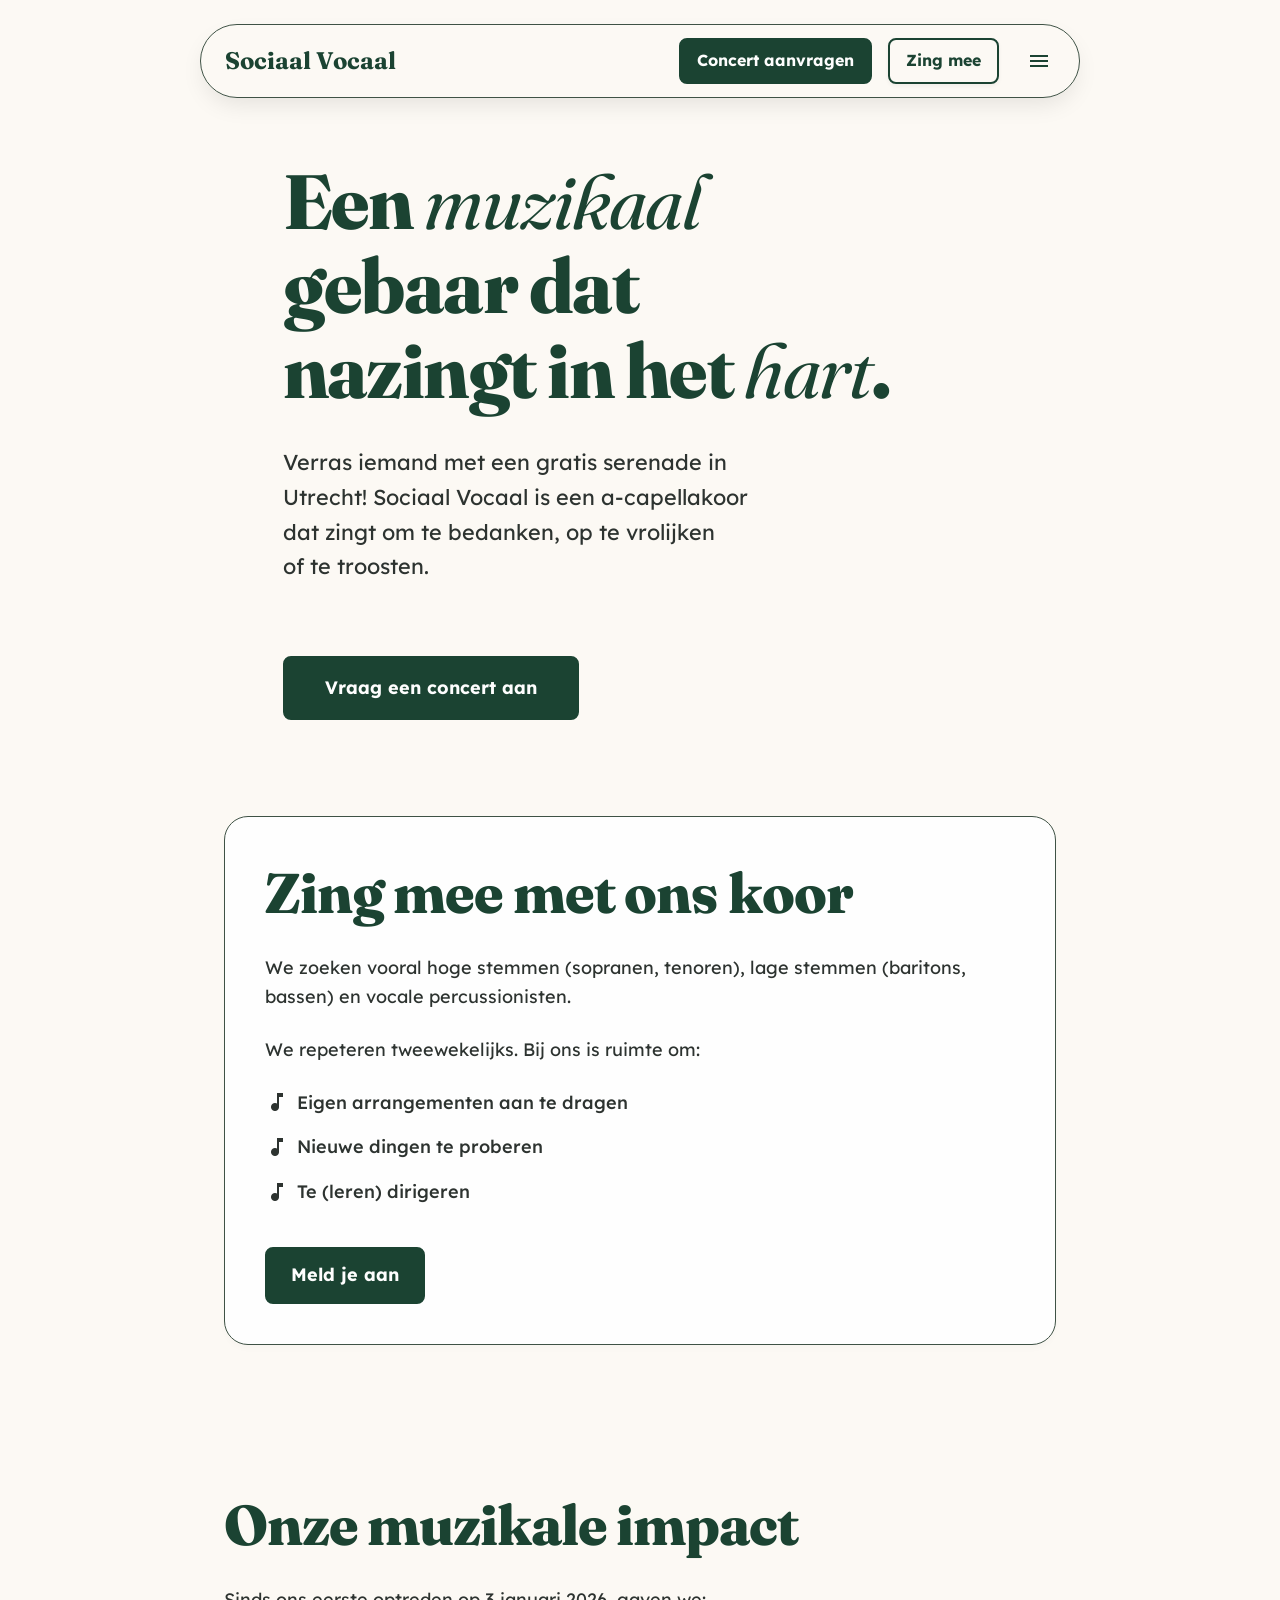
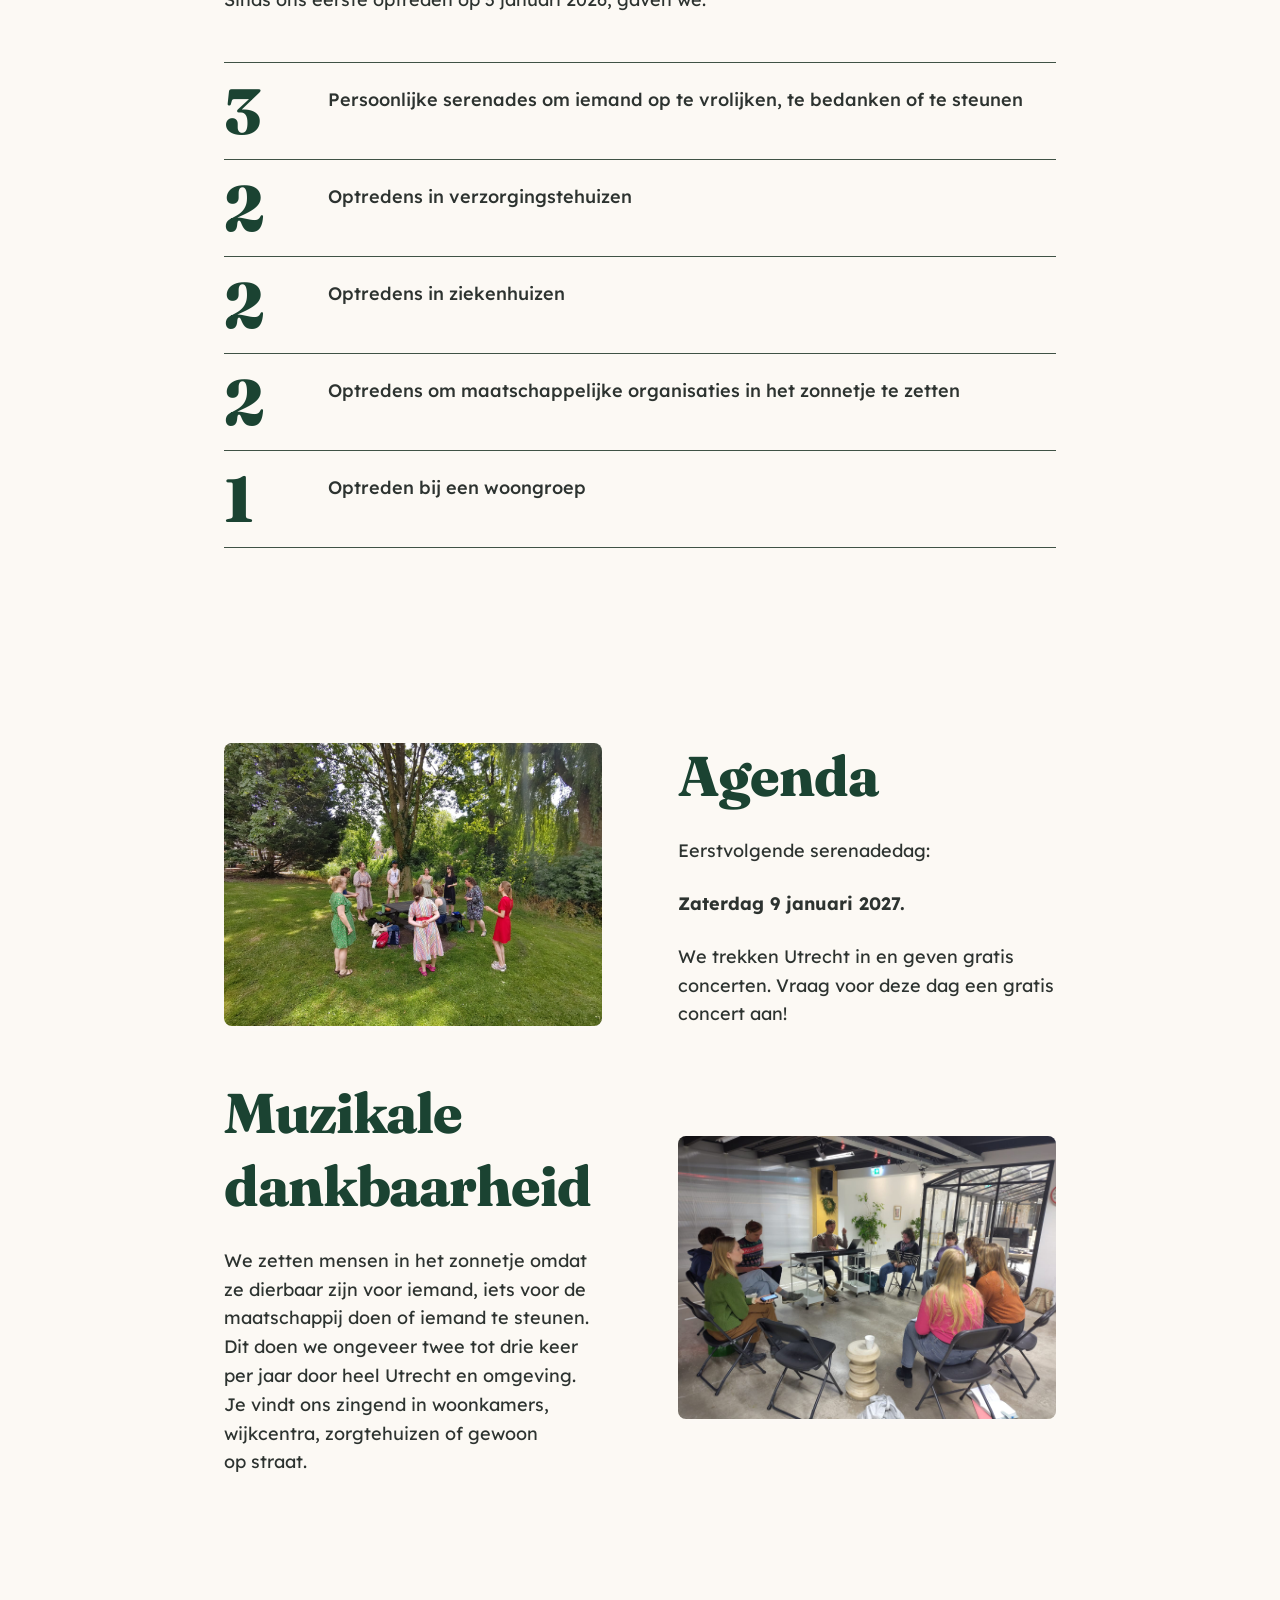
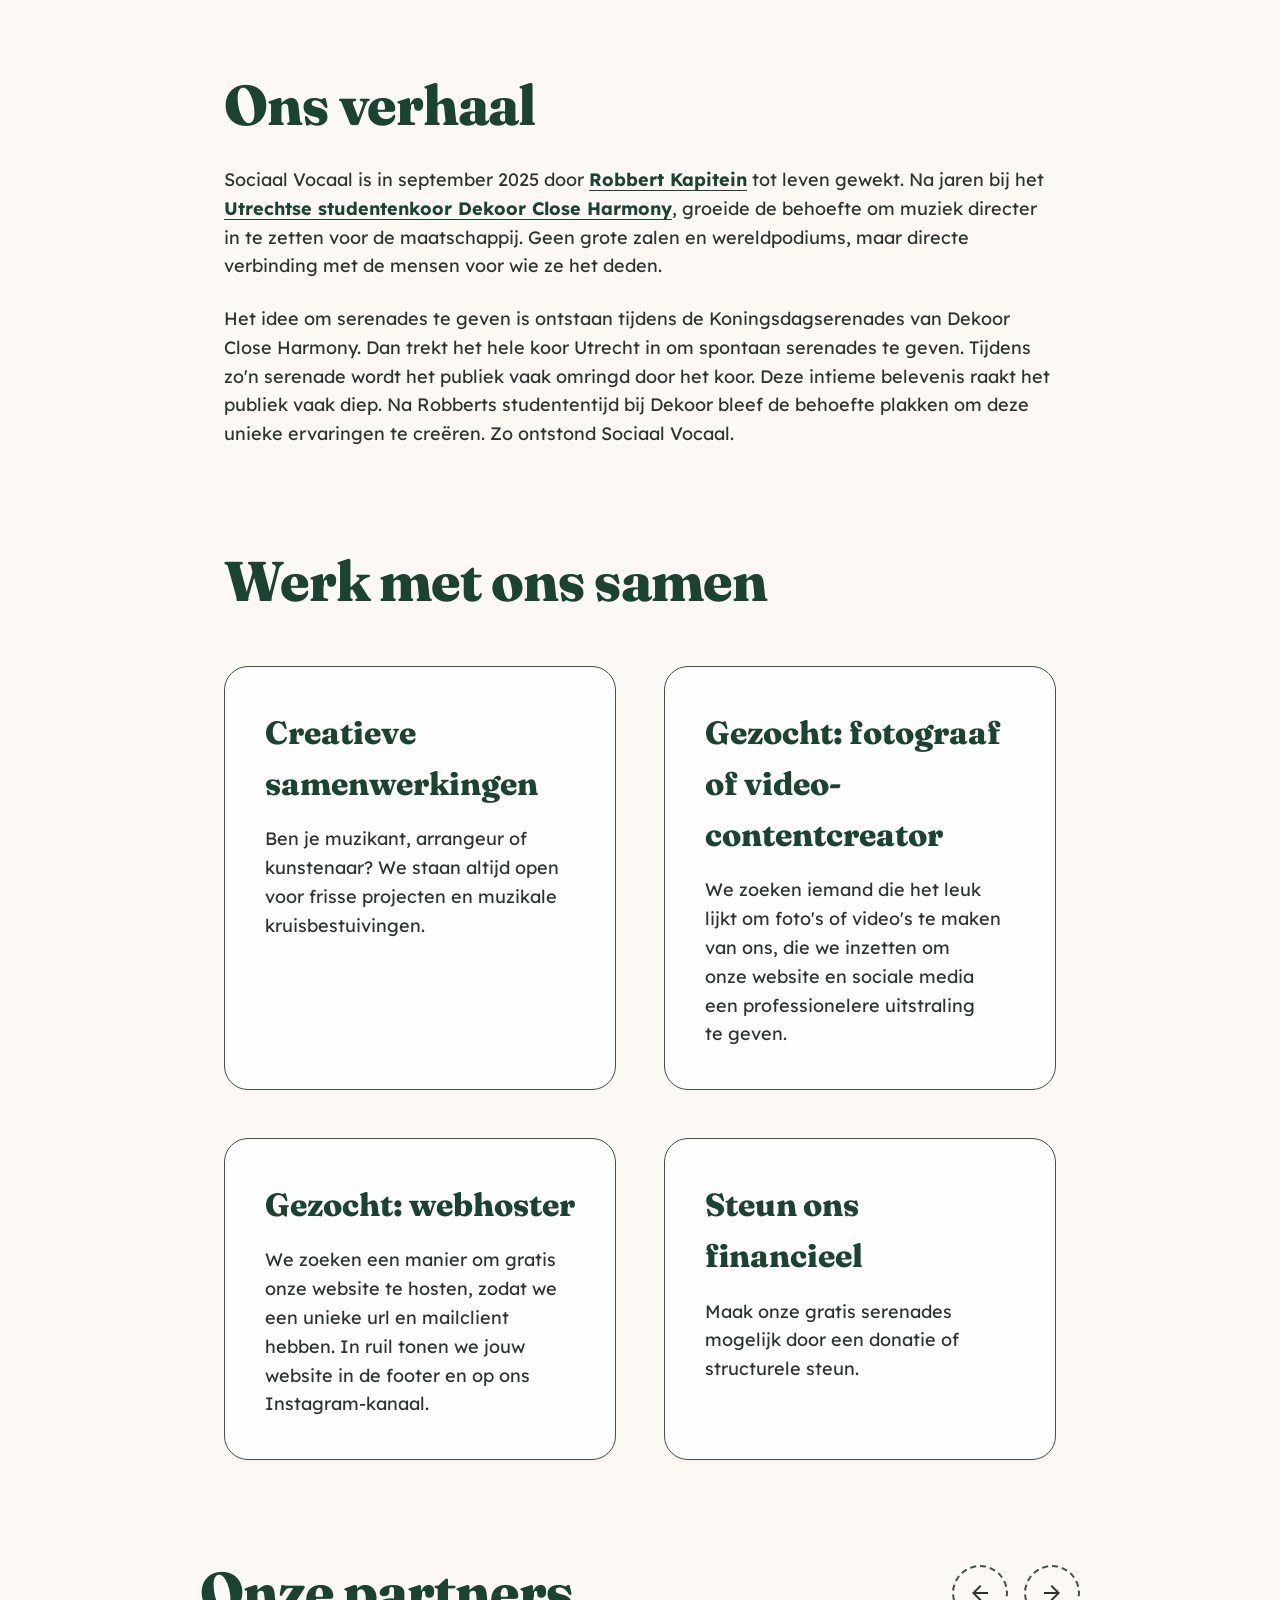
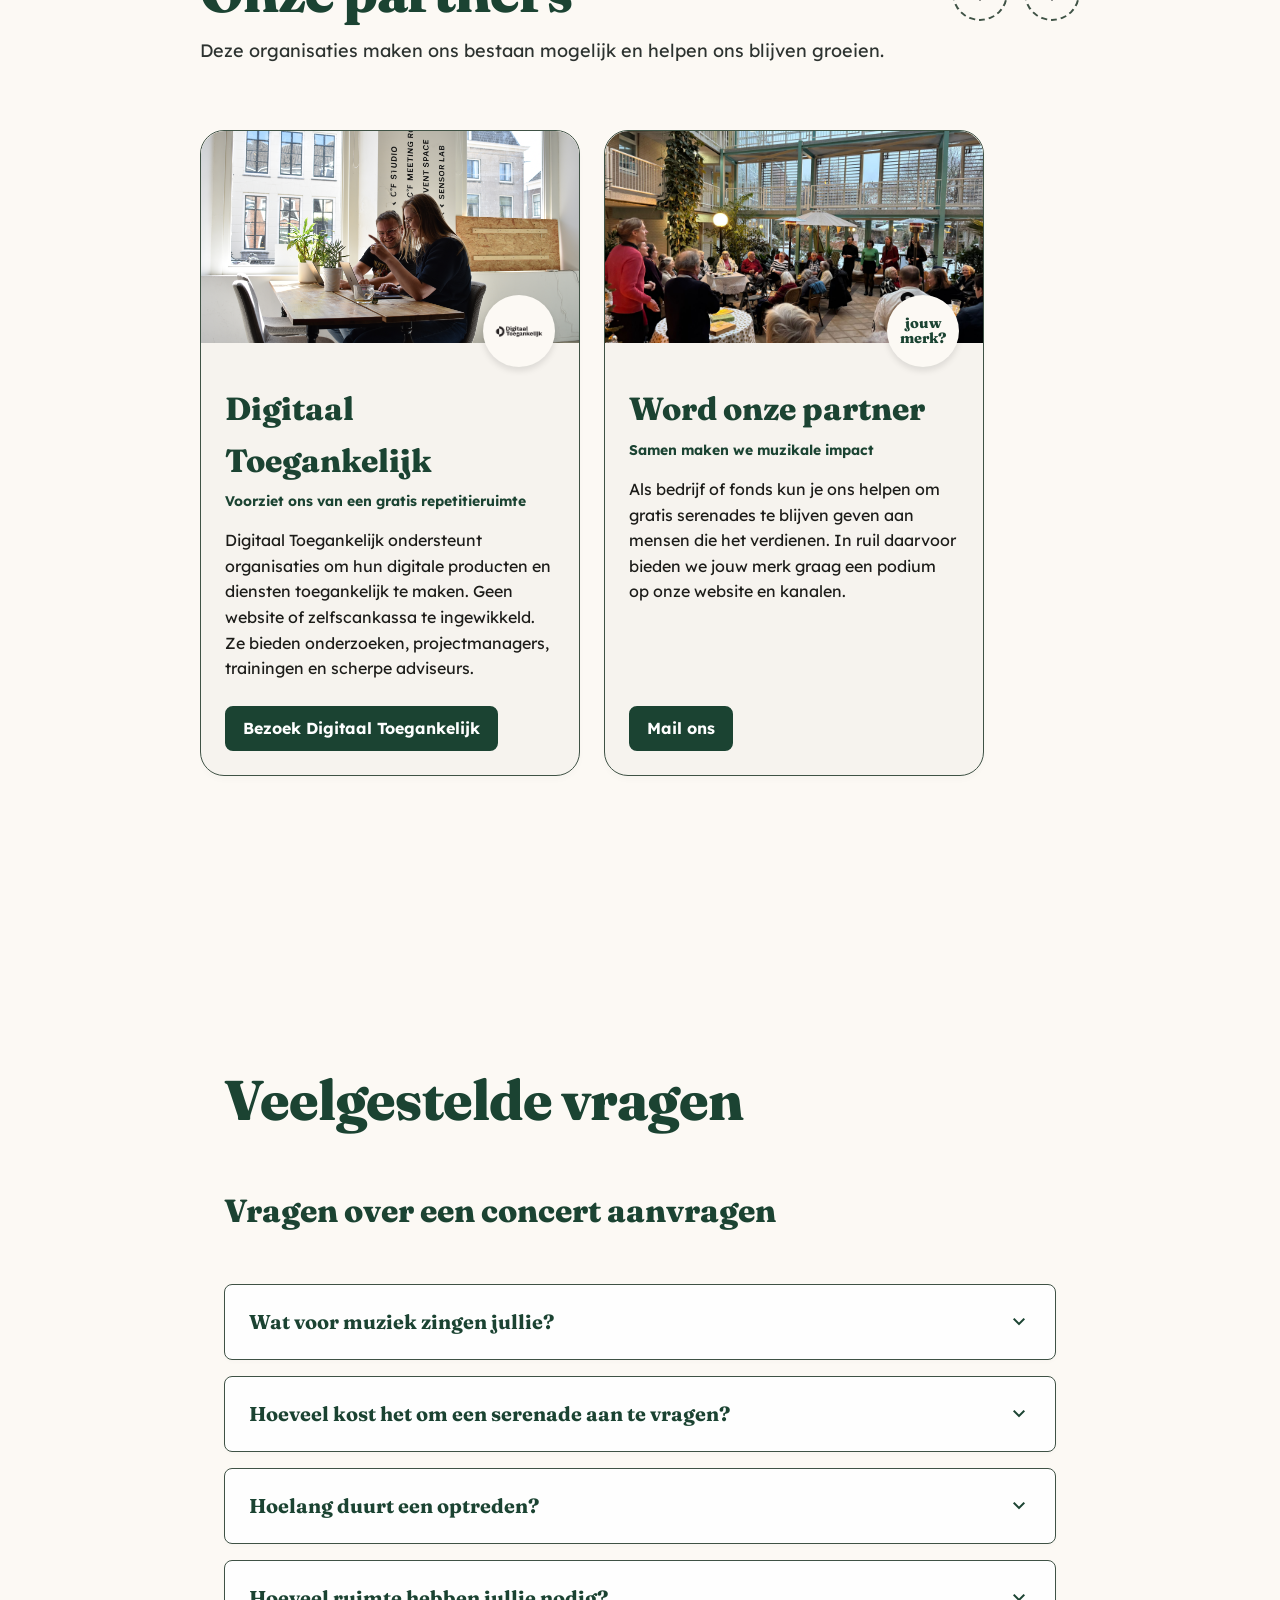
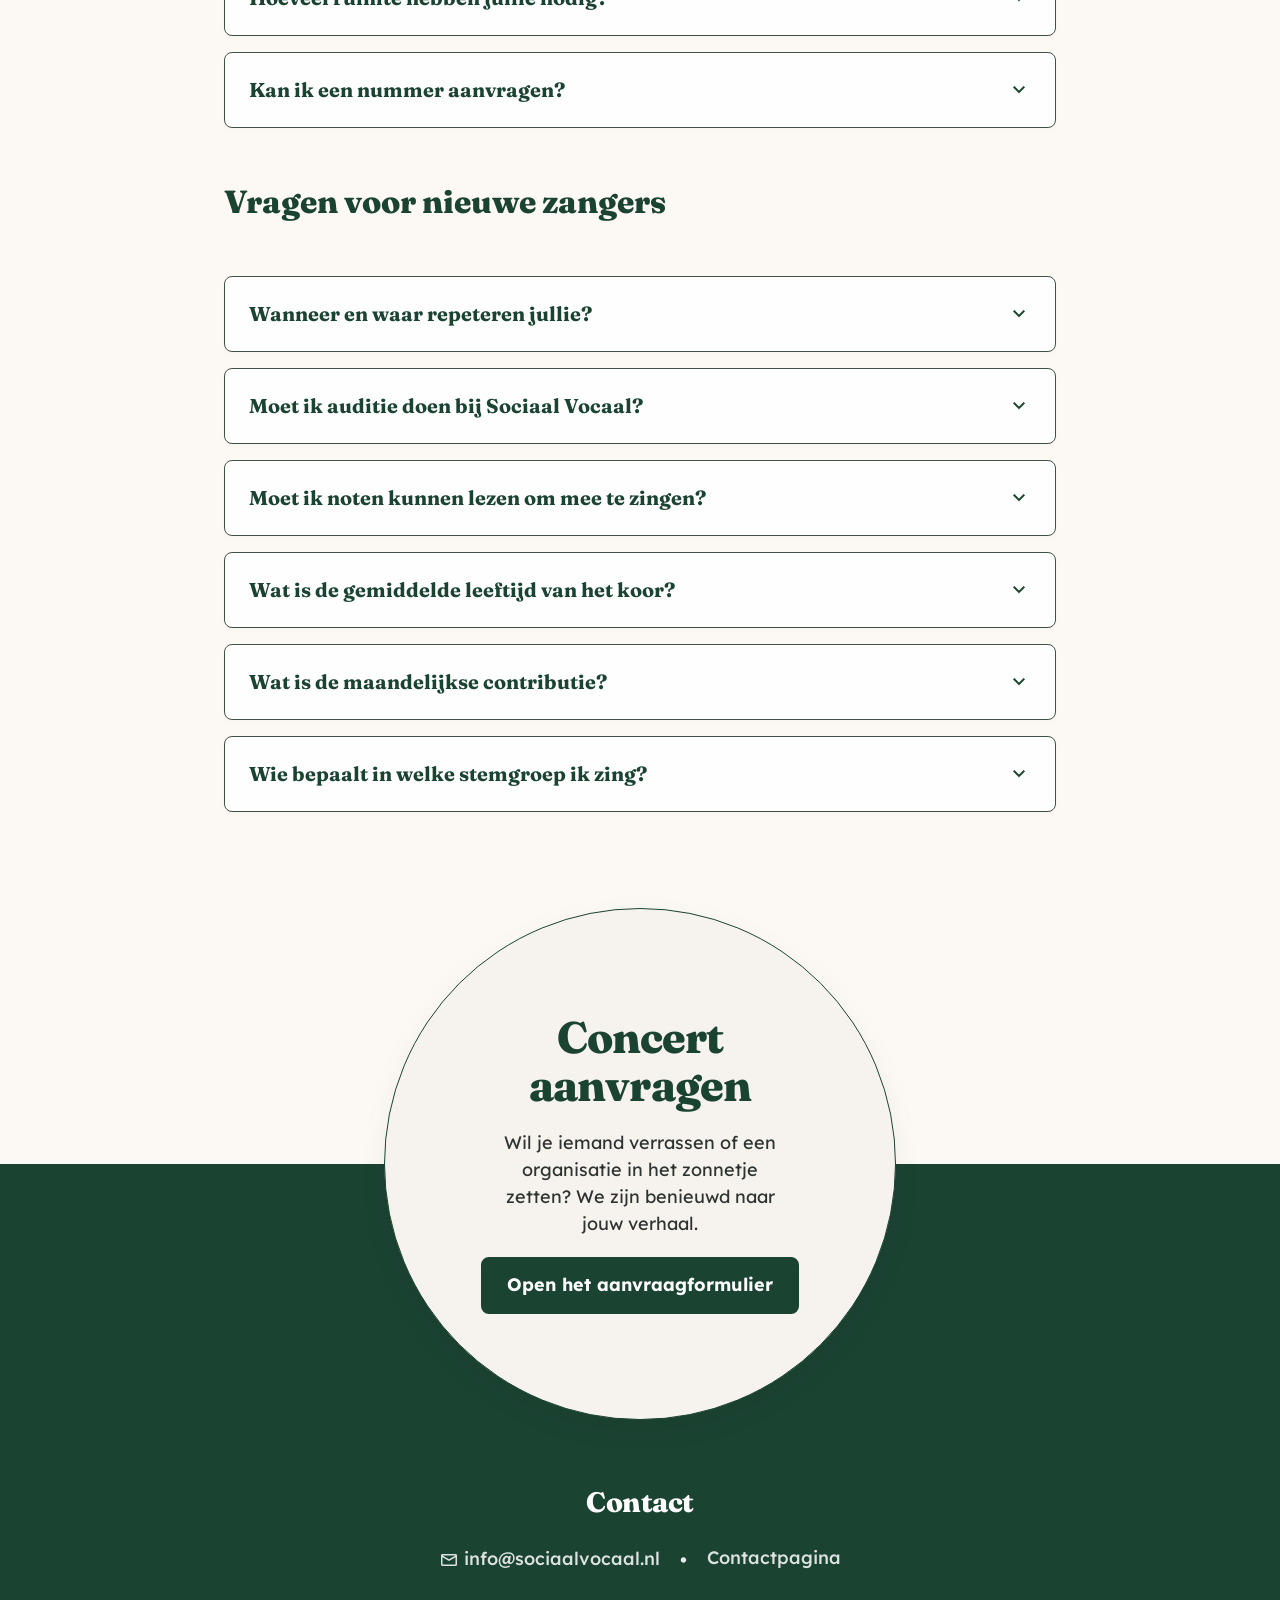
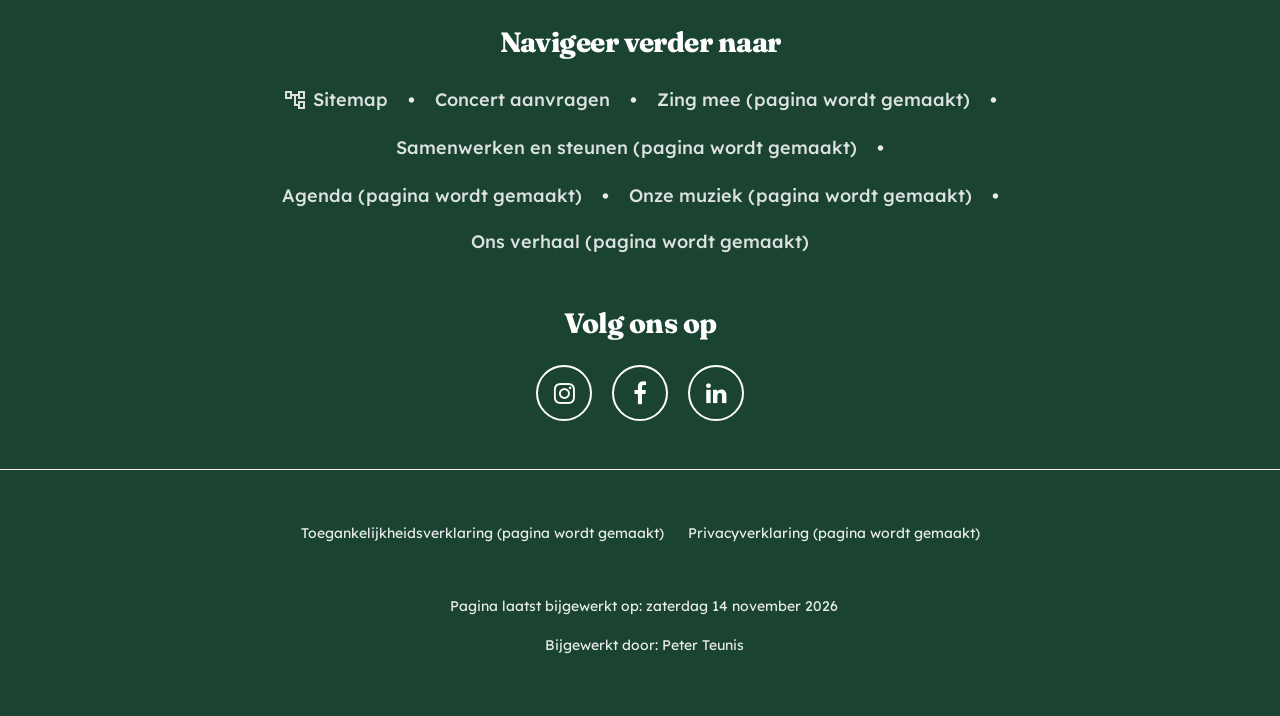
<file: index.html>
<!DOCTYPE html>
<html lang="nl">
<head>
    <meta charset="utf-8"/>
    <meta name="viewport" content="width=device-width, initial-scale=1.0"/>
    <title>Verras met een gratis serenade in Utrecht | Sociaal Vocaal</title>
    <meta name="description" content="Verras iemand met een gratis serenade in Utrecht! Sociaal Vocaal is een a-capellakoor dat zingt om te bedanken, op te vrolijken of te troosten.">
    <!-- Note to self: update later hieronder de canonical met jullie definitieve, beveiligde url. Dat is goed voor de SEO. -->
    <link rel="canonical" href="https://sociaalvocaal.nl/" />
    <link rel="stylesheet" href="index.css">
    <link rel="preconnect" href="https://fonts.googleapis.com">
    <link rel="preconnect" href="https://fonts.gstatic.com" crossorigin>
    <link href="https://fonts.googleapis.com/css2?family=Lexend:wght@300;400;500;600;700&display=swap" rel="stylesheet">
    <link href="https://fonts.googleapis.com/css2?family=Fraunces:ital,opsz,wght@0,9..144,100..900;1,9..144,100..900&display=swap" rel="stylesheet">
    <link href="https://fonts.googleapis.com/css2?family=Material+Symbols+Outlined:wght,FILL@100..700,0..1&display=swap" rel="stylesheet"/>
    <link rel="stylesheet" href="https://cdnjs.cloudflare.com/ajax/libs/font-awesome/4.7.0/css/font-awesome.min.css">
</head>

<body>
<!-- Floating Pill Header met ingebouwde skiplinks-hub -->

<header id="main-header" class="floating-pill" role="banner">
    
    <!-- Skip-links Hub (Verborgen totdat je Tab gebruikt) -->
    <nav aria-label="Snelkoppelingen" class="skip-links-hub">
        <ul class="skip-list">
            <li><a href="#hoofdinhoud" class="skip-btn">Naar hoofdinhoud</a></li>
            <li><a href="/gratis-concert-aanvragen" class="skip-btn">Direct concert aanvragen</a></li>
            <li><a href="/sitemap" class="skip-btn">Naar sitemap</a></li>
        </ul>
    </nav>

    <!-- De altijd zichtbare basis van de pil -->
    <div class="pill-bar">
        <!-- Slim logo dat animeert bij scrollen -->
        <a href="/index" class="logo-link" aria-label="Sociaal Vocaal startpagina">
            <span class="logo-text-container">
                <span class="logo-full">Sociaal Vocaal</span>
                <span class="logo-short" aria-hidden="true">SV</span>
            </span>
        </a>

        <!-- Actieknoppen en menu-toggle -->
        <div class="pill-actions">
            <!-- Desktop acties: visueel verborgen op mobiel om de pil compact te houden -->
            <a href="/gratis-concert-aanvragen" class="btn btn-primary btn-small desktop-only">Concert aanvragen</a>
            <a href="#doe-mee" class="btn btn-white btn-small desktop-only">Zing mee</a>
            
            <button id="menu-toggle" class="menu-btn" aria-expanded="false" aria-controls="morphing-menu" aria-label="Open hoofdmenu">
                <span class="menu-btn-text sr-only">Menu</span>
                <span class="material-symbols-outlined icon-open" aria-hidden="true">menu</span>
                <span class="material-symbols-outlined icon-close" aria-hidden="true">close</span>
            </button>
        </div>
    </div>

<!-- Het uitrekkende Bento-menu -->
    <nav id="morphing-menu" class="morphing-container" aria-label="Hoofdmenu">
        <div class="menu-inner">
            <div class="menu-bento-grid">
                
                <div class="menu-bento-item card-white">
                    <p id="menu-snel-regelen" class="menu-heading">Snel regelen</p>
                    <ul class="menu-list" aria-labelledby="menu-snel-regelen">
                        <li><a href="/contact">Contact</a></li>
                        <li><a href="/gratis-concert-aanvragen">Gratis concert aanvragen</a></li>
                        <li><a href="#doe-mee">Zing mee in ons koor (pagina wordt gemaakt)</a></li>
                    </ul>
                </div>
                
                <div class="menu-bento-item card-white">
                    <p id="menu-ontdekken" class="menu-heading">Ontdekken</p>
                    <ul class="menu-list" aria-labelledby="menu-ontdekken">
                        <li><a href="#agenda">Agenda (pagina wordt gemaakt)</a></li>
                        <li><a href="#">Onze muziek (pagina wordt gemaakt)</a></li>
                        <li><a href="#ons-verhaal">Ons verhaal (pagina wordt gemaakt)</a></li>
                    </ul>
                </div>
                
                <div class="menu-bento-item card-white">
                    <p id="menu-samenwerken" class="menu-heading">Samenwerken & steunen</p>
                    <ul class="menu-list" aria-labelledby="menu-samenwerken">
                        <li><a href="#samenwerken">Artistiek samenwerken (pagina wordt gemaakt)</a></li>
                        <li><a href="#samenwerken">Zakelijk (pagina wordt gemaakt)</a></li>
                        <li><a href="#samenwerken">Steun ons (pagina wordt gemaakt)</a></li>
                    </ul>
                </div>

            </div>
        </div>
    </nav>
    
</header>

<main id="hoofdinhoud" tabindex="-1">

    <section class="hero-section section-padding">
        <div class="container">
            <div class="hero-content">
                <h1 class="hero-heading">
                    Een <span class="font-italic">muzikaal</span> gebaar dat nazingt in het&nbsp;<span class="font-italic">hart</span>.
                </h1>   
                    <p class="hero-lead">
                    Verras iemand met een gratis serenade in Utrecht! Sociaal Vocaal is een a-capellakoor dat zingt om te bedanken, op te vrolijken of te&nbsp;troosten.
                    </p>
                <a href="gratis-concert-aanvragen" class="btn btn-primary btn-large mt-large">Vraag een concert aan</a>
            </div>
        </div>
    </section>

    <section id="doe-mee" tabindex="-1">
        <div class="container max-w-content">
            
            <div class="bento-item card-white mb-large">
                <h2>Zing mee met ons koor</h2>
                <p>We zoeken vooral hoge stemmen (sopranen, tenoren), lage stemmen (baritons, bassen) en vocale percussionisten</bold>.</p> 
                <p>We repeteren tweewekelijks. Bij ons is ruimte om:</p>
                <ul class="check-list">
                    <li><span class="material-symbols-outlined" aria-hidden="true">music_note</span> Eigen arrangementen aan te dragen</li>
                    <li><span class="material-symbols-outlined" aria-hidden="true">music_note</span> Nieuwe dingen te proberen</li>
                    <li><span class="material-symbols-outlined" aria-hidden="true">music_note</span> Te (leren) dirigeren</li>
                </ul>
                <div>
                    <a href="mailto:info@sociaalvocaal.nl" class="btn btn-primary">Meld je aan</a>
                </div>
                <span class="material-symbols-outlined bg-icon" aria-hidden="true">music_note</span>
            </div>
      </section>

<!-- Onze muzikale impact -->
    <section id="onze-impact" class="container section-padding" tabindex="-1">
        <div class="max-w-content">
            <h2>Onze muzikale impact</h2>
            <p>Sinds ons eerste optreden op 3 januari 2026, gaven we:</p>
            
            <dl class="impact-list mt-large">
                <div class="impact-row">
                    <dt class="impact-term">Persoonlijke serenades om iemand op te vrolijken, te bedanken of te steunen</dt>
                    <dd class="impact-number">3</dd>
                </div>
                <div class="impact-row">
                    <dt class="impact-term">Optredens in verzorgingstehuizen</dt>
                    <dd class="impact-number">2</dd>
                </div>
                <div class="impact-row">
                    <dt class="impact-term">Optredens in ziekenhuizen</dt>
                    <dd class="impact-number">2</dd>
                </div>
                <div class="impact-row">
                    <dt class="impact-term">Optredens om maatschappelijke organisaties in het zonnetje te zetten</dt>
                    <dd class="impact-number">2</dd>
                </div>
                <div class="impact-row">
                    <dt class="impact-term">Optreden bij een woongroep</dt>
                    <dd class="impact-number">1</dd>
                </div>
            </dl>
        </div>
    </section>

    <section class="section-padding">
        <div class="container">
            
            <!-- Rij 1: Concertdata (Desktop: Afbeelding links, Tekst rechts) -->
            <div class="zigzag-row">
                <div class="zigzag-content">
                    <h2 id="agenda">Agenda</h2>
                    <p>Eerstvolgende serenadedag:</p> 
                    <p><strong>Zaterdag 9 januari 2027.</strong></p>
                    <p>We trekken Utrecht in en geven gratis concerten. Vraag voor deze dag een gratis concert aan!</p>
                </div>
                <div class="zigzag-media">
                    <img class="img-shadow zigzag-img" src="Afbeeldingen/Serenade 1.jpg" alt="Groepsfoto van 10 leden van Sociaal Vocaal." loading="lazy">
                </div>
            </div>

            <!-- Rij 2: Muzikale dankbaarheid (Desktop: Tekst links, Afbeelding rechts) -->
            <div class="zigzag-row">
                <div class="zigzag-content">
                    <h2>Muzikale dankbaarheid</h2>
                    <p>We zetten mensen in het zonnetje omdat ze dierbaar zijn voor iemand, iets voor de maatschappij doen of iemand te steunen. Dit doen we ongeveer twee tot drie keer per jaar door heel Utrecht en omgeving. Je vindt ons zingend in woonkamers, wijkcentra, zorgtehuizen of gewoon op straat.</p>
                </div>
                <div class="zigzag-media">
                    <img class="img-shadow zigzag-img" src="Afbeeldingen/Repetitie.jpeg" alt="Het koor zit tijdens een repetitie in een cirkel op klapstoeltjes." loading="lazy">
                </div>
            </div>
        </div>
    </section>

    <section id="ons-verhaal" class="container section-padding" tabindex="-1">
        <div class="max-w-content">
            <h2>Ons verhaal</h2>
            <p>Sociaal Vocaal is in september 2025 door <a href="https://www.linkedin.com/in/robbert-kapitein-44b757111/" class="text-link">Robbert Kapitein</a> tot leven gewekt. Na jaren bij het <a href="https://www.dekoor.nl/" class="text-link">Utrechtse studentenkoor Dekoor Close Harmony</a>, groeide de behoefte om muziek directer in te zetten voor de maatschappij. Geen grote zalen en wereldpodiums, maar directe verbinding met de mensen voor wie ze het deden.</p>
            <p>Het idee om serenades te geven is ontstaan tijdens de Koningsdagserenades van Dekoor Close Harmony. Dan trekt het hele koor Utrecht in om spontaan serenades te geven. Tijdens zo'n serenade wordt het publiek vaak omringd door het koor. Deze intieme belevenis raakt het publiek vaak diep. Na Robberts studententijd bij Dekoor bleef de behoefte plakken om deze unieke ervaringen te creëren. Zo ontstond Sociaal Vocaal.</p>
        </div>
    </section>



    <section id="samenwerken" tabindex="-1">
          <div class="container">
              <div class="mb-large">
                  <h2>Werk met ons samen</h2>
              </div>
              <div class="grid grid-2-col">
                  <div class="bento-item card-white">
                      <h3 class="text-primary">Creatieve samenwerkingen</h3>
                      <p>Ben je muzikant, arrangeur of kunstenaar? We staan altijd open voor frisse projecten en muzikale kruisbestuivingen.</p>
                  </div>
                  
                  <div class="bento-item card-white">
                      <h3 class="text-primary">Gezocht: fotograaf of video-contentcreator</h3>
                      <p>We zoeken iemand die het leuk lijkt om foto's of video's te maken van ons, die we inzetten om onze website en sociale media een professionelere uitstraling te geven.</p>
                  </div>
                  
                  <div class="bento-item card-white">
                      <h3 class="text-primary">Gezocht: webhoster</h3>
                      <p>We zoeken een manier om gratis onze website te hosten, zodat we een unieke url en mailclient hebben. In ruil tonen we jouw website in de footer en op ons Instagram-kanaal.</p>
                  </div>
                  
                  <div class="bento-item card-white">
                      <h3 class="text-primary">Steun ons financieel</h3>
                      <p>Maak onze gratis serenades mogelijk door een donatie of structurele steun.</p>
                  </div>
              </div>
          </div>
     </section>

<!-- ==========================================================================
Sponsor-/partnercarrousel
========================================================================== -->

<section class="sponsor-sectie section-padding" aria-labelledby="sponsor-titel">
        <div class="container">
            <div class="sponsor-header mb-large">
                <h2 id="sponsor-titel">Onze partners</h2>
                <p class="sponsor-description">Deze organisaties maken ons bestaan mogelijk en helpen ons blijven groeien.</p>
                
                <!-- Progressieve verrijking: verborgen totdat JS laadt -->
                <div class="carousel-controls" hidden>
                    <button type="button" class="carousel-btn prev-btn" aria-label="Vorige partners" disabled>
                        <span class="material-symbols-outlined" aria-hidden="true">arrow_back</span>
                    </button>
                    <button type="button" class="carousel-btn next-btn" aria-label="Volgende partners">
                        <span class="material-symbols-outlined" aria-hidden="true">arrow_forward</span>
                    </button>
                </div>
            </div> 
        </div>

    <ul class="sponsor-track" 
        role="list" 
        tabindex="0" 
        aria-label="Sponsors, gebruik pijltjestoetsen om te scrollen"
        aria-roledescription="carousel">
        
        <!-- Kaart 1 -->
        <li class="sponsor-card card-white" role="listitem" aria-roledescription="slide">
            <article class="card-content">
                <div class="card-media">
                    <img src="Afbeeldingen/Sfeerbeeld Digitaal Toegankelijk.JPG" alt="" class="card-afbeelding" loading="lazy">
                    <picture class="card-logo">
                        <!-- De browser toont deze afbeelding als de gebruiker donkere modus heeft -->
                        <source srcset="Afbeeldingen/DT-logo-primair-licht-zonderAchtergrond.png" alt="Logo Digitaal Toegankelijk" media="(prefers-color-scheme: dark)">
                        <!-- De browser toont deze afbeelding in de lichte modus, of als de browser de picture-tag niet snapt -->
                        <img src="Afbeeldingen/DT-logo-primair-donker-zonderAchtergrond.png" alt="Logo Digitaal Toegankelijk">
                    </picture>
                </div>
                <div class="card-body">
                    <h3 class="card-titel">Digitaal Toegankelijk</h3>
                    <span class="card-tagline font-bold text-primary">Voorziet ons van een gratis repetitieruimte</span>
                    <p class="card-tekst">Digitaal Toegankelijk ondersteunt organisaties om hun digitale producten en diensten toegankelijk te maken. Geen website of zelfscankassa te ingewikkeld. Ze bieden onderzoeken, projectmanagers, trainingen en scherpe adviseurs.</p>
                    <a href="https://digitaaltoegankelijk.nl" class="btn btn-primary btn-small card-cta">Bezoek Digitaal Toegankelijk</a>
                </div>
            </article>
        </li>

        <!-- Kaart 2: Werving nieuwe partners -->
        <li class="sponsor-card card-white" role="listitem" aria-roledescription="slide">
            <article class="card-content">
                <div class="card-media">
                    <img src="Afbeeldingen/Kerstoptreden.jpeg" alt="" class="card-afbeelding" loading="lazy">
                    <div class="card-logo placeholder-logo">Jouw merk?</div>
                </div>
                <div class="card-body">
                    <h3 class="card-titel">Word onze partner</h3>
                    <span class="card-tagline font-bold text-primary">Samen maken we muzikale impact</span>
                    <p class="card-tekst">Als bedrijf of fonds kun je ons helpen om gratis serenades te blijven geven aan mensen die het verdienen. In ruil daarvoor bieden we jouw merk graag een podium op onze website en kanalen.</p>
                    <a href="mailto:info@sociaalvocaal.nl" class="btn btn-primary btn-small card-cta">Mail ons</a>
                </div>
            </article>
        </li>        

    </ul>

    </section>

    <section class="section-padding faq-section">
        <div class="container max-w-content">
            <h2>Veelgestelde vragen</h2>
            
            <!-- Categorie 1: Concert aanvragen -->
            <h3 class="mt-large">Vragen over een concert aanvragen</h3>
            <div class="faq-list mt-large">
                
                <details class="faq-item">
                    <summary class="faq-summary">
                        <h4>Wat voor muziek zingen jullie?</h4>
                        <span class="material-symbols-outlined faq-icon" aria-hidden="true">expand_more</span>
                    </summary>
                    <div class="faq-content">
                        <p>Onze stijl is een levendige mix van moderne pop, jazz-standaarden en tijdloze klassiekers, allemaal uitgevoerd in eigen close-harmony arrangementen.</p>
                    </div>
                </details>

                <details class="faq-item">
                    <summary class="faq-summary">
                        <h4>Hoeveel kost het om een serenade aan te vragen?</h4>
                        <span class="material-symbols-outlined faq-icon" aria-hidden="true">expand_more</span>
                    </summary>
                    
                    <div class="faq-content"> 
                        <div class="faq-sub-content">
                            <h5 class="text-primary">Voor mensen die een serenade verdienen</h5>
                            <p>Niets, voor hen is het gratis!</p>
                            <p>Voorbeelden:</p>
                            
                            <ul class="check-list">
                                <li><span class="material-symbols-outlined text-primary" aria-hidden="true">music_note</span> Een persoon of een groep troosten of bedanken.</li>
                                <li><span class="material-symbols-outlined text-primary" aria-hidden="true">music_note</span> Een persoon of groep in het zonnetje te zetten voor een maatschappelijke prestatie.</li>
                                <li><span class="material-symbols-outlined text-primary" aria-hidden="true">music_note</span> Hetzelfde geldt voor goede doelen, behalve als het onderdeel is van een randprogramma.</li>
                            </ul>
                            
                            <h5 class="text-primary mt-large">Betaalde concerten</h5>
                            <p>Daar vragen we een kleine vergoeding voor. Met dit geld investeren we volledig in het neerzetten van betekenisvolle concerten. Mail naar info@sociaalvocaal.nl en vraag naar de mogelijkheden.</p>
                            <p>Voorbeelden:</p>
                            
                            <ul class="check-list">
                                <li><span class="material-symbols-outlined text-primary" aria-hidden="true">music_note</span> Muzikale invulling van een programma.</li>
                                <li><span class="material-symbols-outlined text-primary" aria-hidden="true">music_note</span> Evenementen.</li>
                                <li><span class="material-symbols-outlined text-primary" aria-hidden="true">music_note</span> Feesten en partijen.</li>
                            </ul>
                        </div>
                    </div>
                </details>

                <details class="faq-item">
                    <summary class="faq-summary">
                        <h4>Hoelang duurt een optreden?</h4>
                        <span class="material-symbols-outlined faq-icon" aria-hidden="true">expand_more</span>
                    </summary>
                    <div class="faq-content">
                        <p>Tussen de 15 en 35 minuten.</p>
                    </div>
                </details>

                <details class="faq-item">
                    <summary class="faq-summary">
                        <h4>Hoeveel ruimte hebben jullie nodig?</h4>
                        <span class="material-symbols-outlined faq-icon" aria-hidden="true">expand_more</span>
                    </summary>
                    <div class="faq-content">
                        <p>Op dit moment bestaat ons koor uit 12 mensen. Met wat proppen past dit in kleine ruimtes. Het is fijn als we even van een wc gebruik kunnen maken en ons waterflesje kunnen bijvullen.</p>
                    </div>
                </details>

                <details class="faq-item">
                    <summary class="faq-summary">
                        <h4>Kan ik een nummer aanvragen?</h4>
                        <span class="material-symbols-outlined faq-icon" aria-hidden="true">expand_more</span>
                    </summary>
                    <div class="faq-content">
                        <p>Je kan het altijd vragen. Doe dit zo vroeg als mogelijk. Het kost namelijk veel tijd om een nummer in te studeren. Of het lukt hangt er vanaf of er een koorversie beschikbaar is, of we deze moeten schrijven en hoeveel tijd er nog beschikbaar is om het nummer in te studeren.</p>
                    </div>
                </details>
            </div>

            <!-- Categorie 2: Nieuwe zangers -->
            <h3 class="mt-large">Vragen voor nieuwe zangers</h3>
            <div class="faq-list mt-large">
                
                <details class="faq-item">
                    <summary class="faq-summary">
                        <h4>Wanneer en waar repeteren jullie?</h4>
                        <span class="material-symbols-outlined faq-icon" aria-hidden="true">expand_more</span>
                    </summary>
                    <div class="faq-content">
                        <p>We repeteren elke twee weken aan de Plompetorengracht 4 in Utrecht. Een prachtige historische plek die perfect past bij onze akoestische stijl.</p>
                    </div>
                </details>

                <details class="faq-item">
                    <summary class="faq-summary">
                        <h4>Moet ik auditie doen bij Sociaal Vocaal?</h4>
                        <span class="material-symbols-outlined faq-icon" aria-hidden="true">expand_more</span>
                    </summary>
                    <div class="faq-content">
                        <p>Nee, op dit moment zijn we een laagdrempelig koor en mag je zo meedoen. Het is wel handig als je ervaring hebt met meerstemmig zingen en je je staande weet te houden zonder de begeleiding van een muziekinstrument.</p>
                    </div>
                </details>

                <details class="faq-item">
                    <summary class="faq-summary">
                        <h4>Moet ik noten kunnen lezen om mee te zingen?</h4>
                        <span class="material-symbols-outlined faq-icon" aria-hidden="true">expand_more</span>
                    </summary>
                    <div class="faq-content">
                        <p>Geen stress. Ja, het is handig als je de basis kent, maar laat je dat niet weerhouden om mee te doen. Neem de tijd om dat te leren. Uiteindelijk moet je weten.</p>
                        <ul class="check-list">
                            <li><span class="material-symbols-outlined text-primary" aria-hidden="true">music_note</span> Wat muziekbalken zijn voor hoge en lage stemmen.</li>
                            <li><span class="material-symbols-outlined text-primary" aria-hidden="true">music_note</span> Hoelang een noot duurt.</li>
                            <li><span class="material-symbols-outlined text-primary" aria-hidden="true">music_note</span> Wat de muzikale tekens betekenen.</li>
                        </ul>
                        <p>Als je dat weet, dan begrijpen we allameaal wat er gezegd wordt tijdens een repetitie. Alleen als je het leuk vindt kan je je verdiepen in welke toon bij iedere noot hoort en wat akkoorden zijn.</p>
                    </div>
                </details>

                <details class="faq-item">
                    <summary class="faq-summary">
                        <h4>Wat is de gemiddelde leeftijd van het koor?</h4>
                        <span class="material-symbols-outlined faq-icon" aria-hidden="true">expand_more</span>
                    </summary>
                    <div class="faq-content">
                        <p>Tussen de 25 en 35 jaar. Ben je scholier, student, al jaren aan het werk of met pensioen? Je bent van harte welkom!</p>
                    </div>
                </details>

                <details class="faq-item">
                    <summary class="faq-summary">
                        <h4>Wat is de maandelijkse contributie?</h4>
                        <span class="material-symbols-outlined faq-icon" aria-hidden="true">expand_more</span>
                    </summary>
                    <div class="faq-content">
                        <p>Er is op dit moment geen maandelijkse contributie. Soms kopen we gezamenlijk de bladmuziek voor een nummer, of hebben we vervoerskosten voor een concert.</p>
                    </div>
                </details>

                <details class="faq-item">
                    <summary class="faq-summary">
                        <h4>Wie bepaalt in welke stemgroep ik zing?</h4>
                        <span class="material-symbols-outlined faq-icon" aria-hidden="true">expand_more</span>
                    </summary>
                    <div class="faq-content">
                        <p>Per nummer verdelen we de stemgroepen op basis van wie wat leuk vindt om te doen en wat nodig is.</p>
                    </div>
                </details>

            </div>
        </div>
    </section>

    <!-- ==========================================================================
    DE CTA-CIRKEL
    ========================================================================== -->
    <section id="concert-aanvragen" class="cta-circle-section" aria-labelledby="cta-title">
        <a href="gratis-concert-aanvragen" class="cta-circle-link cta-bg-surface">
            <div class="cta-circle-content">
                <h2 id="cta-title" class="cta-heading">Concert aanvragen</h2>
                <p class="cta-text">Wil je iemand verrassen of een organisatie in het zonnetje zetten? We zijn benieuwd naar jouw verhaal.</p>
                <span class="btn btn-primary cta-pseudo-btn" aria-hidden="true">Open het aanvraagformulier</span>
            </div>
        </a>
    </section>

    </main>

<!-- ==========================================================================
   FOOTER
========================================================================== -->
<footer class="footer new-footer">
    <nav aria-label="Footer navigatie">
        
        <div class="container footer-centered-layout">
            
            <!-- Visuele Focus 1: Contactgegevens prominent in het midden -->
            <div class="footer-block footer-contact">
                <h2 class="footer-heading">Contact</h2>
                    <ul class="footer-inline-links">
                        <li>
                            <a href="mailto:info@sociaalvocaal.nl" class="footer-primary-link">
                            <span class="material-symbols-outlined" aria-hidden="true">mail</span>
                            info@sociaalvocaal.nl
                            </a>
                        </li>
                        <li>
                            <a href="contact" class="footer-primary-link">
                                Contactpagina
                            </a>
                        </li>
                    </ul>
            </div>

            <!-- Visuele Focus 2: Vlakke, ontspannen sitenavigatie -->
            <div class="footer-block footer-nav">
                <h2 class="footer-heading">Navigeer verder naar</h2>
                <ul class="footer-inline-links">
                    <li><a href="sitemap" class="sitemap-link"><span class="material-symbols-outlined" aria-hidden="true">account_tree</span>Sitemap</a></li>
                    <li><a href="gratis-concert-aanvragen">Concert aanvragen</a></li>
                    <li><a href="#doe-mee">Zing mee (pagina wordt gemaakt)</a></li>
                    <li><a href="#samenwerken">Samenwerken en steunen (pagina wordt gemaakt)</a></li>
                    <li><a href="#">Agenda (pagina wordt gemaakt)</a></li>
                    <li><a href="#">Onze muziek (pagina wordt gemaakt)</a></li>
                    <li><a href="#ons-verhaal">Ons verhaal (pagina wordt gemaakt)</a></li>
                </ul>
            </div>

            <!-- Visuele Focus 3: Grote, ronde social media knoppen -->
            <div class="footer-block footer-socials">
                <h2 class="footer-heading">Volg ons op</h2>
                <ul class="footer-social-list">
                    <li><a href="https://www.instagram.com/sociaal.vocaal/" aria-label="Instagram"><span class="fa fa-instagram" aria-hidden="true"></span></a></li>
                    <li><a href="https://www.facebook.com/" aria-label="Facebook"><span class="fa fa-facebook" aria-hidden="true"></span></a></li>
                    <li><a href="https://www.linkedin.com/company/sociaal-vocaal/" aria-label="LinkedIn"><span class="fa fa-linkedin" aria-hidden="true"></span></a></li>
                </ul>
            </div>
            
        </div>
        
        <!-- De Bottombar -->
        <div class="footer-bottom">
            <div class="container footer-bottom-container">
                <ul class="footer-legal-list">
                    <li><a href="#">Toegankelijkheidsverklaring (pagina wordt gemaakt)</a></li>
                    <li><a href="#">Privacyverklaring (pagina wordt gemaakt)</a></li>
                </ul>
                <div class="footer-meta">
                    <ul>
                        <li><span>Pagina laatst bijgewerkt op: zaterdag 14 november 2026</span></li>
                        <li><span >Bijgewerkt door: <a href="https://www.linkedin.com/in/peter-teunis-64045735/">Peter Teunis</a></span></li>
                    </ul>
                </div>
            </div>
        </div>
        
    </nav>
</footer>

<script src="app.js"></script>

</body>
</html>
</file>
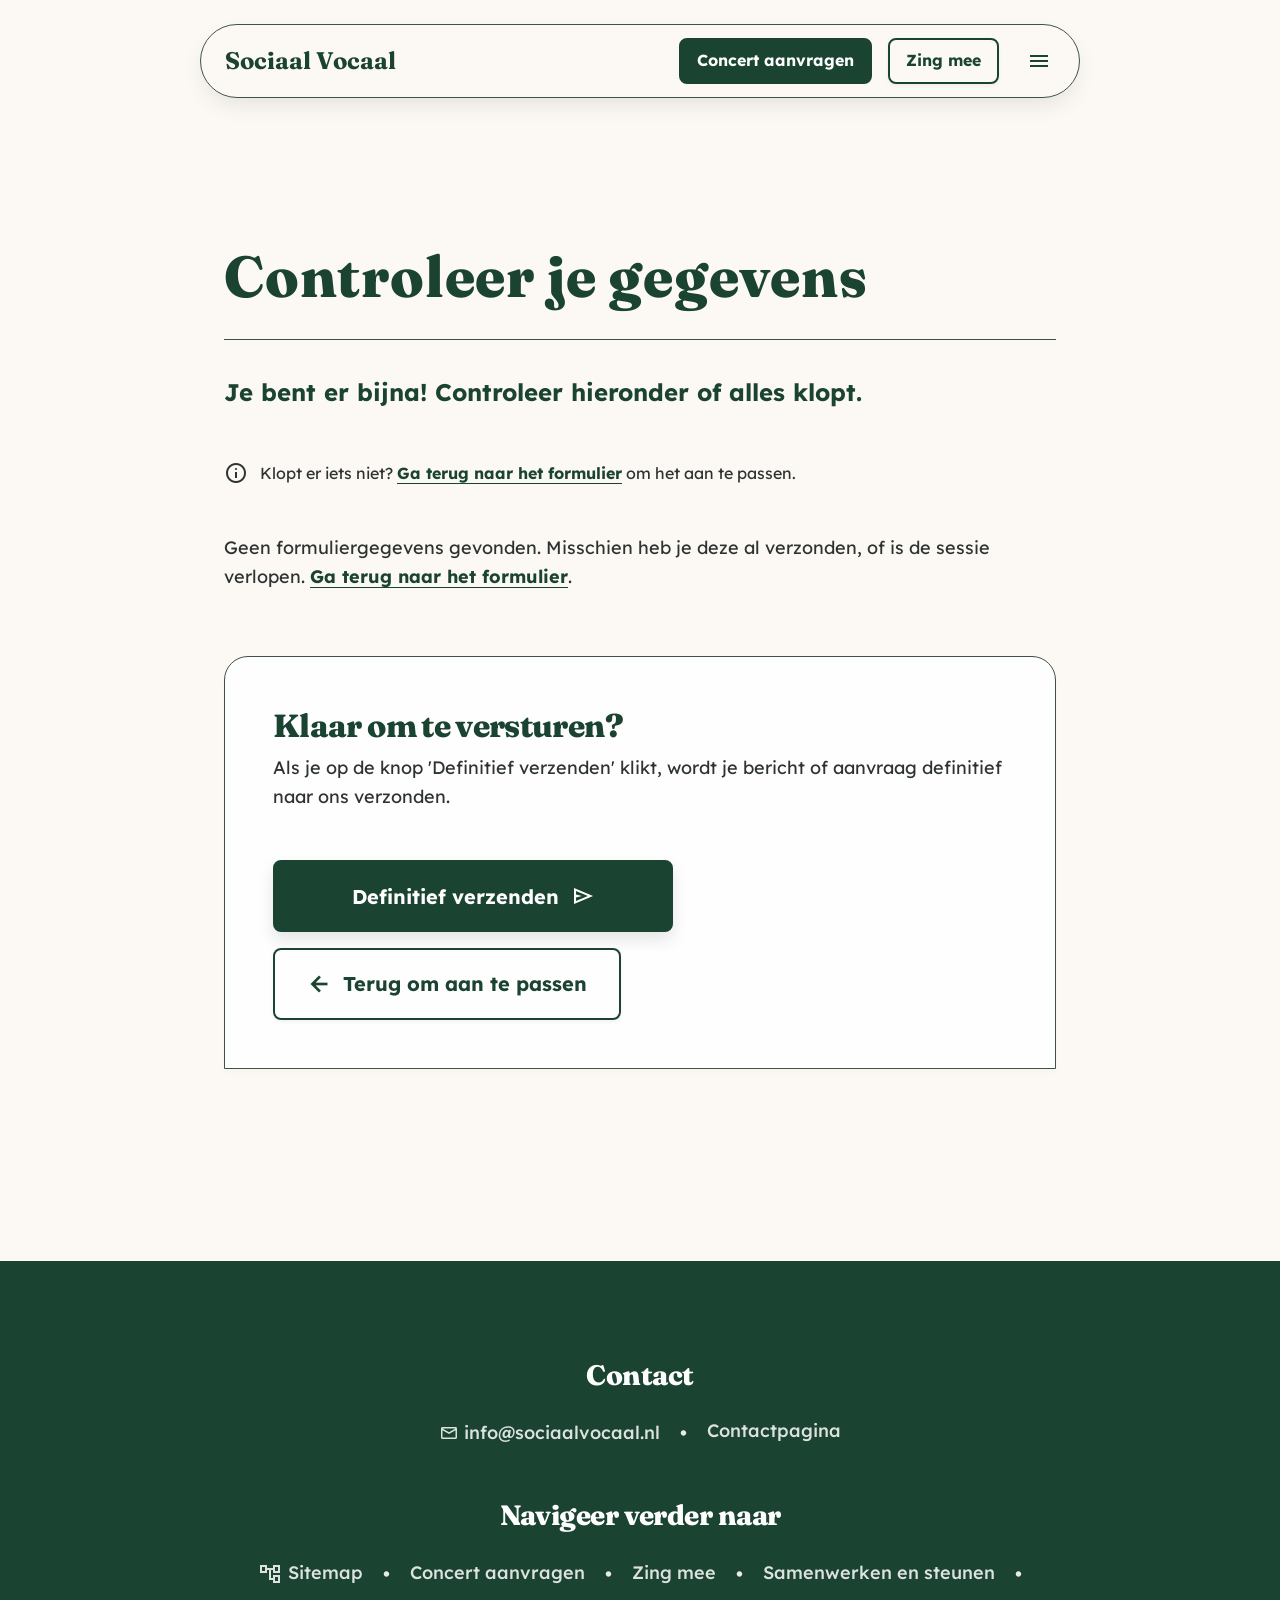
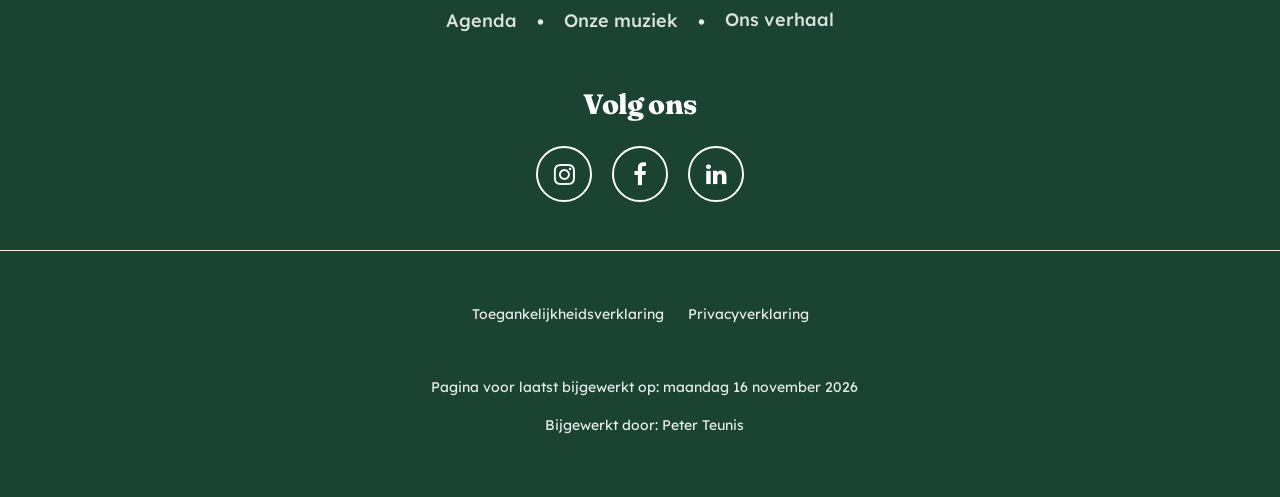
<file: aanvraag-controleren.html>
<!DOCTYPE html>
<html lang="nl">
<head>
    <meta charset="utf-8"/>
    <meta name="viewport" content="width=device-width, initial-scale=1.0"/>
    <title>Controleer je invoer | Sociaal Vocaal</title>
    <meta name="robots" content="noindex, nofollow">
    <!-- Note to self: update later hieronder de canonical met jullie definitieve, beveiligde url. Dat is goed voor de SEO. -->
    <link rel="canonical" href="https://sociaalvocaal.nl/aanvraag-controleren" />
    <link rel="stylesheet" href="index.css">
    <link rel="preconnect" href="https://fonts.googleapis.com">
    <link rel="preconnect" href="https://fonts.gstatic.com" crossorigin>
    <link href="https://fonts.googleapis.com/css2?family=Lexend:wght@300;400;500;600;700&display=swap" rel="stylesheet">
    <link href="https://fonts.googleapis.com/css2?family=Fraunces:ital,opsz,wght@0,9..144,100..900;1,9..144,100..900&display=swap" rel="stylesheet">
    <link href="https://fonts.googleapis.com/css2?family=Material+Symbols+Outlined:wght,FILL@100..700,0..1&display=swap" rel="stylesheet"/>
    <link rel="stylesheet" href="https://cdnjs.cloudflare.com/ajax/libs/font-awesome/4.7.0/css/font-awesome.min.css">
</head>

<body class="auto-hide-header">
<!-- Floating Pill Header met ingebouwde skiplinks-hub -->

<!-- ==========================================================================
0. Inleiding
========================================================================== -->

<header id="main-header" class="floating-pill" role="banner">
    
    <!-- Skip-links Hub (Verborgen totdat je Tab gebruikt) -->
    <nav aria-label="Snelkoppelingen" class="skip-links-hub">
        <ul class="skip-list">
            <li><a href="#hoofdinhoud" class="skip-btn">Naar hoofdinhoud</a></li>
            <li><a href="/gratis-concert-aanvragen" class="skip-btn">Direct concert aanvragen</a></li>
            <li><a href="/sitemap" class="skip-btn">Naar sitemap</a></li>
        </ul>
    </nav>

    <!-- De altijd zichtbare basis van de pil -->
    <div class="pill-bar">
        <!-- Slim logo dat animeert bij scrollen -->
        <a href="/index" class="logo-link" aria-label="Sociaal Vocaal startpagina">
            <span class="logo-text-container">
                <span class="logo-full">Sociaal Vocaal</span>
                <span class="logo-short" aria-hidden="true">SV</span>
            </span>
        </a>

        <!-- Actieknoppen en menu-toggle -->
        <div class="pill-actions">
            <!-- Desktop acties: visueel verborgen op mobiel om de pil compact te houden -->
            <a href="/gratis-concert-aanvragen" class="btn btn-primary btn-small desktop-only">Concert aanvragen</a>
            <a href="index#doe-mee" class="btn btn-white btn-small desktop-only">Zing mee</a>
            
            <button id="menu-toggle" class="menu-btn" aria-expanded="false" aria-controls="morphing-menu" aria-label="Open hoofdmenu">
                <span class="menu-btn-text sr-only">Menu</span>
                <span class="material-symbols-outlined icon-open" aria-hidden="true">menu</span>
                <span class="material-symbols-outlined icon-close" aria-hidden="true">close</span>
            </button>
        </div>
    </div>

<!-- Het uitrekkende Bento-menu -->
    <nav id="morphing-menu" class="morphing-container" aria-label="Hoofdmenu">
        <div class="menu-inner">
            <div class="menu-bento-grid">
                
                <div class="menu-bento-item card-white">
                    <p id="menu-snel-regelen" class="menu-heading">Snel regelen</p>
                    <ul class="menu-list" aria-labelledby="menu-snel-regelen">
                        <li><a href="/contact">Contact</a></li>
                        <li><a href="/gratis-concert-aanvragen">Gratis concert aanvragen</a></li>
                        <li><a href="/index#doe-mee">Zing mee in ons koor</a></li>
                    </ul>
                </div>
                
                <div class="menu-bento-item card-white">
                    <p id="menu-ontdekken" class="menu-heading">Ontdekken</p>
                    <ul class="menu-list" aria-labelledby="menu-ontdekken">
                        <li><a href="#">Agenda</a></li>
                        <li><a href="#">Onze muziek</a></li>
                        <li><a href="/index#ons-verhaal">Ons verhaal</a></li>
                    </ul>
                </div>
                
                <div class="menu-bento-item card-white">
                    <p id="menu-samenwerken" class="menu-heading">Samenwerken & steunen</p>
                    <ul class="menu-list" aria-labelledby="menu-samenwerken">
                        <li><a href="/index#samenwerken">Artistiek samenwerken</a></li>
                        <li><a href="/index#samenwerken">Zakelijk</a></li>
                        <li><a href="/index#samenwerken">Steun ons</a></li>
                    </ul>
                </div>

            </div>
        </div>
    </nav>
    
</header>

<main id="hoofdinhoud" tabindex="-1">
       
    <section class="section-padding">
        <div class="container container-inhoud">
            <h1 class="h1-zonder-hero">Controleer je gegevens</h1>
            <p class="p-intro">Je bent er bijna! Controleer hieronder of alles klopt.</p>
            
            <div class="form-disclaimer mt-large" style="align-items: center;">
                <span class="material-symbols-outlined text-primary" aria-hidden="true">info</span>
                <p>Klopt er iets niet? <a href="#" id="terug-link-tekst" class="text-link">Ga terug naar het formulier</a> om het aan te passen.</p>
            </div>

            <!-- Deze lege lijst wordt door Javascript gevuld -->
            <div id="samenvatting-container" class="mt-large" aria-live="polite">
                <!-- Javascript injecteert hier de ingevulde gegevens -->
            </div>
            
            <!-- De Definitieve Acties -->
            <section class="form-submit-sectie form-bento-sectie" aria-labelledby="definitief-titel" style="margin-top: 4rem;">
                <h2 id="definitief-titel" class="bento-sectie-titel">Klaar om te versturen?</h2>
                <p>Als je op de knop 'Definitief verzenden' klikt, wordt je bericht of aanvraag definitief naar ons verzonden.</p>
                
            <div style="display: flex; gap: 1rem; align-items: stretch; flex-wrap: wrap; margin-top: 1.5rem;">
                
                <div style="display: flex; gap: 1rem; align-items: stretch; flex-wrap: wrap; margin-top: 1.5rem;">
                    <button id="definitief-verzenden-btn" class="btn crescendo-btn is-ready">
                        <span class="crescendo-text">Definitief verzenden</span>
                        <span class="material-symbols-outlined crescendo-icon" aria-hidden="true">send</span>
                    </button>
                    
                    <a href="#" id="terug-link-knop" class="btn btn-white controle-terug-btn">
                        <span class="material-symbols-outlined" aria-hidden="true">arrow_back</span>                        
                        <span class="crescendo-text">Terug om aan te passen</span>
                    </a>
                </div>
            </div>
            </section>
            
        </div>
    </section>




</main>

<!-- ==========================================================================
   5. Footer
========================================================================== -->
<footer class="footer new-footer footer-no-cta">
    <nav aria-label="Footer navigatie">
        
        <div class="container footer-centered-layout">
            
            <!-- Visuele Focus 1: Contactgegevens prominent in het midden -->
            <div class="footer-block footer-contact">
                <h2 class="footer-heading">Contact</h2>
                    <ul class="footer-inline-links">
                        <li>
                            <a href="mailto:info@sociaalvocaal.nl" class="footer-primary-link">
                            <span class="material-symbols-outlined" aria-hidden="true">mail</span>
                            info@sociaalvocaal.nl
                            </a>
                        </li>
                        <li>
                            <a href="/contact" class="footer-primary-link">
                                Contactpagina
                            </a>
                        </li>
                    </ul>
            </div>

            <!-- Visuele Focus 2: Vlakke, ontspannen sitenavigatie -->
            <div class="footer-block footer-nav">
                <h2 class="footer-heading">Navigeer verder naar</h2>
                <ul class="footer-inline-links">
                    <li><a href="/sitemap" class="sitemap-link"><span class="material-symbols-outlined" aria-hidden="true">account_tree</span>Sitemap</a></li>
                    <li><a href="/gratis-concert-aanvragen">Concert aanvragen</a></li>
                    <li><a href="/index#doe-mee">Zing mee</a></li>
                    <li><a href="/index#samenwerken">Samenwerken en steunen</a></li>
                    <li><a href="/index#agenda">Agenda</a></li>
                    <li><a href="#">Onze muziek</a></li>
                    <li><a href="/index#ons-verhaal">Ons verhaal</a></li>
                </ul>
            </div>

            <!-- Visuele Focus 3: Grote, ronde social media knoppen -->
            <div class="footer-block footer-socials">
                <h2 class="footer-heading">Volg ons</h2>
                <ul class="footer-social-list">
                    <li><a href="https://www.instagram.com/sociaal.vocaal/" aria-label="Instagram"><span class="fa fa-instagram" aria-hidden="true"></span></a></li>
                    <li><a href="https://www.facebook.com/" aria-label="Facebook"><span class="fa fa-facebook" aria-hidden="true"></span></a></li>
                    <li><a href="https://www.linkedin.com/company/sociaal-vocaal/" aria-label="LinkedIn"><span class="fa fa-linkedin" aria-hidden="true"></span></a></li>
                </ul>
            </div>
            
        </div>
        
        <!-- De Bottombar -->
        <div class="footer-bottom">
            <div class="container footer-bottom-container">
                <ul class="footer-legal-list">
                    <li><a href="#">Toegankelijkheidsverklaring</a></li>
                    <li><a href="#">Privacyverklaring</a></li>
                </ul>
                <div class="footer-meta">
                    <ul>
                        <li><span>Pagina voor laatst bijgewerkt op: maandag 16 november 2026</span></li>
                        <li><span >Bijgewerkt door: <a href="https://www.linkedin.com/in/peter-teunis-64045735/">Peter Teunis</a></span></li>
                    </ul>
                </div>
            </div>
        </div>
        
    </nav>
</footer>

<script src="app.js"></script>
<script src="controle.js"></script>

</body>
</html>
</file>
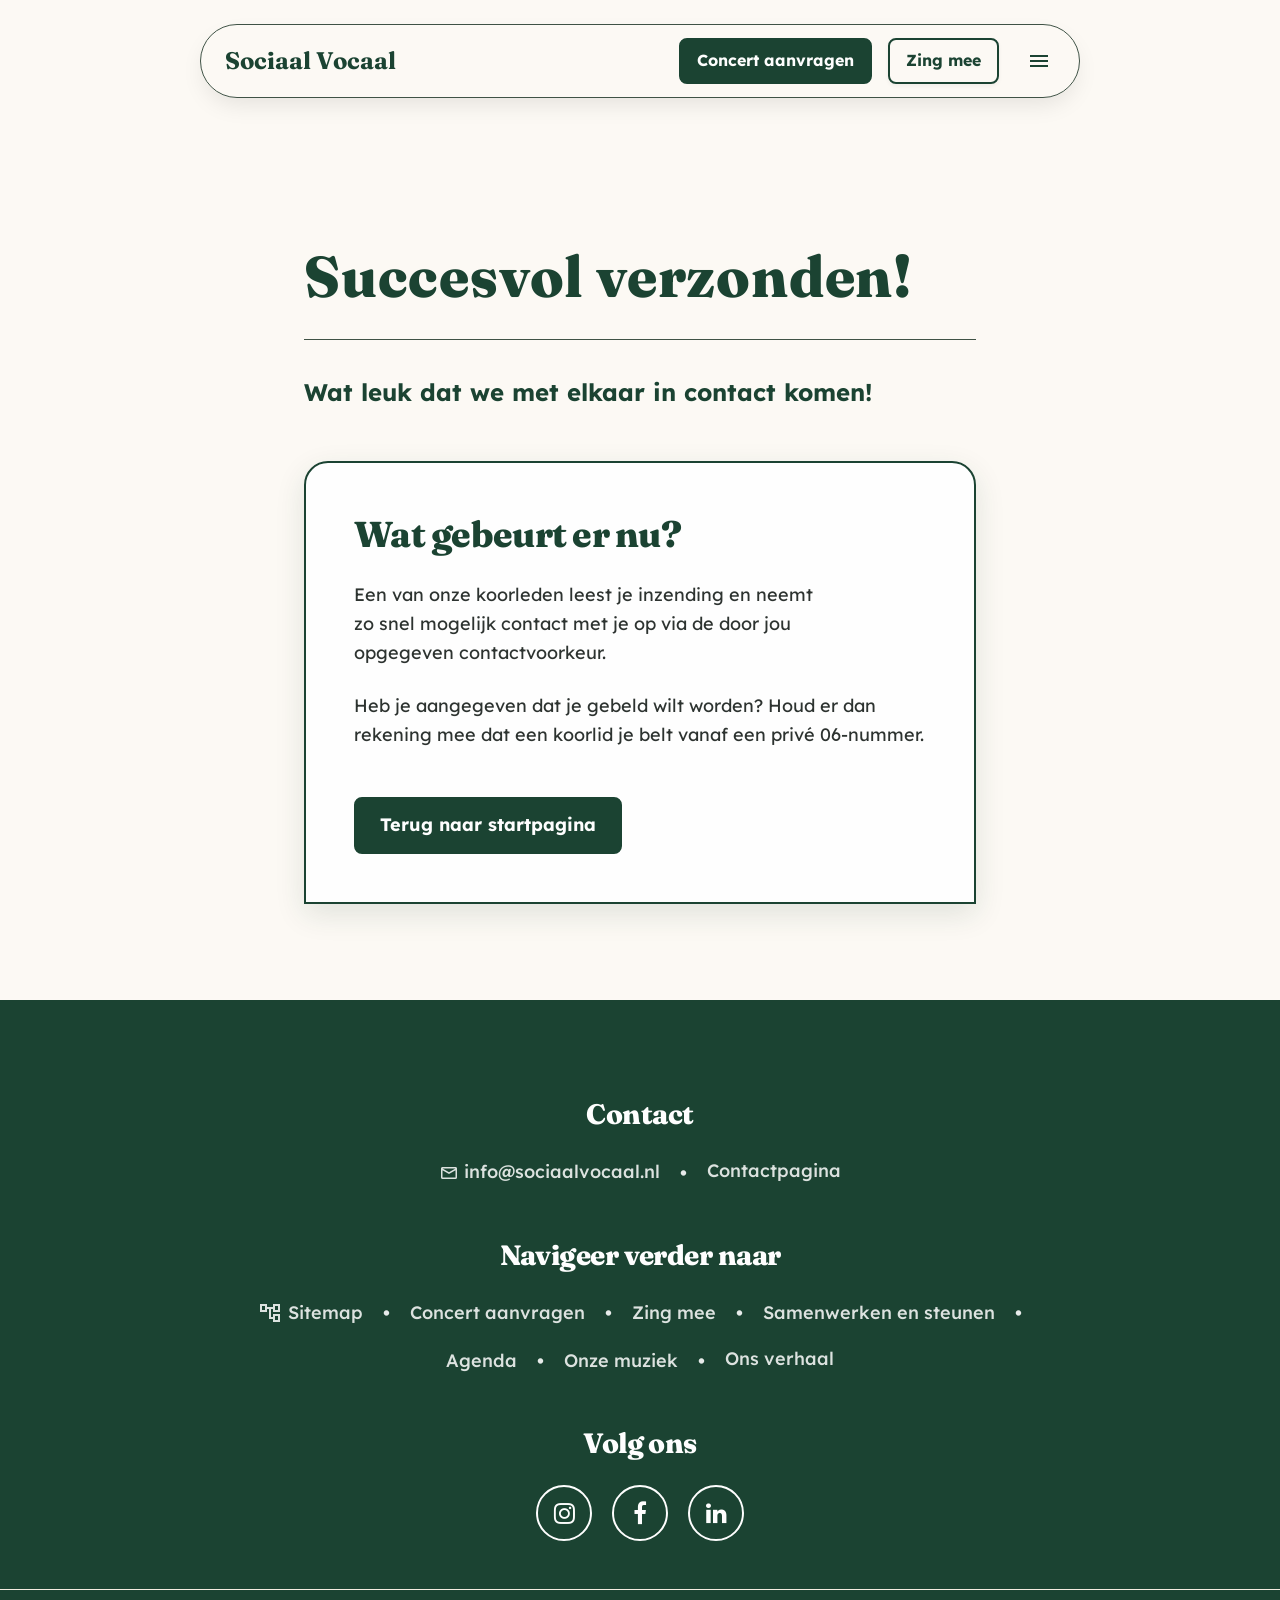
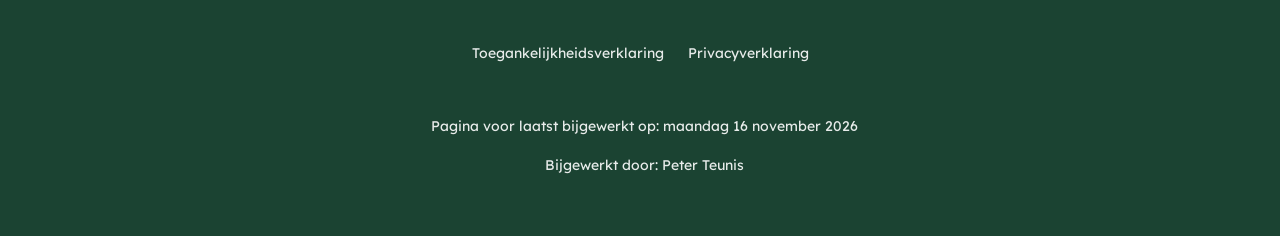
<file: aanvraag-verzonden.html>
<!DOCTYPE html>
<html lang="nl">
<head>
    <meta charset="utf-8"/>
    <meta name="viewport" content="width=device-width, initial-scale=1.0"/>
    <title>Formulier succesvol verzonden | Sociaal Vocaal</title>
    <!-- Voorkomt dat zoekmachines deze bedankpagina indexeren -->
    <meta name="robots" content="noindex, nofollow">
    <link rel="stylesheet" href="index.css">
    <link rel="preconnect" href="https://fonts.googleapis.com">
    <link rel="preconnect" href="https://fonts.gstatic.com" crossorigin>
    <link href="https://fonts.googleapis.com/css2?family=Lexend:wght@300;400;500;600;700&display=swap" rel="stylesheet">
    <link href="https://fonts.googleapis.com/css2?family=Fraunces:ital,opsz,wght@0,9..144,100..900;1,9..144,100..900&display=swap" rel="stylesheet">
    <link href="https://fonts.googleapis.com/css2?family=Material+Symbols+Outlined:wght,FILL@100..700,0..1&display=swap" rel="stylesheet"/>
    <link rel="stylesheet" href="https://cdnjs.cloudflare.com/ajax/libs/font-awesome/4.7.0/css/font-awesome.min.css">
</head>

<body class="auto-hide-header">

<header id="main-header" class="floating-pill" role="banner">
    
    <!-- Skip-links Hub (Verborgen totdat je Tab gebruikt) -->
    <nav aria-label="Snelkoppelingen" class="skip-links-hub">
        <ul class="skip-list">
            <li><a href="#hoofdinhoud" class="skip-btn">Naar hoofdinhoud</a></li>
            <li><a href="/gratis-concert-aanvragen" class="skip-btn">Direct concert aanvragen</a></li>
            <li><a href="/sitemap" class="skip-btn">Naar sitemap</a></li>
        </ul>
    </nav>

    <!-- De altijd zichtbare basis van de pil -->
    <div class="pill-bar">
        <!-- Slim logo dat animeert bij scrollen -->
        <a href="/index" class="logo-link" aria-label="Sociaal Vocaal startpagina">
            <span class="logo-text-container">
                <span class="logo-full">Sociaal Vocaal</span>
                <span class="logo-short" aria-hidden="true">SV</span>
            </span>
        </a>

        <!-- Actieknoppen en menu-toggle -->
        <div class="pill-actions">
            <!-- Desktop acties: visueel verborgen op mobiel om de pil compact te houden -->
            <a href="/gratis-concert-aanvragen" class="btn btn-primary btn-small desktop-only">Concert aanvragen</a>
            <a href="index#doe-mee" class="btn btn-white btn-small desktop-only">Zing mee</a>
            
            <button id="menu-toggle" class="menu-btn" aria-expanded="false" aria-controls="morphing-menu" aria-label="Open hoofdmenu">
                <span class="menu-btn-text sr-only">Menu</span>
                <span class="material-symbols-outlined icon-open" aria-hidden="true">menu</span>
                <span class="material-symbols-outlined icon-close" aria-hidden="true">close</span>
            </button>
        </div>
    </div>

<!-- Het uitrekkende Bento-menu -->
    <nav id="morphing-menu" class="morphing-container" aria-label="Hoofdmenu">
        <div class="menu-inner">
            <div class="menu-bento-grid">
                
                <div class="menu-bento-item card-white">
                    <p id="menu-snel-regelen" class="menu-heading">Snel regelen</p>
                    <ul class="menu-list" aria-labelledby="menu-snel-regelen">
                        <li><a href="/contact">Contact</a></li>
                        <li><a href="/gratis-concert-aanvragen">Gratis concert aanvragen</a></li>
                        <li><a href="/index#doe-mee">Zing mee in ons koor</a></li>
                    </ul>
                </div>
                
                <div class="menu-bento-item card-white">
                    <p id="menu-ontdekken" class="menu-heading">Ontdekken</p>
                    <ul class="menu-list" aria-labelledby="menu-ontdekken">
                        <li><a href="#">Agenda</a></li>
                        <li><a href="#">Onze muziek</a></li>
                        <li><a href="/index#ons-verhaal">Ons verhaal</a></li>
                    </ul>
                </div>
                
                <div class="menu-bento-item card-white">
                    <p id="menu-samenwerken" class="menu-heading">Samenwerken & steunen</p>
                    <ul class="menu-list" aria-labelledby="menu-samenwerken">
                        <li><a href="/index#samenwerken">Artistiek samenwerken</a></li>
                        <li><a href="/index#samenwerken">Zakelijk</a></li>
                        <li><a href="/index#samenwerken">Steun ons</a></li>
                    </ul>
                </div>

            </div>
        </div>
    </nav>
    
</header>

<main id="hoofdinhoud" tabindex="-1">
    <section class="section-padding">
        <div class="container container-inhoud" style="max-width: 45rem;">
            
            <h1 class="h1-zonder-hero">Succesvol verzonden!</h1>
            <p class="p-intro margin-auto" style="max-width: 45rem;">Wat leuk dat we met elkaar in contact komen!</p>
            
            <div class="form-bento-sectie mt-large succes-bento">
                
                <div class="succes-header-flex">
                    <h2>Wat gebeurt er nu?</h2>
                </div>
                
                <p>Een van onze koorleden leest je inzending en neemt zo snel mogelijk contact met je op via de door jou opgegeven contactvoorkeur.</p>
                <p>Heb je aangegeven dat je gebeld wilt worden? Houd er dan rekening mee dat een koorlid je belt vanaf een privé 06-nummer.</p>

                <div class="succes-acties">
                    <a href="index.html" class="btn btn-primary">Terug naar startpagina</a>
                </div>
                
            </div>
            
        </div>
    </section>
</main>

<footer class="footer new-footer footer-no-cta">
    <nav aria-label="Footer navigatie">
        
        <div class="container footer-centered-layout">
            
            <!-- Visuele Focus 1: Contactgegevens prominent in het midden -->
            <div class="footer-block footer-contact">
                <h2 class="footer-heading">Contact</h2>
                    <ul class="footer-inline-links">
                        <li>
                            <a href="mailto:info@sociaalvocaal.nl" class="footer-primary-link">
                            <span class="material-symbols-outlined" aria-hidden="true">mail</span>
                            info@sociaalvocaal.nl
                            </a>
                        </li>
                        <li>
                            <a href="/contact" class="footer-primary-link">
                                Contactpagina
                            </a>
                        </li>
                    </ul>
            </div>

            <!-- Visuele Focus 2: Vlakke, ontspannen sitenavigatie -->
            <div class="footer-block footer-nav">
                <h2 class="footer-heading">Navigeer verder naar</h2>
                <ul class="footer-inline-links">
                    <li><a href="/sitemap" class="sitemap-link"><span class="material-symbols-outlined" aria-hidden="true">account_tree</span>Sitemap</a></li>
                    <li><a href="/gratis-concert-aanvragen">Concert aanvragen</a></li>
                    <li><a href="/index#doe-mee">Zing mee</a></li>
                    <li><a href="/index#samenwerken">Samenwerken en steunen</a></li>
                    <li><a href="/index#agenda">Agenda</a></li>
                    <li><a href="#">Onze muziek</a></li>
                    <li><a href="/index#ons-verhaal">Ons verhaal</a></li>
                </ul>
            </div>

            <!-- Visuele Focus 3: Grote, ronde social media knoppen -->
            <div class="footer-block footer-socials">
                <h2 class="footer-heading">Volg ons</h2>
                <ul class="footer-social-list">
                    <li><a href="https://www.instagram.com/sociaal.vocaal/" aria-label="Instagram"><span class="fa fa-instagram" aria-hidden="true"></span></a></li>
                    <li><a href="https://www.facebook.com/" aria-label="Facebook"><span class="fa fa-facebook" aria-hidden="true"></span></a></li>
                    <li><a href="https://www.linkedin.com/company/sociaal-vocaal/" aria-label="LinkedIn"><span class="fa fa-linkedin" aria-hidden="true"></span></a></li>
                </ul>
            </div>
            
        </div>
        
        <!-- De Bottombar -->
        <div class="footer-bottom">
            <div class="container footer-bottom-container">
                <ul class="footer-legal-list">
                    <li><a href="#">Toegankelijkheidsverklaring</a></li>
                    <li><a href="#">Privacyverklaring</a></li>
                </ul>
                <div class="footer-meta">
                    <ul>
                        <li><span>Pagina voor laatst bijgewerkt op: maandag 16 november 2026</span></li>
                        <li><span >Bijgewerkt door: <a href="https://www.linkedin.com/in/peter-teunis-64045735/">Peter Teunis</a></span></li>
                    </ul>
                </div>
            </div>
        </div>
        
    </nav>
</footer>

<script src="app.js"></script>
</body>
</html>
</file>
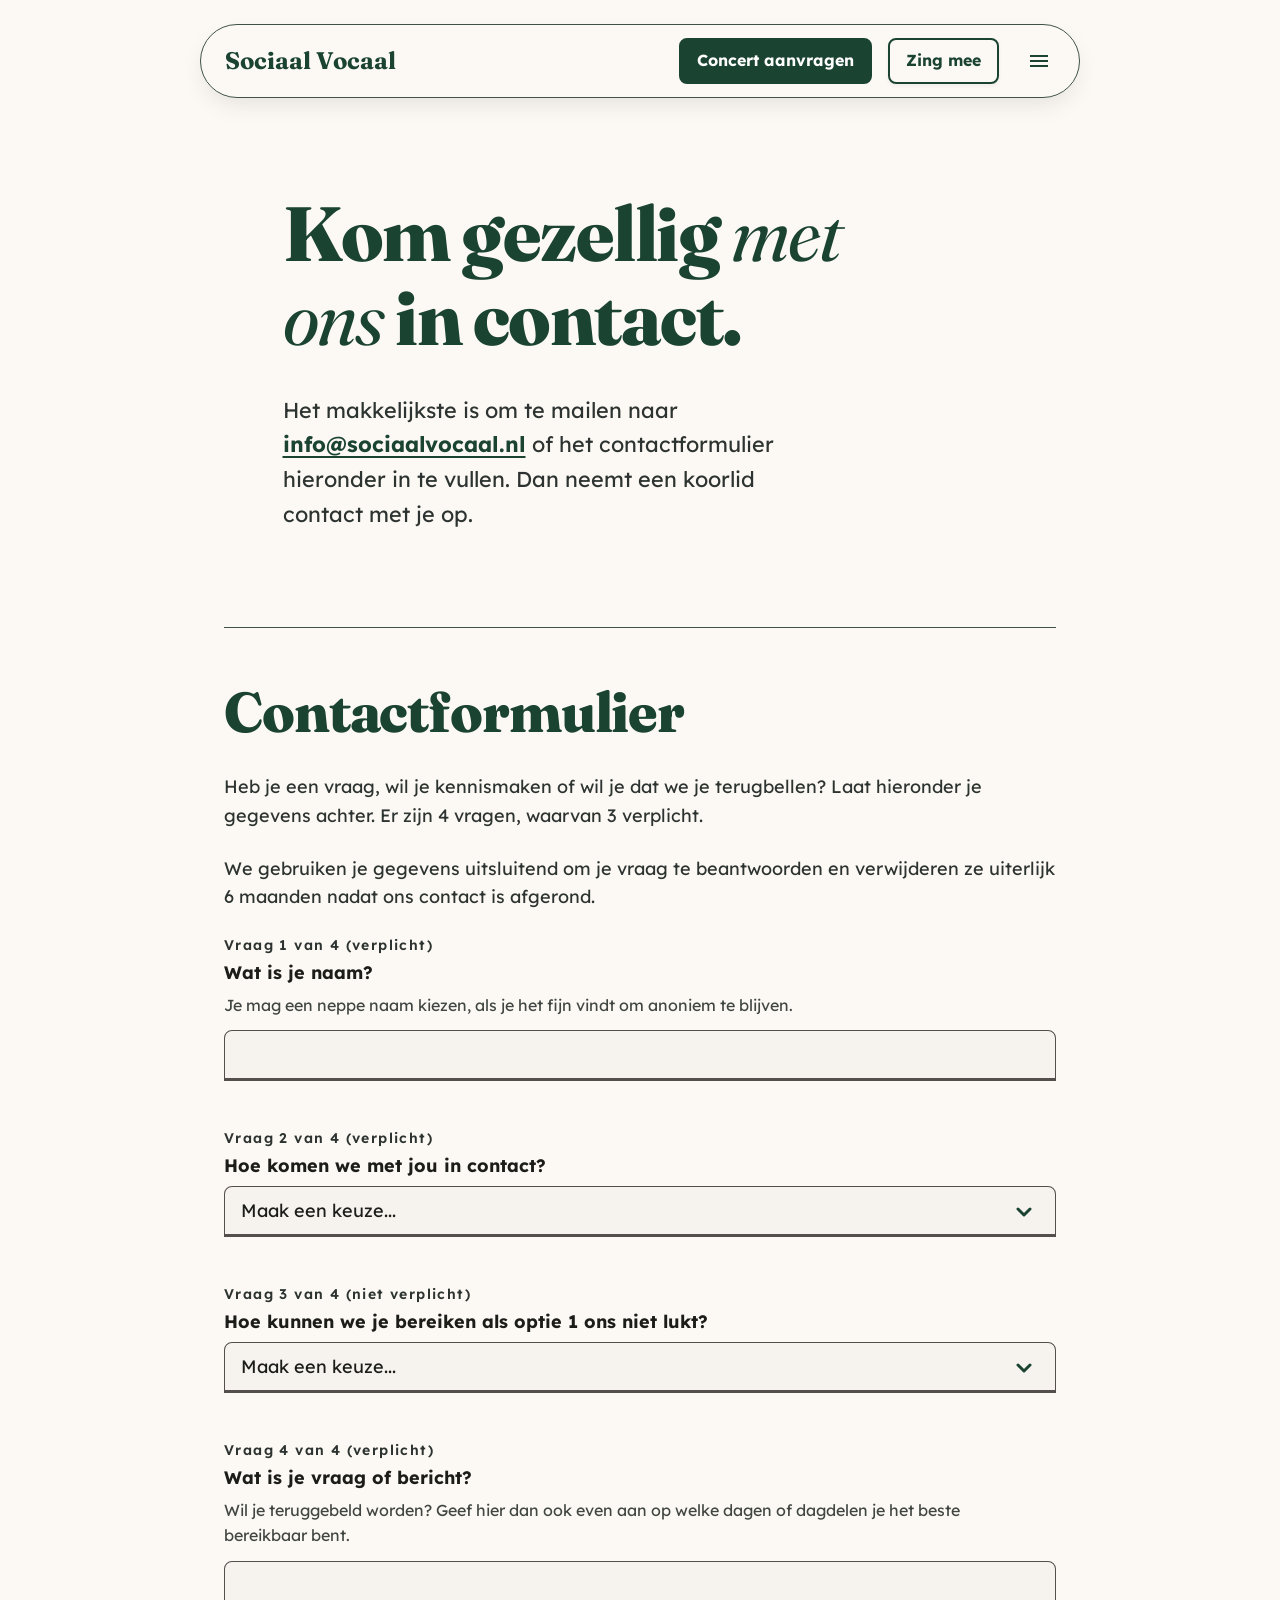
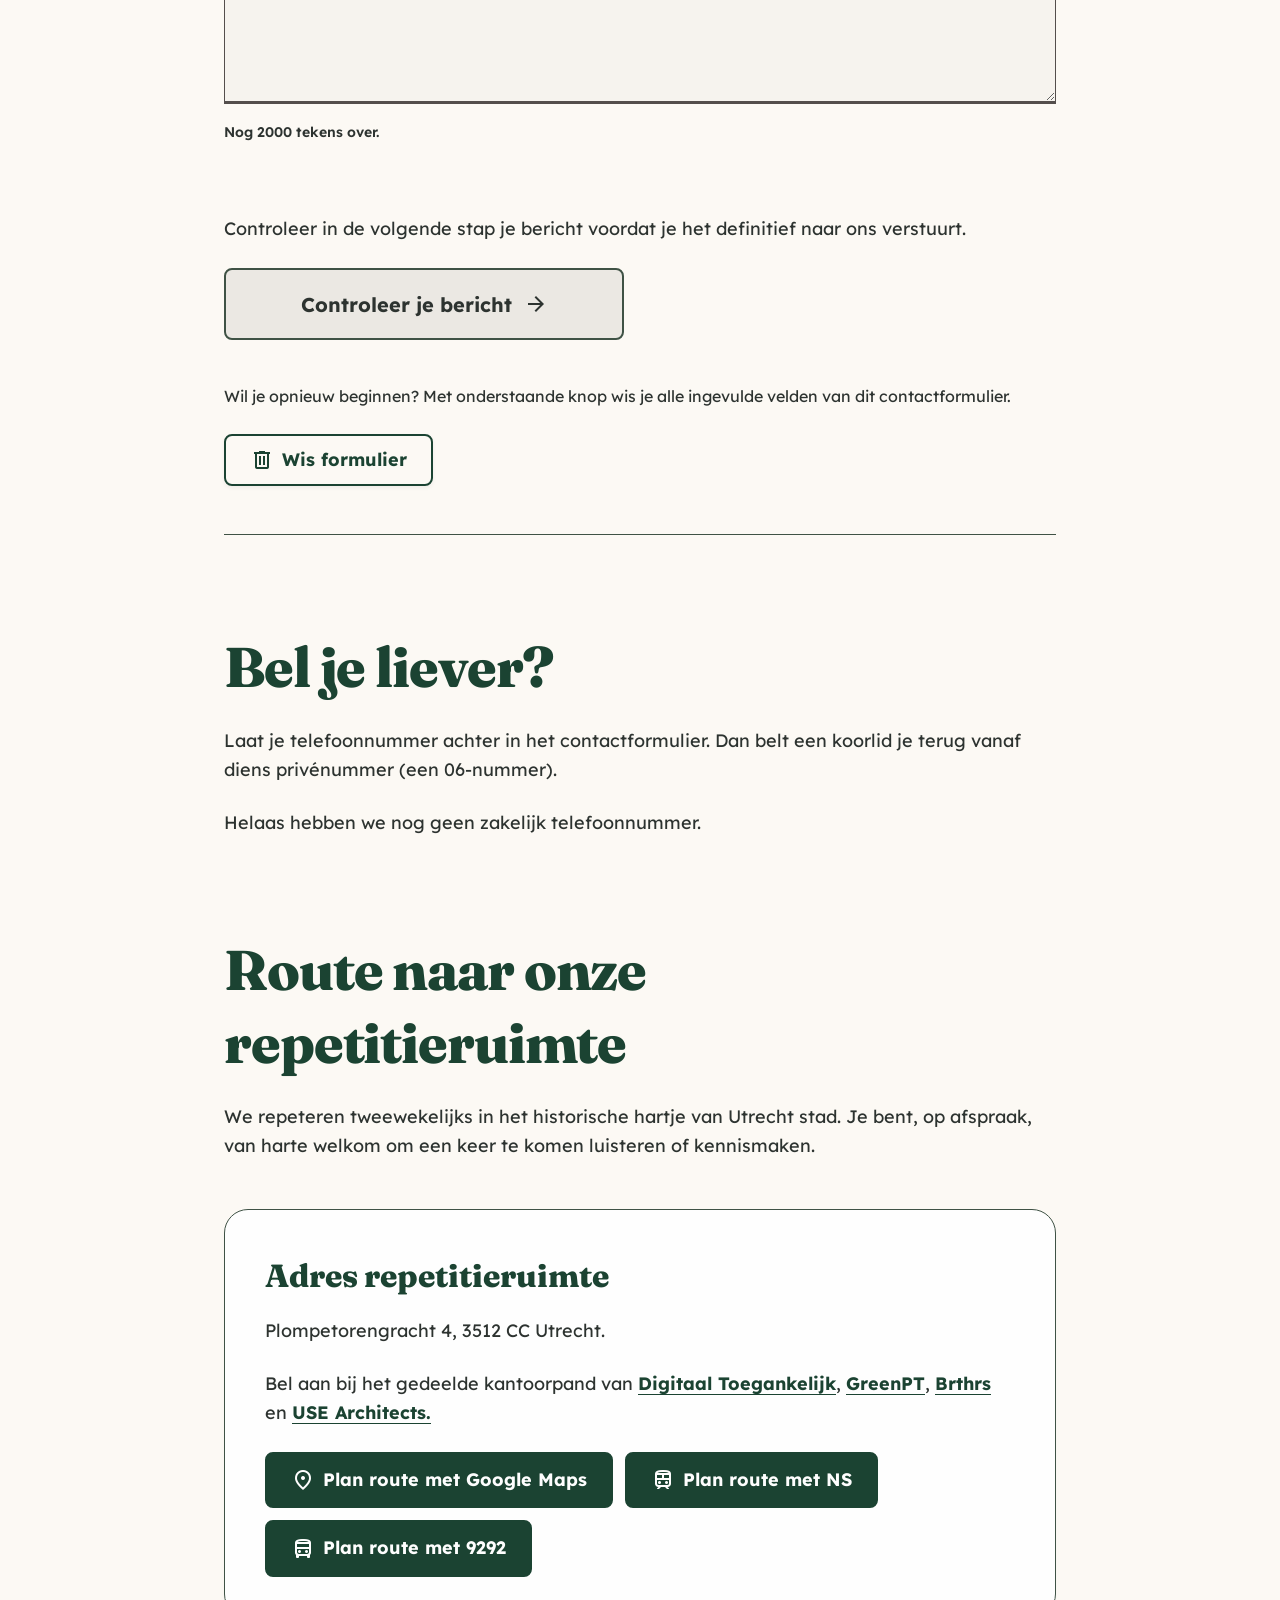
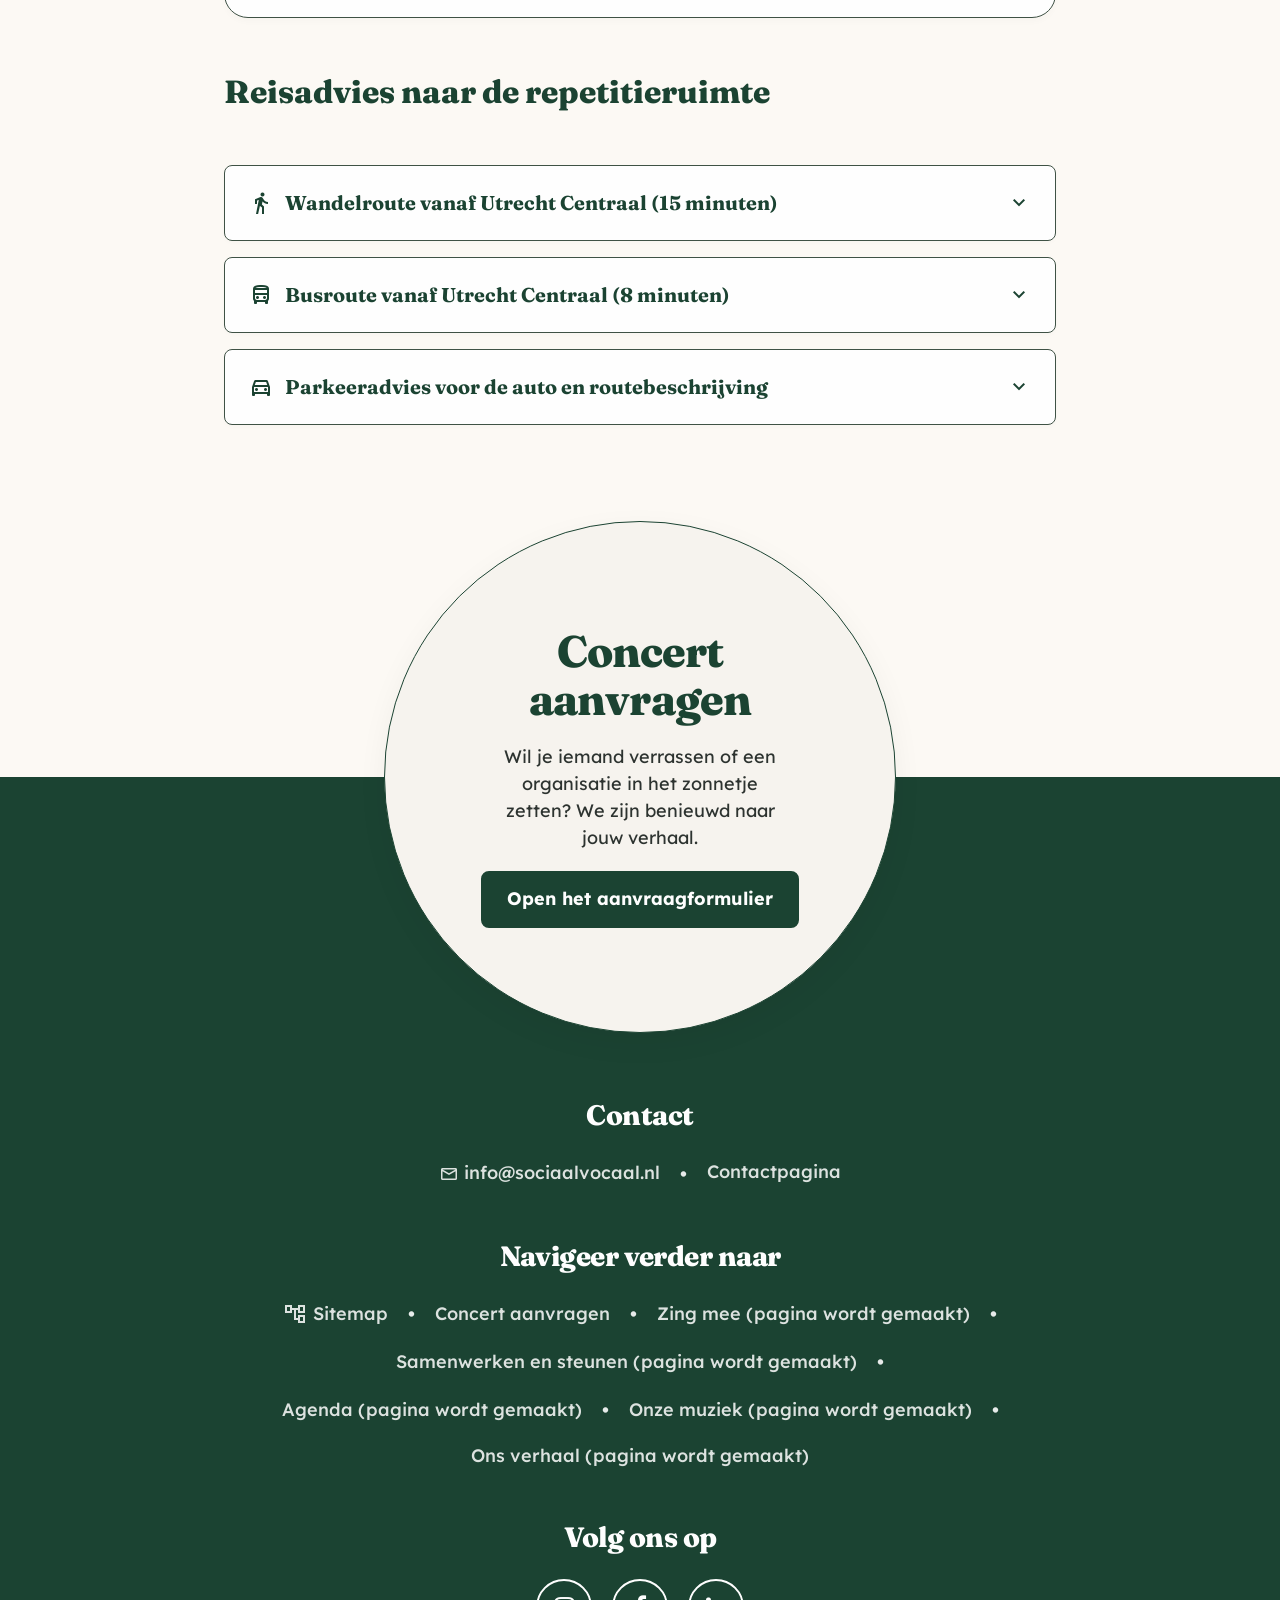
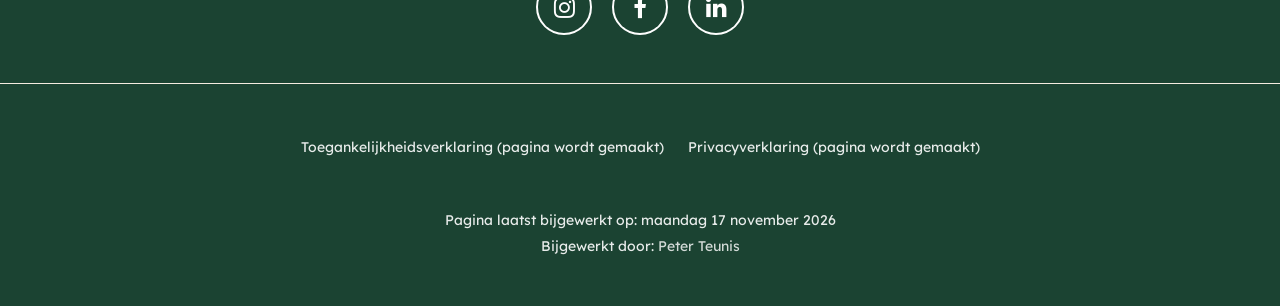
<file: contact.html>
<!DOCTYPE html>
<html lang="nl">
<head>
    <meta charset="utf-8"/>
    <meta name="viewport" content="width=device-width, initial-scale=1.0"/>
    <title>Neem contact met ons op | Sociaal Vocaal</title>
    <meta name="description" content="Heb je een vraag? Stuur een mail naar info@sociaalvocaal.nl of vul ons contactformulier in op deze pagina. We hebben nog geen telefoonnummer.">
    <link rel="canonical" href="https://sociaalvocaal.nl/contact"/>
    <link rel="stylesheet" href="index.css">
    <link rel="preconnect" href="https://fonts.googleapis.com">
    <link rel="preconnect" href="https://fonts.gstatic.com" crossorigin>
    <link href="https://fonts.googleapis.com/css2?family=Lexend:wght@300;400;500;600;700&display=swap" rel="stylesheet">
    <link href="https://fonts.googleapis.com/css2?family=Fraunces:ital,opsz,wght@0,9..144,100..900;1,9..144,100..900&display=swap" rel="stylesheet">
    <link href="https://fonts.googleapis.com/css2?family=Material+Symbols+Outlined:wght,FILL@100..700,0..1&display=swap" rel="stylesheet"/>
    <link rel="stylesheet" href="https://cdnjs.cloudflare.com/ajax/libs/font-awesome/4.7.0/css/font-awesome.min.css">
</head>

<body class="auto-hide-header">
<!-- Floating Pill Header met ingebouwde skiplinks-hub -->

<header id="main-header" class="floating-pill" role="banner">
    
    <!-- Skip-links Hub (Verborgen totdat je Tab gebruikt) -->
    <nav aria-label="Snelkoppelingen" class="skip-links-hub">
        <ul class="skip-list">
            <li><a href="#hoofdinhoud" class="skip-btn">Naar hoofdinhoud</a></li>
            <li><a href="/gratis-concert-aanvragen" class="skip-btn">Direct concert aanvragen</a></li>
            <li><a href="/sitemap" class="skip-btn">Naar sitemap</a></li>
        </ul>
    </nav>

    <!-- De altijd zichtbare basis van de pil -->
    <div class="pill-bar">
        <!-- Slim logo dat animeert bij scrollen -->
        <a href="/index" class="logo-link" aria-label="Sociaal Vocaal startpagina">
            <span class="logo-text-container">
                <span class="logo-full">Sociaal Vocaal</span>
                <span class="logo-short" aria-hidden="true">SV</span>
            </span>
        </a>

        <!-- Actieknoppen en menu-toggle -->
        <div class="pill-actions">
            <!-- Desktop acties: visueel verborgen op mobiel om de pil compact te houden -->
            <a href="/gratis-concert-aanvragen" class="btn btn-primary btn-small desktop-only">Concert aanvragen</a>
            <a href="index#doe-mee" class="btn btn-white btn-small desktop-only">Zing mee</a>
            
            <button id="menu-toggle" class="menu-btn" aria-expanded="false" aria-controls="morphing-menu" aria-label="Open hoofdmenu">
                <span class="menu-btn-text sr-only">Menu</span>
                <span class="material-symbols-outlined icon-open" aria-hidden="true">menu</span>
                <span class="material-symbols-outlined icon-close" aria-hidden="true">close</span>
            </button>
        </div>
    </div>

<!-- Het uitrekkende Bento-menu -->
    <nav id="morphing-menu" class="morphing-container" aria-label="Hoofdmenu">
        <div class="menu-inner">
            <div class="menu-bento-grid">
                
                <div class="menu-bento-item card-white">
                    <p id="menu-snel-regelen" class="menu-heading">Snel regelen</p>
                    <ul class="menu-list" aria-labelledby="menu-snel-regelen">
                        <li><a href="/contact">Contact</a></li>
                        <li><a href="/gratis-concert-aanvragen">Gratis concert aanvragen</a></li>
                        <li><a href="/index#doe-mee">Zing mee in ons koor</a></li>
                    </ul>
                </div>
                
                <div class="menu-bento-item card-white">
                    <p id="menu-ontdekken" class="menu-heading">Ontdekken</p>
                    <ul class="menu-list" aria-labelledby="menu-ontdekken">
                        <li><a href="#">Agenda</a></li>
                        <li><a href="#">Onze muziek</a></li>
                        <li><a href="/index#ons-verhaal">Ons verhaal</a></li>
                    </ul>
                </div>
                
                <div class="menu-bento-item card-white">
                    <p id="menu-samenwerken" class="menu-heading">Samenwerken & steunen</p>
                    <ul class="menu-list" aria-labelledby="menu-samenwerken">
                        <li><a href="/index#samenwerken">Artistiek samenwerken</a></li>
                        <li><a href="/index#samenwerken">Zakelijk</a></li>
                        <li><a href="/index#samenwerken">Steun ons</a></li>
                    </ul>
                </div>

            </div>
        </div>
    </nav>
    
</header>

<main id="hoofdinhoud" tabindex="-1">

<section class="hero-section-contentpagina section-padding">
        <div class="container container-inhoud">
            <div class="hero-content">
                <h1 class="hero-heading">Kom gezellig <span class="font-italic">met ons</span> in contact.</h1>
                <p class="hero-lead">Het makkelijkste is om te mailen naar <a href="mailto:info@sociaalvocaal.nl" class="text-link">info@sociaalvocaal.nl</a> of het contactformulier hieronder in te vullen. Dan neemt een koorlid contact met je op.</p>
            </div>  
        </div>
    </section>

<section id="start-contactformulier" class="section-padding" style="padding-top: 0;">
        <div class="container">
            <hr class="mb-large">
            
            <div id="contact-formulier-intro">
                <h2>Contactformulier</h2>
                <p>Heb je een vraag, wil je kennismaken of wil je dat we je terugbellen? Laat hieronder je gegevens achter. Er zijn 4 vragen, waarvan 3 verplicht.</p>
                <p class="pb-medium">We gebruiken je gegevens uitsluitend om je vraag te beantwoorden en verwijderen ze uiterlijk 6 maanden nadat ons contact is afgerond.</p>
            </div>

            <form novalidate id="contact-formulier" class="sv-form mt-large" data-apikey="73491bb7-7201-4a52-8a3b-b6956c5387f2" data-subject="Nieuw bericht via contactformulier">
                
                <div id="foutoverzicht" class="fout-overzicht" tabindex="-1" hidden aria-live="assertive">
                    <div class="fout-header">
                        <span class="material-symbols-outlined icon-error" aria-hidden="true">warning</span>
                        <h2 class="fout-header">Het formulier kan nog niet naar de controlepagina gaan. Controleer dit:</h2>
                    </div>
                    <ul id="fout-lijst"></ul>
                </div>

                <!-- SECTIE 0: HONEYPOT -->
                <div class="sv-meta-group" aria-hidden="true">
                    <label for="botcheck">
                        Interne spam-controle (vink dit niet aan a.u.b.):
                        <input type="checkbox" name="botcheck" id="botcheck" value="1" tabindex="-1" autocomplete="off">
                    </label>
                </div>

                <!-- SECTIE 1: CONTACTGEGEVENS & BERICHT -->
                <section aria-label="Jouw gegevens en bericht">
                    
                    <!-- Vraag 1: Naam -->
                    <div class="sv-form-group">
                        <label for="naam" class="sv-label">
                            <span class="vraag-nummer">Vraag 1 van 4 (verplicht)</span>
                            Wat is je naam?
                        </label>
                        <p id="naam-uitleg" class="sv-description">Je mag een neppe naam kiezen, als je het fijn vindt om anoniem te blijven.</p>
                        <div class="sv-input-wrapper">
                            <input type="text" id="naam" name="naam" class="sv-input" required maxlength="150" aria-describedby="naam-uitleg" autocomplete="given-name">
                        </div>
                    </div>

                    <!-- Vraag 2: Primair contact (Dropdown) -->
                    <div class="sv-form-group mt-large">
                        <label for="contact-methode" class="sv-label">
                            <span class="vraag-nummer">Vraag 2 van 4 (verplicht)</span>
                            Hoe komen we met jou in contact?
                        </label>
                        <div class="sv-input-wrapper select-wrapper">
                            <select id="contact-methode" name="contact_voorkeur" class="sv-select" required aria-controls="contact-dynamische-velden">
                                <option value="">Maak een keuze...</option>
                                <option value="email">Mail mij</option>
                                <option value="telefoon">Bel mij</option>
                                <option value="whatsapp">Stuur me een berichtje op WhatsApp</option>
                                <option value="instagram">Stuur me een berichtje op Instagram</option>
                            </select>
                        </div>

                        <!-- Dynamische container Vraag 2 -->
                        <div id="contact-dynamische-velden" class="mt-large">
                            <div id="veld-email" class="sub-veld sv-form-group">
                                <label for="contact-email" class="sv-label">Wat is je e-mailadres?</label>
                                <p id="mailadres-voorbeeld" class="sv-example">Bijvoorbeeld: naam@voorbeeld.nl</p>
                                <div class="sv-input-wrapper">
                                    <input type="email" id="contact-email" name="contact_email" class="sv-veld-input" maxlength="250" autocomplete="email" aria-describedby="mailadres-voorbeeld">
                                </div>
                            </div>

                            <div id="veld-telefoon" class="sub-veld sv-form-group">
                                <label for="contact-tel" class="sv-label">Wat is je telefoonnummer?</label>
                                <p id="telefoon-uitleg" class="sv-description">Een koorlid neemt contact met je op vanaf een privé 06-nummer.</p>
                                <p id="telefoon-voorbeeld" class="sv-example">Bijvoorbeeld: 0612345678 of +31612345678</p>
                                <div class="sv-input-wrapper">
                                    <input type="tel" id="contact-tel" name="contact_tel" class="sv-veld-input" maxlength="30" autocomplete="tel" aria-describedby="telefoon-uitleg telefoon-voorbeeld">
                                </div>
                            </div>

                            <div id="veld-instagram" class="sub-veld sv-form-group">
                                <label for="contact-insta" class="sv-label">Wat is je Instagram gebruikersnaam?</label>
                                <p id="insta-uitleg" class="sv-example">Bijvoorbeeld: @gebruikersnaam</p>
                                <div class="sv-input-wrapper">
                                    <input type="text" id="contact-insta" name="contact_insta" class="sv-veld-input" maxlength="100" aria-describedby="insta-uitleg">
                                </div>
                            </div>
                        </div>
                    </div>

                    <!-- Vraag 3: Plan B / Backup contact (Dropdown) -->
                    <div class="sv-form-group mt-large">
                        <label for="contact-methode-backup" class="sv-label">
                            <span class="vraag-nummer">Vraag 3 van 4 (niet verplicht)</span>
                            Hoe kunnen we je bereiken als optie 1 ons niet lukt?
                        </label>
                        <div class="sv-input-wrapper select-wrapper">
                            <select id="contact-methode-backup" name="contact_voorkeur_backup" class="sv-select" aria-controls="contact-dynamische-velden-backup">
                                <option value="">Maak een keuze...</option>
                                <option value="email">Mail mij</option>
                                <option value="telefoon">Bel mij</option>
                                <option value="whatsapp">Stuur me een berichtje op WhatsApp</option>
                                <option value="instagram">Stuur me een berichtje op Instagram</option>
                            </select>
                        </div>

                        <!-- Dynamische container Vraag 3 -->
                        <div id="contact-dynamische-velden-backup" class="mt-large">
                            <div id="veld-backup-email" class="sub-veld sv-form-group">
                                <label for="contact-email-backup" class="sv-label">Wat is je e-mailadres?</label>
                                <p id="mailadres-backup-voorbeeld" class="sv-example">Bijvoorbeeld: naam@voorbeeld.nl</p>
                                <div class="sv-input-wrapper">
                                    <input type="email" id="contact-email-backup" name="contact_email_backup" class="sv-veld-input" maxlength="250" autocomplete="email" aria-describedby="mailadres-backup-voorbeeld">
                                </div>
                            </div>

                            <div id="veld-backup-telefoon" class="sub-veld sv-form-group">
                                <label for="contact-tel-backup" class="sv-label">Wat is je telefoonnummer?</label>
                                <p id="telefoon-backup-uitleg" class="sv-description">Een koorlid neemt contact met je op vanaf een privé 06-nummer.</p>
                                <p id="telefoon-backup-voorbeeld" class="sv-example">Bijvoorbeeld: 0612345678 of +31612345678</p>
                                <div class="sv-input-wrapper">
                                    <input type="tel" id="contact-tel-backup" name="contact_tel_backup" class="sv-veld-input" maxlength="30" autocomplete="tel" aria-describedby="telefoon-backup-uitleg telefoon-backup-voorbeeld">
                                </div>
                            </div>

                            <div id="veld-backup-instagram" class="sub-veld sv-form-group">
                                <label for="contact-insta-backup" class="sv-label">Wat is je Instagram gebruikersnaam?</label>
                                <p id="insta-backup-uitleg" class="sv-example">Bijvoorbeeld: @gebruikersnaam</p>
                                <div class="sv-input-wrapper">
                                    <input type="text" id="contact-insta-backup" name="contact_insta_backup" class="sv-veld-input" maxlength="100" aria-describedby="insta-backup-uitleg">
                                </div>
                            </div>
                        </div>
                    </div>

                    <!-- Vraag 4: Bericht -->
                    <div class="sv-form-group mt-large">
                        <label for="contact-bericht" class="sv-label">
                            <span class="vraag-nummer">Vraag 4 van 4 (verplicht)</span>
                            Wat is je vraag of bericht?
                        </label>
                        <p id="contact-bericht-uitleg" class="sv-description">Wil je teruggebeld worden? Geef hier dan ook even aan op welke dagen of dagdelen je het beste bereikbaar bent.</p>
                        <div class="sv-input-wrapper">
                            <textarea id="contact-bericht" name="bericht" rows="5" class="sv-textarea" required maxlength="2000" aria-describedby="contact-bericht-uitleg contact-bericht-teller"></textarea>
                        </div>
                        <div id="contact-bericht-teller" aria-live="polite" class="tekst-teller">Nog 2000 tekens over.</div>
                    </div>
                </section>

                <!-- SECTIE 2: NAAR CONTROLEPAGINA -->
                <section class="form-submit-sectie mt-large" aria-label="Naar controle">
                    <div>
                        <p id="crescendo-uitleg">Controleer in de volgende stap je bericht voordat je het definitief naar ons verstuurt.</p>
                        <div style="display: flex; gap: 1rem; align-items: center; flex-wrap: wrap;">
                            <button type="submit" id="controle-knop" class="btn crescendo-btn" aria-describedby="crescendo-uitleg">
                                <span class="crescendo-text">Controleer je bericht</span>
                                <span class="material-symbols-outlined crescendo-icon" aria-hidden="true">arrow_forward</span>
                            </button>
                        </div>
                        <div id="verzend-status" class="sr-only" aria-live="assertive"></div>
                    </div>
                </section>

                <!-- SECTIE 3: FORMULIER WISSEN -->
                <section class="form-disclaimer form-reset-sectie mt-large" aria-label="Formulier leegmaken">
                    <p id="reset-uitleg">Wil je opnieuw beginnen? Met onderstaande knop wis je alle ingevulde velden van dit contactformulier.</p>
                    <button type="reset" class="btn btn-white" aria-describedby="reset-uitleg">
                        <span class="material-symbols-outlined" aria-hidden="true">delete</span>
                        Wis formulier
                    </button>
                    <div id="verwijder-status" class="sr-only" aria-live="assertive"></div>
                </section>

            </form>
        </div>
        <div class="container">
            <hr>
        </div>
    </section>

    <section id="bellen" class="section-padding" style="padding-top: 0;">
        <div class="container">
            <h2>
                Bel je liever? 
            </h2>
                <p>                    
                    Laat je telefoonnummer achter in het contactformulier. Dan belt een koorlid je terug vanaf diens privénummer (een 06-nummer). 
                </p>
                <p>
                    Helaas hebben we nog geen zakelijk telefoonnummer.
                </p>
        </div>
    </section>

    <section id="repetitieruimte" class="section-padding" style="padding-top: 0;">
        <div class="container">            
            <h2>Route naar onze repetitieruimte</h2>
            <p>We repeteren tweewekelijks in het historische hartje van Utrecht stad. Je bent, op afspraak, van harte welkom om een keer te komen luisteren of kennismaken.</p>

            <!-- Adres Bento-kaart in exact dezelfde stijl als op de startpagina -->
            <div class="bento-item card-white mt-large">
                <h3 class="text-primary">Adres repetitieruimte</h3>
                <p>Plompetorengracht 4, 3512 CC Utrecht.</p>
                <p>Bel aan bij het gedeelde kantoorpand van <a href="https://digitaaltoegankelijk.nl/" target="_blank" rel="noopener noreferrer" class="text-link">Digitaal Toegankelijk</a>, <a href="https://greenpt.com/nl" target="_blank" rel="noopener noreferrer" class="text-link">GreenPT</a>, <a href="https://www.brthrs.nl/" target="_blank" rel="noopener noreferrer" class="text-link">Brthrs</a> en <a href="https://usearchitects.nl/" target="_blank" rel="noopener noreferrer" class="text-link">USE Architects.</a></p>

                <div style="display: flex; flex-wrap: wrap; gap: 0.75rem;">
                    <a href="https://maps.app.goo.gl/pXQB8J7EgU1BrBKm6" target="_blank" rel="noopener noreferrer" class="btn btn-primary">
                        <span class="material-symbols-outlined" aria-hidden="true">location_on</span>
                        Plan route met Google Maps
                    </a>
                    <a href="https://www.ns.nl/" target="_blank" rel="noopener noreferrer" class="btn btn-primary">
                        <span class="material-symbols-outlined" aria-hidden="true">train</span>
                        Plan route met NS
                    </a>
                    <a href="https://9292.nl/" target="_blank" rel="noopener noreferrer" class="btn btn-primary">
                        <span class="material-symbols-outlined" aria-hidden="true">directions_bus</span>
                        Plan route met 9292
                    </a>
                </div>
                <span class="material-symbols-outlined bg-icon" aria-hidden="true">location_on</span>
            </div>

            <!-- Uitklapbare Route-opties met de exacte FAQ-opbouw van de startpagina -->
            <h3 class="mt-large">Reisadvies naar de repetitieruimte</h3>
            <div class="faq-list mt-large">
                
                <!-- Uitklapper 1: OV & Lopen (Opgesplitst in Wandelroute & Busroute) -->
                <details class="faq-item">
                    <summary class="faq-summary">
                        <h4 style="display: flex; align-items: center; gap: 0.75rem; margin: 0;">
                            <span class="material-symbols-outlined text-primary" aria-hidden="true">directions_walk</span>
                            <span>Wandelroute vanaf Utrecht Centraal (15 minuten)</span>
                        </h4>
                        <span class="material-symbols-outlined faq-icon" aria-hidden="true">expand_more</span>
                    </summary>
                    <div class="faq-content">
                        <div class="faq-sub-content">
                            <p>De repetitieruimte is goed bereikbaar vanaf het station:</p>
                            <ol>
                                <li>Loop vanaf Utrecht Centraal via het winkelcentrum Hoog Catharijne richting uitgang Vredenburg. Een herkenbaar punt is het concertgebouw TivoliVredenburg, een opvallend groot gebouw rechts bij de uitgang van het winkelcentrum.</li>
                                <li>Volg het gebouw TivoliVredenburg en ga rechts de hoek om. Blijf op deze weg. Deze weg heet Vredenburg. Je komt dan langs de Lange Viestraat, je loopt over de Viebrug en langs de Potterstraat.</li>
                                <li>Wandel door tot het grote plein. Dit plein heet Neude en is herkenbaar aan de vele terrasjes en de grote bibliotheek.</li>
                                <li>Steek nu over en wandel links de Voorstraat in, langs het standbeeld van een denkende haas. Loop op de Voorstraat aan de linkerkant van de weg.</li>
                                <li>Volg de Voorstraat totdat je bij een brug uitkomt. Ga niet de brug over. Sla daar direct linksaf bij café De Ontdekking. Je bevindt je nu op de Plompetorengracht. Loop een paar huizen door tot nummer 4.</li>
                            </ol>
                        </div>
                    </div>
                </details>

                <!-- Uitklapper 2: Parkeren met de auto -->
                <details class="faq-item">
                    <summary class="faq-summary">
                        <h4 style="display: flex; align-items: center; gap: 0.75rem; margin: 0;">
                            <span class="material-symbols-outlined text-primary" aria-hidden="true">directions_bus</span>
                            <span>Busroute vanaf Utrecht Centraal (8 minuten)</span>
                        </h4>
                        <span class="material-symbols-outlined faq-icon" aria-hidden="true">expand_more</span>
                    </summary>
                    <div class="faq-content">
                        <div class="faq-sub-content">
                            <p>Neem je de bus vanaf het station?</p>
                            <ol>
                                <li>Neem vanaf Utrecht CS (Centrumzijde) een stadsbus richting het centrum (bijvoorbeeld lijn 2, 28, 50, 73 of 77).</li>
                                <li>Stap uit bij bushalte Janskerkhof. Janskerkhof is de naam van het plein aan de overkant van de halte, vernoemd naar de kerk op het plein.</li>
                                <li>Steek over richting het plein. Door het plein loopt een gracht. Zorg dat de gracht aan jouw linkerkant is. Deze weg heet de Drift. Blijf op deze weg en wandel langs de universiteitsgebouwen.</li>
                                <li>Aan het einde van de Drift is een brug. Steek de brug schuin links over en wandel langs de andere kant van hetzelfde kanaal.</li>
                                <li>Je bevindt je nu op de Plompetorengracht. Loop een paar huizen door tot nummer 4.</li>
                            </ol>
                        </div>
                    </div>
                </details>

                <!-- Uitklapper 3: Auto & Parkeren -->
                <details class="faq-item">
                    <summary class="faq-summary">
                        <h4 style="display: flex; align-items: center; gap: 0.75rem; margin: 0;">
                            <span class="material-symbols-outlined text-primary" aria-hidden="true">directions_car</span>
                            <span>Parkeeradvies voor de auto en routebeschrijving</span>
                        </h4>
                        <span class="material-symbols-outlined faq-icon" aria-hidden="true">expand_more</span>
                    </summary>
                    
                    <div class="faq-content">
                        <div class="faq-sub-content">
                            <h5 class="text-primary">Parkeren (Betaald)</h5>
                            <p>Parkeren aan de gracht zelf is zeer beperkt en prijzig. Controleer de <a href="https://www.utrecht.nl/wonen-en-leven/parkeren/kosten" target="_blank" rel="noopener noreferrer" class="text-link">actuele parkeertarieven</a> op de website van de Gemeente Utrecht. We raden de volgende opties aan:</p>
                            <ul class="check-list">
                                <li><span class="material-symbols-outlined text-primary" aria-hidden="true">local_parking</span> Parkeer voor de deur, of om de hoek bij parkeerterrein Janskerkhof. Let op: het tarief in de binnenstad is hoog en de plekken zijn schaars.</li>
                                <li><span class="material-symbols-outlined text-primary" aria-hidden="true">local_parking</span> Parkeergarage Kruisstraat: Dit is de dichtstbijzijnde overdekte garage, 24 uur per dag geopend. Vanaf hier is het circa 7 minuten wandelen naar de repetitieruimte.</li>
                                <li><span class="material-symbols-outlined text-primary" aria-hidden="true">local_parking</span> Grifthoekgarage (Wittevrouwensingel 96): Gelegen aan de rand van het Griftpark (320 parkeerplekken). Betalen kan hier uitsluitend met PIN of creditcard (geen contant geld).</li>
                            </ul>
                        
                            <p>De repetitieruimte bevindt zich in de autoluwe binnenstad. Let goed op je navigatie. Je kunt ons via twee hoofdwegen bereiken:</p>

                            <h5 class="text-primary mt-large">Vanaf de A12, A27 en A28 (Knooppunt Rijnsweerd of Lunetten)</h5>
                            <ol>
                                <li>Rijd richting het centrum en volg de route over de Biltstraat en de Wittevrouwenstraat.</li>
                                <li>De Wittevrouwenstraat gaat direct over in de Voorstraat. Rij deze rechtdoor.</li>
                                <li>Sla bij de eerste gracht (vóór de brug) rechtsaf de Plompetorengracht op.</li>
                            </ol>

                            <h5 class="text-primary mt-large">Vanaf de A2 (Afslag Maarssen / Ring Noord)</h5>
                            <ol>
                                <li>Volg de N230 (Zuilense Ring, Karl Marxdreef, A. Schweitzerdreef) en sla rechtsaf de Eykmanlaan op richting het centrum.</li>
                                <li>Blijf rechtdoor rijden over de Blauwkapelseweg en de Kleine Singel, en sla rechtsaf de Wittevrouwensingel op.</li>
                                <li>Sla direct linksaf de brug over naar de Weerdsingel O.Z.</li>
                                <li>Volg het water en sla linksaf de Noorderstraat in.</li>
                                <li>Ga aan het einde linksaf naar de Van Asch van Wijckskade, en draai direct rechtsaf de Plompetorengracht op.</li>
                            </ol>
                        </div>
                    </div>
                </details>

            </div>
        </div>
    </section>

    <!-- ==========================================================================
    DE CTA-CIRKEL
    ========================================================================== -->
    <section id="concert-aanvragen" class="cta-circle-section" aria-labelledby="cta-title">
        <a href="gratis-concert-aanvragen" class="cta-circle-link cta-bg-surface">
            <div class="cta-circle-content">
                <h2 id="cta-title" class="cta-heading">Concert aanvragen</h2>
                <p class="cta-text">Wil je iemand verrassen of een organisatie in het zonnetje zetten? We zijn benieuwd naar jouw verhaal.</p>
                <span class="btn btn-primary cta-pseudo-btn" aria-hidden="true">Open het aanvraagformulier</span>
            </div>
        </a>
    </section>

</main>

<!-- ==========================================================================
   FOOTER
========================================================================== -->
<footer class="footer new-footer">
    <nav aria-label="Footer navigatie">
        
        <div class="container footer-centered-layout">
            
            <!-- Visuele Focus 1: Contactgegevens prominent in het midden -->
            <div class="footer-block footer-contact">
                <h2 class="footer-heading">Contact</h2>
                <ul class="footer-inline-links">
                    <li>
                        <a href="mailto:info@sociaalvocaal.nl" class="footer-primary-link">
                            <span class="material-symbols-outlined" aria-hidden="true">mail</span>
                            info@sociaalvocaal.nl
                        </a>
                    </li>
                    <li>
                        <a href="/contact.html" class="footer-primary-link">
                            Contactpagina
                        </a>
                    </li>
                </ul>
            </div>

            <!-- Visuele Focus 2: Vlakke, ontspannen sitenavigatie -->
            <div class="footer-block footer-nav">
                <h2 class="footer-heading">Navigeer verder naar</h2>
                <ul class="footer-inline-links">
                    <li><a href="/sitemap" class="sitemap-link"><span class="material-symbols-outlined" aria-hidden="true">account_tree</span>Sitemap</a></li>
                    <li><a href="/gratis-concert-aanvragen">Concert aanvragen</a></li>
                    <li><a href="/index#doe-mee">Zing mee (pagina wordt gemaakt)</a></li>
                    <li><a href="/index#samenwerken">Samenwerken en steunen (pagina wordt gemaakt)</a></li>
                    <li><a href="/index#agenda">Agenda (pagina wordt gemaakt)</a></li>
                    <li><a href="#">Onze muziek (pagina wordt gemaakt)</a></li>
                    <li><a href="/index#ons-verhaal">Ons verhaal (pagina wordt gemaakt)</a></li>
                </ul>
            </div>

            <!-- Visuele Focus 3: Grote, ronde social media knoppen -->
            <div class="footer-block footer-socials">
                <h2 class="footer-heading">Volg ons op</h2>
                <ul class="footer-social-list">
                    <li><a href="https://www.instagram.com/sociaal.vocaal/" aria-label="Instagram"><span class="fa fa-instagram" aria-hidden="true"></span></a></li>
                    <li><a href="https://www.facebook.com/" aria-label="Facebook"><span class="fa fa-facebook" aria-hidden="true"></span></a></li>
                    <li><a href="https://www.linkedin.com/company/sociaal-vocaal/" aria-label="LinkedIn"><span class="fa fa-linkedin" aria-hidden="true"></span></a></li>
                </ul>
            </div>
            
        </div>
        
        <!-- De Bottombar -->
        <div class="footer-bottom">
            <div class="container footer-bottom-container">
                <ul class="footer-legal-list">
                    <li><a href="#">Toegankelijkheidsverklaring (pagina wordt gemaakt)</a></li>
                    <li><a href="#">Privacyverklaring (pagina wordt gemaakt)</a></li>
                </ul>
                <div class="footer-meta">
                    <ul class="footer-legal-list">
                        <li><span>Pagina laatst bijgewerkt op: maandag 17 november 2026</span></li>
                        <li><span>Bijgewerkt door: <a href="https://www.linkedin.com/in/peter-teunis-64045735/">Peter Teunis</a></span></li>
                    </ul>
                </div>
            </div>
        </div>
        
    </nav>
</footer>

<script src="app.js"></script>

</body>
</html>
</file>
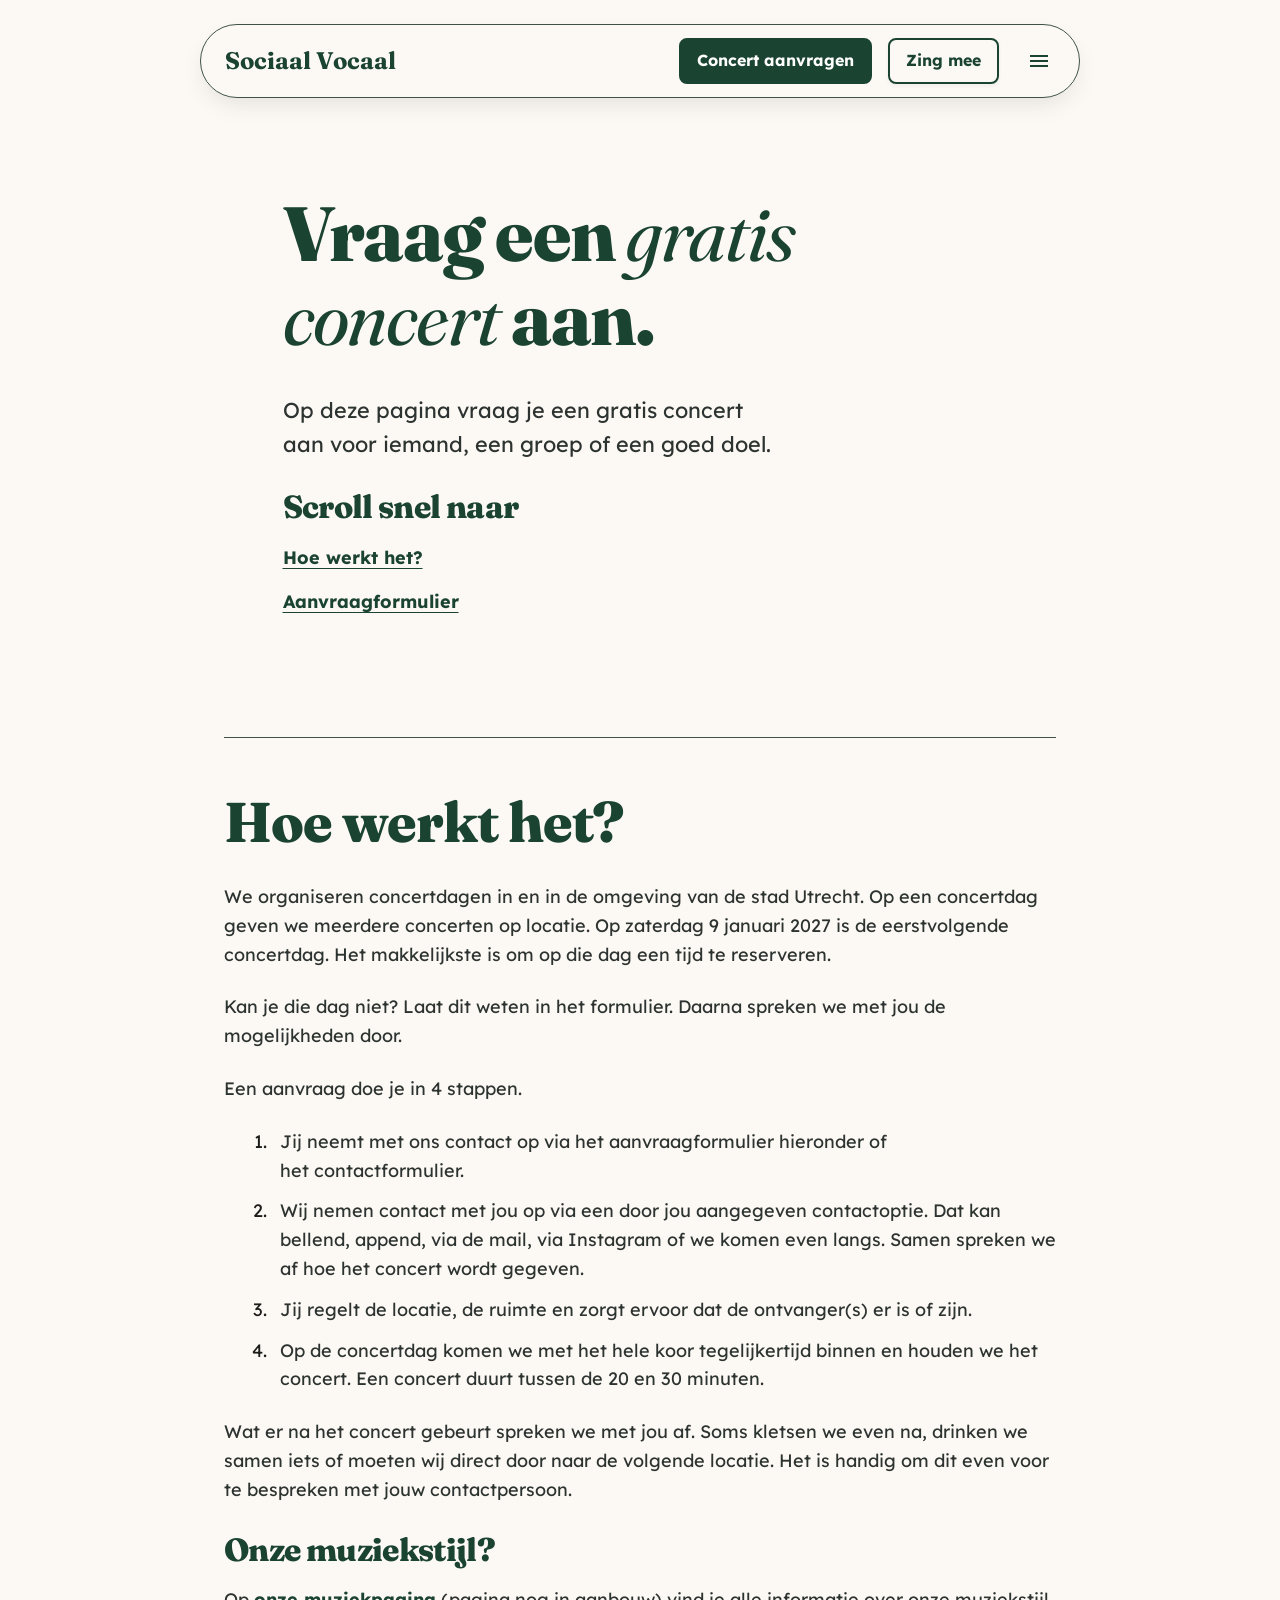
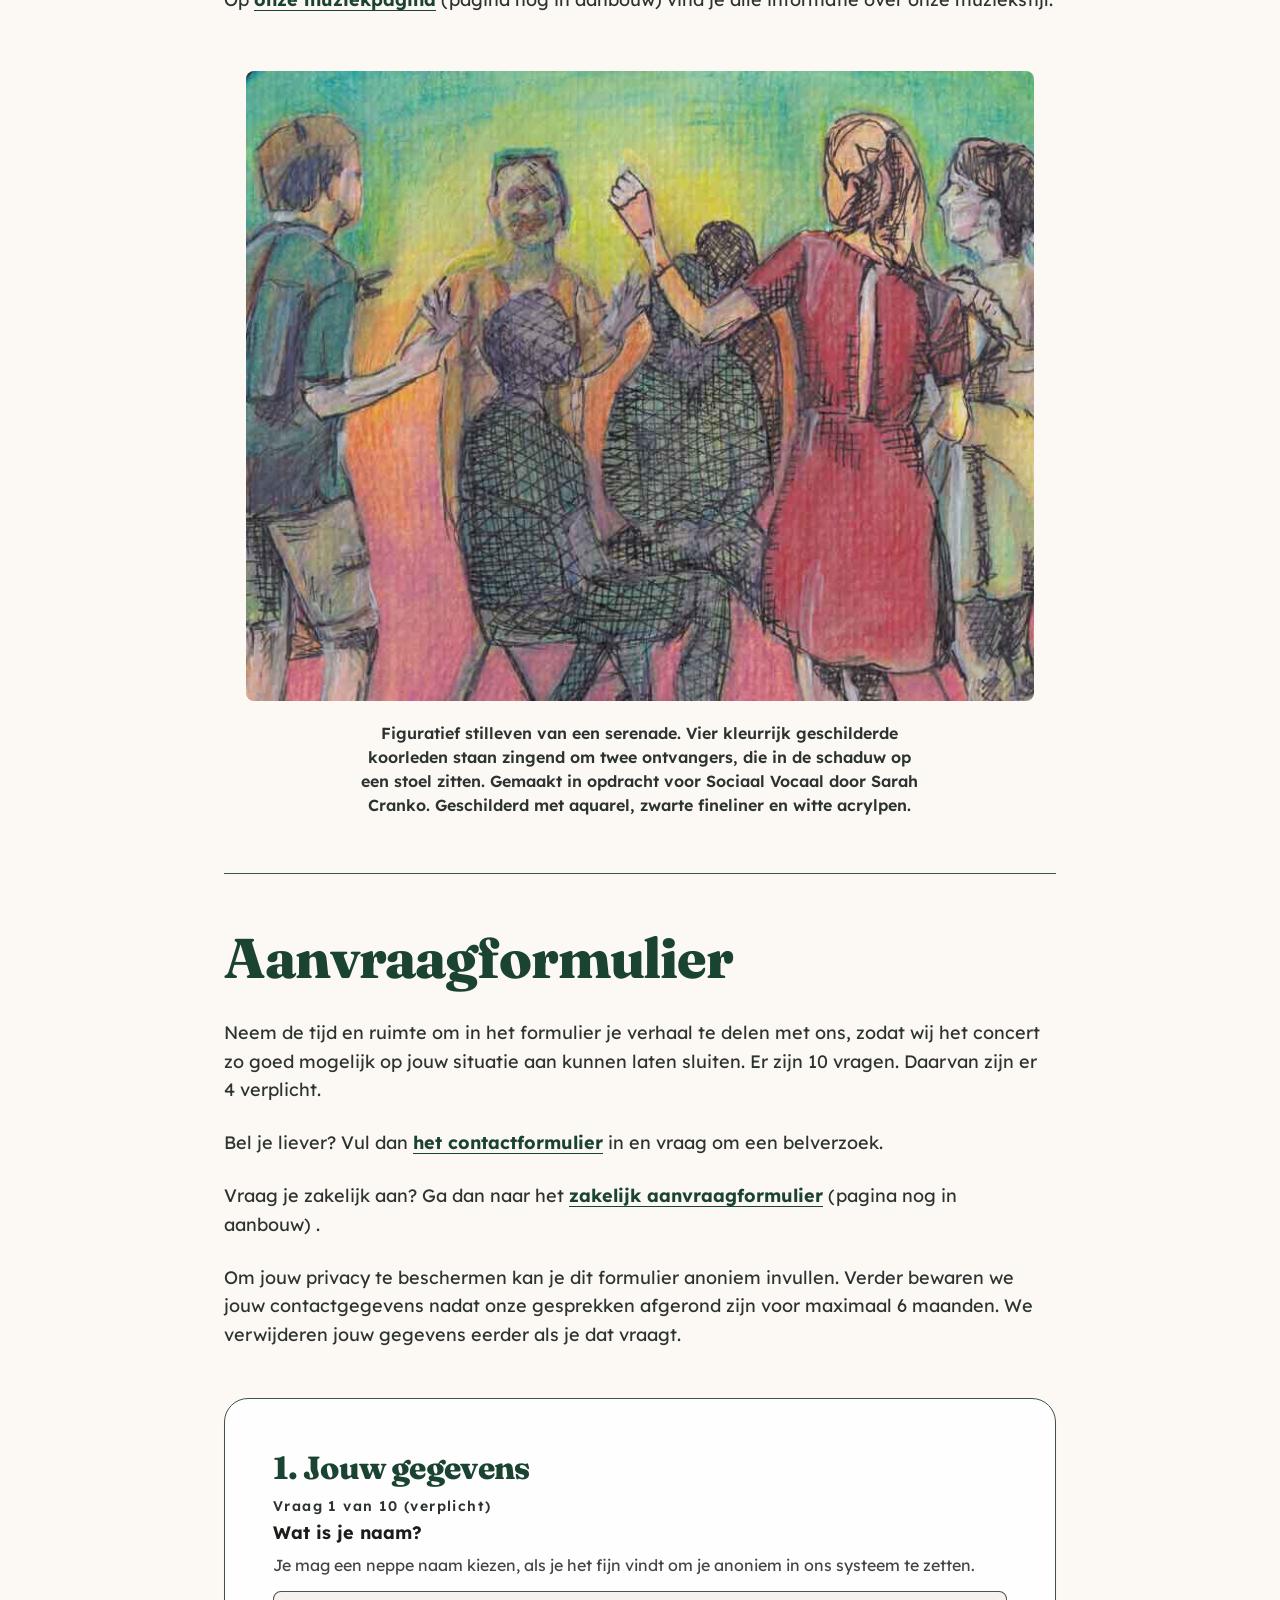
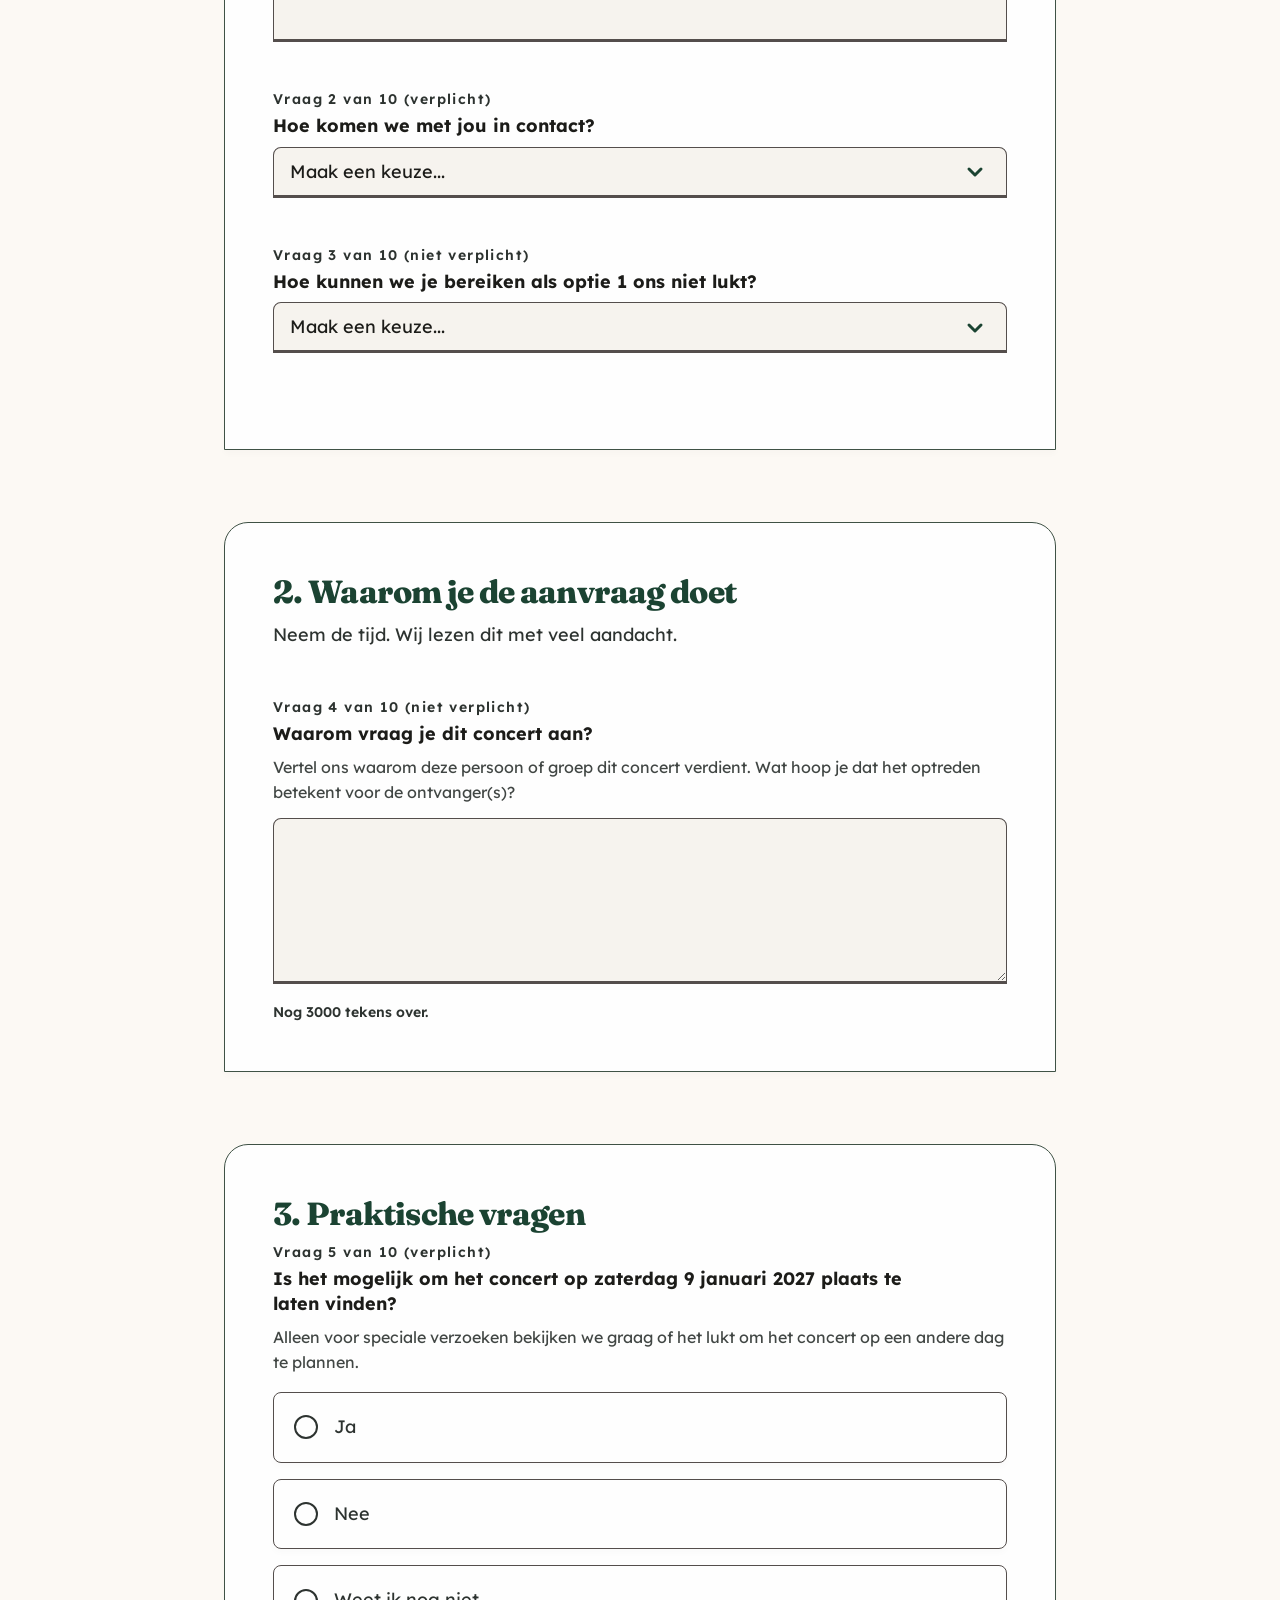
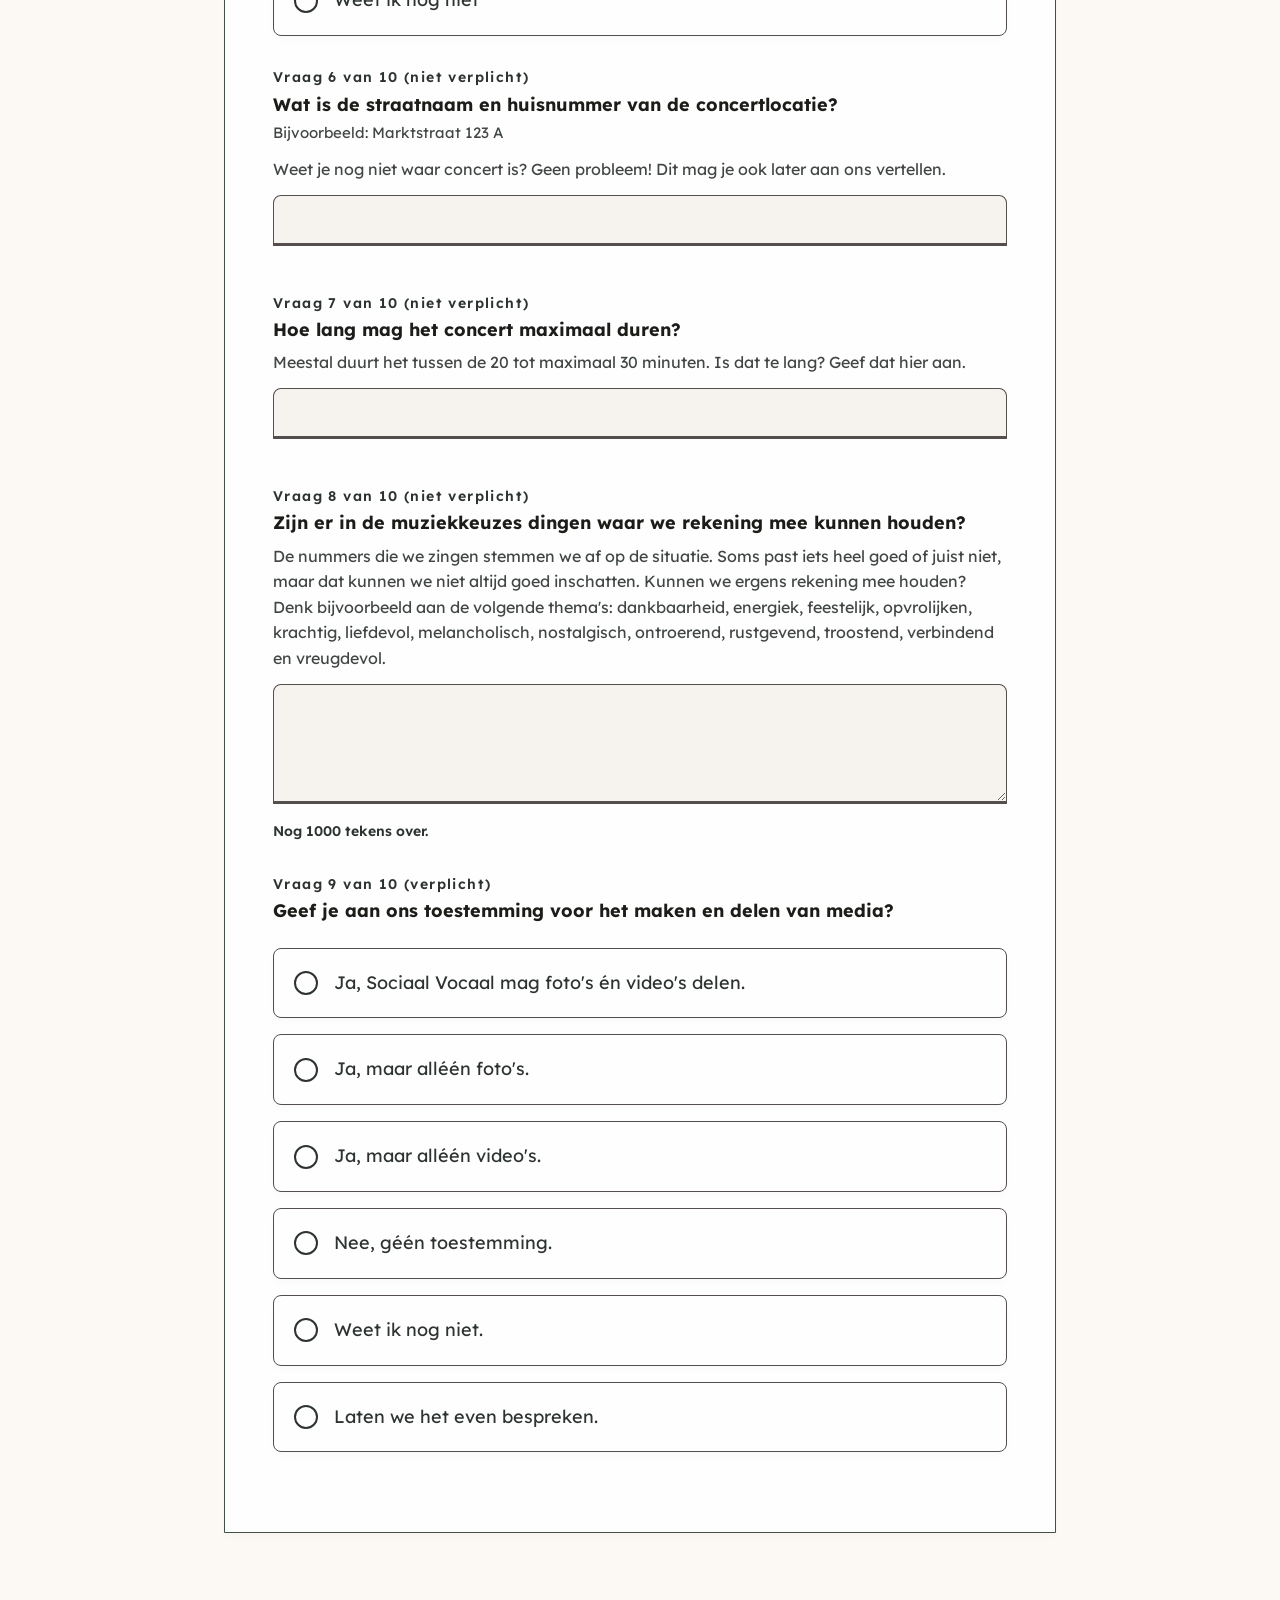
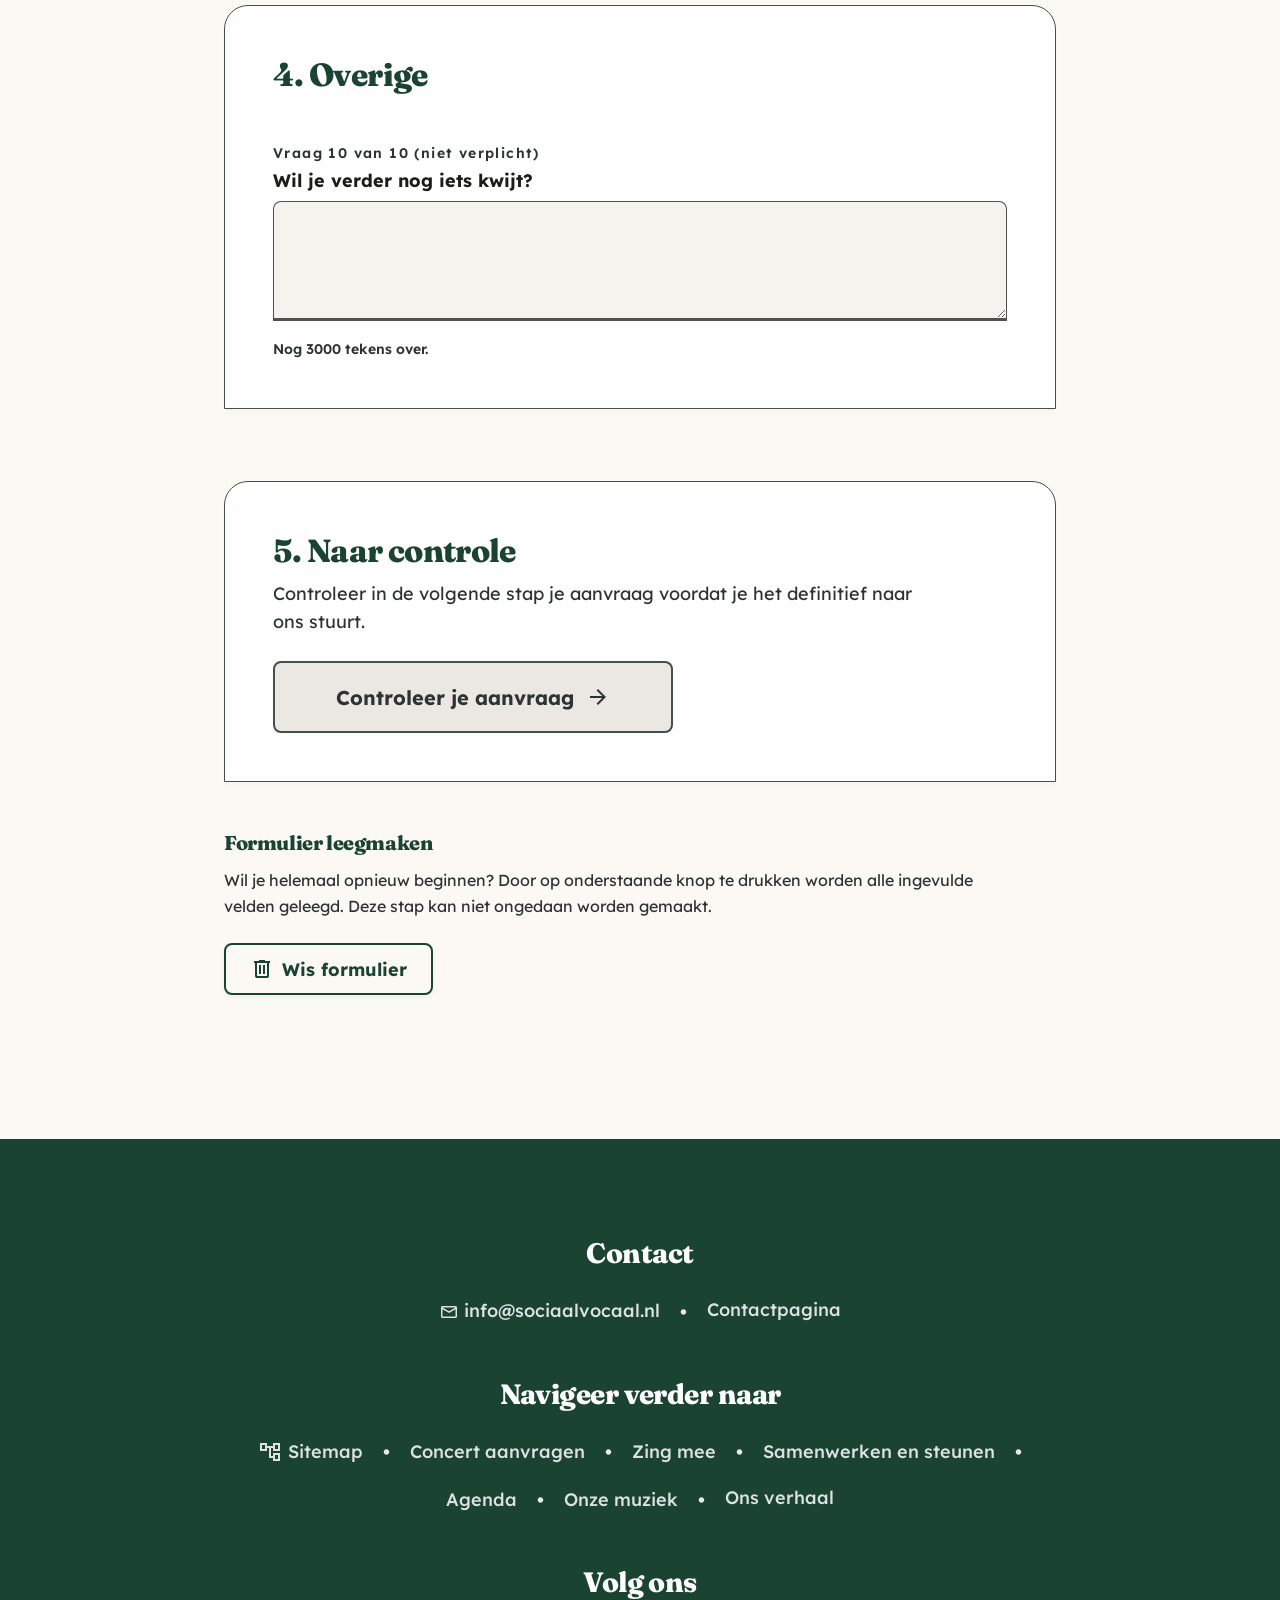
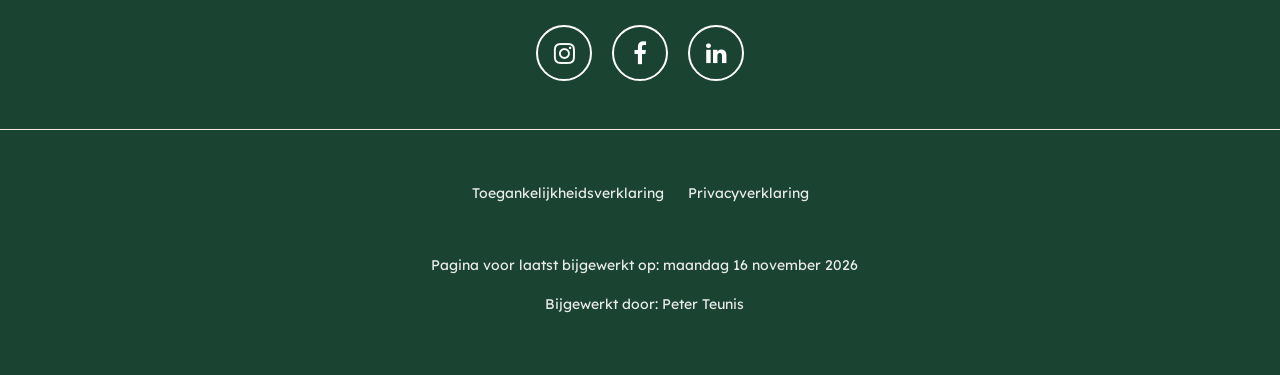
<file: gratis-concert-aanvragen.html>
<!DOCTYPE html>
<html lang="nl">
<head>
    <meta charset="utf-8"/>
    <meta name="viewport" content="width=device-width, initial-scale=1.0"/>
    <title>Aanvraagformulier gratis serenade in Utrecht | Sociaal Vocaal</title>
    <meta name="description" content="Verras iemand met een gratis serenade in Utrecht! Sociaal Vocaal is een a-capellakoor dat zingt om te bedanken, op te vrolijken of te troosten.">
    <!-- Note to self: update later hieronder de canonical met jullie definitieve, beveiligde url. Dat is goed voor de SEO. -->
    <link rel="canonical" href="https://sociaalvocaal.nl/gratis-concert-aanvragen"/>
    <link rel="stylesheet" href="index.css">
    <link rel="preconnect" href="https://fonts.googleapis.com">
    <link rel="preconnect" href="https://fonts.gstatic.com" crossorigin>
    <link href="https://fonts.googleapis.com/css2?family=Lexend:wght@300;400;500;600;700&display=swap" rel="stylesheet">
    <link href="https://fonts.googleapis.com/css2?family=Fraunces:ital,opsz,wght@0,9..144,100..900;1,9..144,100..900&display=swap" rel="stylesheet">
    <link href="https://fonts.googleapis.com/css2?family=Material+Symbols+Outlined:wght,FILL@100..700,0..1&display=swap" rel="stylesheet"/>
    <link rel="stylesheet" href="https://cdnjs.cloudflare.com/ajax/libs/font-awesome/4.7.0/css/font-awesome.min.css">
</head>

<body class="auto-hide-header">
<!-- Floating Pill Header met ingebouwde skiplinks-hub -->

<!-- ==========================================================================
0. Inleiding
========================================================================== -->

<header id="main-header" class="floating-pill" role="banner">
    
    <!-- Skip-links Hub (Verborgen totdat je Tab gebruikt) -->
    <nav aria-label="Snelkoppelingen" class="skip-links-hub">
        <ul class="skip-list">
            <li><a href="#hoofdinhoud" class="skip-btn">Naar hoofdinhoud</a></li>
            <li><a href="/gratis-concert-aanvragen" class="skip-btn">Direct concert aanvragen</a></li>
            <li><a href="/sitemap" class="skip-btn">Naar sitemap</a></li>
        </ul>
    </nav>

    <!-- De altijd zichtbare basis van de pil -->
    <div class="pill-bar">
        <!-- Slim logo dat animeert bij scrollen -->
        <a href="/index" class="logo-link" aria-label="Sociaal Vocaal startpagina">
            <span class="logo-text-container">
                <span class="logo-full">Sociaal Vocaal</span>
                <span class="logo-short" aria-hidden="true">SV</span>
            </span>
        </a>

        <!-- Actieknoppen en menu-toggle -->
        <div class="pill-actions">
            <!-- Desktop acties: visueel verborgen op mobiel om de pil compact te houden -->
            <a href="/gratis-concert-aanvragen" class="btn btn-primary btn-small desktop-only">Concert aanvragen</a>
            <a href="index#doe-mee" class="btn btn-white btn-small desktop-only">Zing mee</a>
            
            <button id="menu-toggle" class="menu-btn" aria-expanded="false" aria-controls="morphing-menu" aria-label="Open hoofdmenu">
                <span class="menu-btn-text sr-only">Menu</span>
                <span class="material-symbols-outlined icon-open" aria-hidden="true">menu</span>
                <span class="material-symbols-outlined icon-close" aria-hidden="true">close</span>
            </button>
        </div>
    </div>

<!-- Het uitrekkende Bento-menu -->
    <nav id="morphing-menu" class="morphing-container" aria-label="Hoofdmenu">
        <div class="menu-inner">
            <div class="menu-bento-grid">
                
                <div class="menu-bento-item card-white">
                    <p id="menu-snel-regelen" class="menu-heading">Snel regelen</p>
                    <ul class="menu-list" aria-labelledby="menu-snel-regelen">
                        <li><a href="/contact">Contact</a></li>
                        <li><a href="/gratis-concert-aanvragen">Gratis concert aanvragen</a></li>
                        <li><a href="/index#doe-mee">Zing mee in ons koor</a></li>
                    </ul>
                </div>
                
                <div class="menu-bento-item card-white">
                    <p id="menu-ontdekken" class="menu-heading">Ontdekken</p>
                    <ul class="menu-list" aria-labelledby="menu-ontdekken">
                        <li><a href="/index#agenda">Agenda</a></li>
                        <li><a href="/#">Onze muziek</a></li>
                        <li><a href="/index#ons-verhaal">Ons verhaal</a></li>
                    </ul>
                </div>
                
                <div class="menu-bento-item card-white">
                    <p id="menu-samenwerken" class="menu-heading">Samenwerken & steunen</p>
                    <ul class="menu-list" aria-labelledby="menu-samenwerken">
                        <li><a href="/index#samenwerken">Artistiek samenwerken</a></li>
                        <li><a href="/index#samenwerken">Zakelijk</a></li>
                        <li><a href="/index#samenwerken">Steun ons</a></li>
                    </ul>
                </div>

            </div>
        </div>
    </nav>
    
</header>

<main id="hoofdinhoud" tabindex="-1">

    <section class="hero-section-contentpagina section-padding">
        <div class="container container-inhoud">
            <div class="hero-content">
                <h1 class="hero-heading">Vraag een <span class="font-italic">gratis concert</span> aan.</h1>
                    <p class="hero-lead">Op deze pagina vraag je een gratis concert aan voor iemand, een groep of een goed doel.</p> 
                        <nav aria-labelledby="toc-heading">
                            <h2 id="toc-heading" class="h2-klein">Scroll snel naar</h2>
                            <ul class="check-list">
                                <li><a href="#hoe-werkt-het" class="text-link">Hoe werkt het?</a></li>
                                <li><a href="#start-formulier" class="text-link">Aanvraagformulier</a></li>
                            </ul>
                        </nav>
            </div>  
    </div>
</section>

<section id="uitleg-en-formulier" class="section-padding" style="padding-top: 0;">
    <div class="container">
        <hr class="mb-large">       
        <h2 id="hoe-werkt-het">Hoe werkt het?</h2>
                    <p>We organiseren concertdagen in en in de omgeving van de stad Utrecht. Op een concertdag geven we meerdere concerten op locatie. Op zaterdag 9 januari 2027 is de eerstvolgende concertdag. Het makkelijkste is om op die dag een tijd te reserveren.</p>
                    <p>Kan je die dag niet? Laat dit weten in het formulier. Daarna spreken we met jou de mogelijkheden door.</p>
                    <p>Een aanvraag doe je in 4 stappen.</p>
                        <ol>
                            <li>Jij neemt met ons contact op via het aanvraagformulier hieronder of het contactformulier.</li>
                            <li>Wij nemen contact met jou op via een door jou aangegeven contactoptie. Dat kan bellend, append, via de mail, via Instagram of we komen even langs. Samen spreken we af hoe het concert wordt gegeven.</li>
                            <li>Jij regelt de locatie, de ruimte en zorgt ervoor dat de ontvanger(s) er is of zijn.</li>
                            <li>Op de concertdag komen we met het hele koor tegelijkertijd binnen en houden we het concert. Een concert duurt tussen de 20 en 30 minuten.</li>
                        </ol>
                    <p>Wat er na het concert gebeurt spreken we met jou af. Soms kletsen we even na, drinken we samen iets of moeten wij direct door naar de volgende locatie. Het is handig om dit even voor te bespreken met jouw contactpersoon.</p>
                
                <h2 class="h2-klein">Onze muziekstijl?</h2>
                    <p>Op <a href="#" class="text-link"> onze muziekpagina</a> (pagina nog in aanbouw) vind je alle informatie over onze muziekstijl.</p>                    
        
        
            <figure class="article-figure figure-vertical">
                <img src="Afbeeldingen/Sarah_Artwork-01_Serenade.jpg" alt="Scan van een geschilderd en getekend schilderij. Vier koorleden zingen staand om twee zittende personen die in schaduw getekend zijn." loading="lazy"/>
                    <figcaption>
                        Figuratief stilleven van een serenade. Vier kleurrijk geschilderde koorleden staan zingend om twee ontvangers, die in de schaduw op een stoel zitten. Gemaakt in opdracht voor Sociaal Vocaal door Sarah Cranko. Geschilderd met aquarel, zwarte fineliner en witte acrylpen.
                    </figcaption>
            </figure>

        <hr class="mb-large">        
        <h2 id="start-formulier">Aanvraag&shy;formulier</h2>
            <p>Neem de tijd en ruimte om in het formulier je verhaal te delen met ons, zodat wij het concert zo goed mogelijk op jouw situatie aan kunnen laten sluiten. Er zijn 10 vragen. Daarvan zijn er 4 verplicht.</p> 
            <p>Bel je liever? Vul dan <a href="/contact" class="text-link">het contactformulier</a> in en vraag om een belverzoek.</p>
            <p>Vraag je zakelijk aan? Ga dan naar het <a href="#" class="text-link">zakelijk aanvraagformulier</a> (pagina nog in aanbouw) .</p>
            <p class="pb-medium">Om jouw privacy te beschermen kan je dit formulier anoniem invullen. Verder bewaren we jouw contactgegevens nadat onze gesprekken afgerond zijn voor maximaal 6 maanden. We verwijderen jouw gegevens eerder als je dat vraagt.</p>
        
        <form novalidate id="aanvraag-formulier" class="sv-form mt-large" data-apikey="73491bb7-7201-4a52-8a3b-b6956c5387f2" data-subject="Nieuwe Concert Aanvraag via Website">                
                <div id="foutoverzicht" class="fout-overzicht" tabindex="-1" hidden aria-live="assertive">
                    <div class="fout-header">
                        <span class="material-symbols-outlined icon-error"  aria-hidden="true">warning</span>
                        <h2 class="fout-header">Het formulier kan nog niet naar de controlepagina gaan. Controleer dit:</h2>
                    </div>
                    <ul id="fout-lijst"></ul>
                </div>

                <!-- SECTIE 0 -->
                    <div class="sv-meta-group" aria-hidden="true">
                        <label for="botcheck">
                            Interne spam-controle (vink dit niet aan a.u.b.):
                        <input type="checkbox" name="botcheck" id="botcheck" value="1" tabindex="-1" autocomplete="off">                        </label>
                    </div>

                <!-- SECTIE 1 -->
                <section class="form-bento-sectie" aria-labelledby="sectie-1-titel">
                    <h2 id="sectie-1-titel" class="bento-sectie-titel">1. Jouw gegevens</h2>

                    <!-- Vraag 1 -->
                    <div class="sv-form-group">
                        <label for="naam" class="sv-label">
                            <span class="vraag-nummer">Vraag 1 van 10 (verplicht)</span> 
                            Wat is je naam?
                        </label>                    
                        <p id="naam-uitleg" class="sv-description">Je mag een neppe naam kiezen, als je het fijn vindt om je anoniem in ons systeem te zetten.</p>
                        <div class="sv-input-wrapper">
                            <input type="text" id="naam" name="naam" class="sv-input" required aria-describedby="naam-uitleg" autocomplete="given-name">
                        </div>
                    </div>

                    <!-- Vraag 2 (Primair contact) -->
                    <div class="sv-form-group mt-large">
                        <label for="contact-methode" class="sv-label">
                            <span class="vraag-nummer">Vraag 2 van 10 (verplicht)</span> 
                            Hoe komen we met jou in contact?
                        </label>
                        <div class="sv-input-wrapper select-wrapper">
                            <select id="contact-methode" name="contact_voorkeur" class="sv-select" required aria-controls="contact-dynamische-velden">                                
                                <option value="">Maak een keuze...</option>
                                <option value="email">Mail mij</option>
                                <option value="telefoon">Bel mij</option>
                                <option value="whatsapp">Stuur me een berichtje op WhatsApp</option>
                                <option value="instagram">Stuur me een berichtje op Instagram</option>
                            </select>
                        </div>

                        <!-- Dynamische container Vraag 2 -->
                        <div id="contact-dynamische-velden" class="mt-large">
                            <div id="veld-email" class="sub-veld sv-form-group">
                                <label for="contact-email" class="sv-label">Wat is je e-mailadres?</label>
                                <p id="mailadres-voorbeeld" class="sv-example">Bijvoorbeeld: naam@voorbeeld.nl</p>
                                <div class="sv-input-wrapper">
                                    <input type="email" id="contact-email" name="contact_email" class="sv-veld-input" autocomplete="email" aria-describedby="mailadres-voorbeeld">
                                </div>
                            </div>

                            <div id="veld-telefoon" class="sub-veld sv-form-group">
                                <label for="contact-tel" class="sv-label">Wat is je telefoonnummer?</label>
                                <p id="telefoon-voorbeeld" class="sv-example">Bijvoorbeeld: +31612345678</p>
                                <div class="sv-input-wrapper">
                                    <input type="tel" id="contact-tel" name="contact_tel" class="sv-veld-input" autocomplete="tel" aria-describedby="telefoon-voorbeeld">
                                </div>
                            </div>                        

                            <div id="veld-instagram" class="sub-veld sv-form-group">
                                <label for="contact-insta" class="sv-label">Wat is je Instagram gebruikersnaam?</label>
                                <p id="insta-uitleg" class="sv-example">Bijvoorbeeld: @gebruikersnaam</p>
                                <div class="sv-input-wrapper">
                                    <input type="text" id="contact-insta" name="contact_insta" class="sv-veld-input" aria-describedby="insta-uitleg">
                                </div>
                            </div>
                        </div> <!-- Einde dynamische container Vraag 2 -->
                    </div>

                    <!-- Vraag 3 (Backup contact) -->
                    <div class="sv-form-group mt-large">
                        <label for="contact-methode-backup" class="sv-label">
                            <span class="vraag-nummer">Vraag 3 van 10 (niet verplicht)</span> 
                            Hoe kunnen we je bereiken als optie 1 ons niet lukt?
                        </label>
                        <div class="sv-input-wrapper select-wrapper">
                            <select id="contact-methode-backup" name="contact_voorkeur_backup" class="sv-select" aria-controls="contact-dynamische-velden-backup">
                                <option value="">Maak een keuze...</option>
                                <option value="email">Mail mij</option>
                                <option value="telefoon">Bel mij</option>
                                <option value="whatsapp">Stuur me een berichtje op WhatsApp</option>
                                <option value="instagram">Stuur me een berichtje op Instagram</option>                            </select>
                        </div>

                        <!-- Dynamische container Vraag 3 -->
                        <div id="contact-dynamische-velden-backup" class="mt-large">
                            <div id="veld-backup-email" class="sub-veld sv-form-group">
                                <label for="contact-email-backup" class="sv-label">Wat is je e-mailadres?</label>
                                <p id="mailadres-backup-voorbeeld" class="sv-example">Bijvoorbeeld: naam@voorbeeld.nl</p>
                                <div class="sv-input-wrapper">
                                    <input type="email" id="contact-email-backup" name="contact_email_backup" class="sv-veld-input" autocomplete="email" aria-describedby="mailadres-backup-voorbeeld">
                                </div>
                            </div>

                            <div id="veld-backup-telefoon" class="sub-veld sv-form-group">
                                <label for="contact-tel-backup" class="sv-label">Wat is je telefoonnummer?</label>
                                <p id="telefoon-backup-voorbeeld" class="sv-example">Bijvoorbeeld: +31612345678</p>
                                <div class="sv-input-wrapper">
                                    <input type="tel" id="contact-tel-backup" name="contact_tel_backup" class="sv-veld-input" autocomplete="tel" aria-describedby="telefoon-backup-voorbeeld">
                                </div>
                            </div>                          

                            <div id="veld-backup-instagram" class="sub-veld sv-form-group">
                                <label for="contact-insta-backup" class="sv-label">Wat is je Instagram gebruikersnaam?</label>
                                <p id="insta-backup-uitleg" class="sv-example">Bijvoorbeeld: @gebruikersnaam</p>
                                <div class="sv-input-wrapper">
                                    <input type="text" id="contact-insta-backup" name="contact_insta_backup" class="sv-veld-input" aria-describedby="insta-backup-uitleg">
                                </div>
                            </div>
                        </div> <!-- Einde dynamische container Vraag 3 -->
                    </div>
                </section>

                <!-- SECTIE 2 -->
                <section class="form-bento-sectie mt-large" aria-labelledby="sectie-2-titel">
                    <h2 id="sectie-2-titel" class="bento-sectie-titel">2. Waarom je de aanvraag doet</h2>
                    <p>Neem de tijd. Wij lezen dit met veel aandacht.</p>

                    <div class="sv-form-group mt-large">
                        <label for="concert-reden" class="sv-label">
                            <span class="vraag-nummer">Vraag 4 van 10 (niet verplicht)</span> 
                            Waarom vraag je dit concert aan?
                        </label>
                        <p id="concert-reden-uitleg" class="sv-description">Vertel ons waarom deze persoon of groep dit concert verdient. Wat hoop je dat het optreden betekent voor de ontvanger(s)?</p>
                        <div class="sv-input-wrapper">
                            <textarea id="concert-reden" name="concert_reden" rows="6" class="sv-textarea" aria-describedby="concert-reden-uitleg concert-reden-teller"></textarea>
                        </div>
                        <div id="concert-reden-teller" aria-live="polite" class="tekst-teller">Nog 3000 tekens over.</div>
                    </div>

                </section>

                <!-- SECTIE 3 -->
                <section class="form-bento-sectie mt-large" aria-labelledby="sectie-3-titel">
                    <h2 id="sectie-3-titel" class="bento-sectie-titel">3. Praktische vragen</h2>

                    <fieldset class="sv-fieldset" id="concertdag-container">
                        <legend class="sv-legend">
                            <span class="vraag-nummer">Vraag 5 van 10 (verplicht)</span> 
                            Is het mogelijk om het concert op zaterdag 9 januari 2027 plaats te laten vinden?
                        </legend>
                        <p id="concertdag-uitleg" class="sv-description">Alleen voor speciale verzoeken bekijken we graag of het lukt om het concert op een andere dag te plannen.</p>
                        <div class="tactile-radio-group">
                            <label class="tactile-radio-card" for="concertdag-ja"><input type="radio" id="concertdag-ja" name="concertdag_mogelijk" value="ja" required class="sr-only"><span class="radio-visual"></span><span class="radio-text">Ja</span></label>
                            <label class="tactile-radio-card" for="concertdag-nee" aria-controls="veld-gewenste-datum"><input type="radio" id="concertdag-nee" name="concertdag_mogelijk" value="nee" required class="sr-only"><span class="radio-visual"></span><span class="radio-text">Nee</span></label>
                            <label class="tactile-radio-card" for="concertdag-weet-niet"><input type="radio" id="concertdag-weet-niet" name="concertdag_mogelijk" value="weet_niet" required class="sr-only"><span class="radio-visual"></span><span class="radio-text">Weet ik nog niet</span></label>
                        </div>
                        
                        <!-- Dynamische container Vraag 5b -->
                        <div id="veld-gewenste-datum" class="mt-large" hidden>
                            <div class="sub-veld sv-form-group">
                                <label for="gewenste-datum" class="sv-label">
                                    <span class="vraag-nummer">Vraag 5b van 10 (niet verplicht)</span> 
                                    Geef een gewenste datum of periode op.
                                </label>
                                <p id="gewenste-datum-uitleg" class="sv-description">Dit mag ook een globale periode zijn, bijvoorbeeld "ergens in maart".</p>
                                <div class="sv-input-wrapper">
                                    <input type="text" id="gewenste-datum" name="gewenste_datum" class="sv-veld-input" aria-describedby="gewenste-datum-uitleg">
                                </div>
                            </div>
                        </div>
                    </fieldset>

                    <div class="sv-form-group">
                        <label for="adres-locatie" class="sv-label">
                            <span class="vraag-nummer">Vraag 6 van 10 (niet verplicht)</span> 
                            Wat is de straatnaam en huisnummer van de concertlocatie?
                        </label>
                        <p id="adres-voorbeeld" class="sv-example">Bijvoorbeeld: Marktstraat 123 A</p>
                        <p id="adres-locatie-uitleg" class="sv-description">Weet je nog niet waar concert is? Geen probleem! Dit mag je ook later aan ons vertellen.</p>

                        <div class="sv-input-wrapper">
                            <input type="text" id="adres-locatie" name="adres_locatie" class="sv-input" autocomplete="street-address" aria-describedby="adres-voorbeeld adres-locatie-uitleg">
                        </div>
                    </div>

                    <div class="sv-form-group mt-large">
                        <label for="duur-concert" class="sv-label">
                            <span class="vraag-nummer">Vraag 7 van 10 (niet verplicht)</span>
                            Hoe lang mag het concert maximaal duren?
                        </label>
                        <p id="duur-concert-uitleg" class="sv-description">Meestal duurt het tussen de 20 tot maximaal 30 minuten. Is dat te lang? Geef dat hier aan.</p>
                        <div class="sv-input-wrapper">
                            <input type="text" id="duur-concert" name="duur_concert" class="sv-input" aria-describedby="duur-concert-uitleg">
                        </div>
                    </div>

                    <div class="sv-form-group mt-large">
                        <label for="muziek-wensen" class="sv-label">
                            <span class="vraag-nummer">Vraag 8 van 10 (niet verplicht)</span> 
                            Zijn er in de muziekkeuzes dingen waar we rekening mee kunnen houden?
                        </label>
                        <p id="muziek-wensen-uitleg" class="sv-description">De nummers die we zingen stemmen we af op de situatie. Soms past iets heel goed of juist niet, maar dat kunnen we niet altijd goed inschatten. Kunnen we ergens rekening mee houden? Denk bijvoorbeeld aan de volgende thema's: dankbaarheid, energiek, feestelijk, opvrolijken, krachtig, liefdevol, melancholisch, nostalgisch, ontroerend, rustgevend, troostend, verbindend en vreugdevol.</p>
                        <div class="sv-input-wrapper">
                            <textarea id="muziek-wensen" name="muziek_wensen" rows="3" class="sv-textarea" maxlength="1000" aria-describedby="muziek-wensen-uitleg muziek-wensen-teller"></textarea>
                        </div>
                        <div id="muziek-wensen-teller" aria-live="polite" class="tekst-teller">Nog 1000 tekens over.</div>
                    </div>

                    <fieldset class="sv-fieldset">
                        <legend class="sv-legend">
                            <span class="vraag-nummer">Vraag 9 van 10 (verplicht)</span> 
                            Geef je aan ons toestemming voor het maken en delen van media?
                        </legend>
                        <div class="tactile-radio-group">
                            <label class="tactile-radio-card" for="media-alles"><input type="radio" id="media-alles" name="media_toestemming" value="foto_en_video" required class="sr-only"><span class="radio-visual"></span><span class="radio-text">Ja, Sociaal Vocaal mag foto's én video's delen.</span></label>
                            <label class="tactile-radio-card" for="media-fotos"><input type="radio" id="media-fotos" name="media_toestemming" value="alleen_fotos" required class="sr-only"><span class="radio-visual"></span><span class="radio-text">Ja, maar alléén foto's.</span></label>
                            <label class="tactile-radio-card" for="media-videos"><input type="radio" id="media-videos" name="media_toestemming" value="alleen_videos" required class="sr-only"><span class="radio-visual"></span><span class="radio-text">Ja, maar alléén video's.</span></label>
                            <label class="tactile-radio-card" for="media-geen"><input type="radio" id="media-geen" name="media_toestemming" value="geen_toestemming" required class="sr-only"><span class="radio-visual"></span><span class="radio-text">Nee, géén toestemming.</span></label>
                            <label class="tactile-radio-card" for="media-onbekend"><input type="radio" id="media-onbekend" name="media_toestemming" value="onbekend" required class="sr-only"><span class="radio-visual"></span><span class="radio-text">Weet ik nog niet.</span></label>
                            <label class="tactile-radio-card" for="media-bespreken"><input type="radio" id="media-bespreken" name="media_toestemming" value="bespreken" required class="sr-only"><span class="radio-visual"></span><span class="radio-text">Laten we het even bespreken.</span></label>
                        </div>
                    </fieldset>
                </section>

                <!-- SECTIE 4 -->
                <section class="form-bento-sectie mt-large" aria-labelledby="sectie-4-titel">
                    <h2 id="sectie-4-titel" class="bento-sectie-titel">4. Overige</h2>

                    <div class="sv-form-group mt-large">
                        <label for="overig-kwijt" class="sv-label">
                            <span class="vraag-nummer">Vraag 10 van 10 (niet verplicht)</span> 
                            Wil je verder nog iets kwijt?
                        </label>
                        <div class="sv-input-wrapper">
                            <textarea id="overig-kwijt" name="overig_opmerkingen" rows="4" class="sv-textarea" aria-describedby="overig-kwijt-teller"></textarea>
                        </div>
                        <div id="overig-kwijt-teller" aria-live="polite" class="tekst-teller">Nog 3000 tekens over.</div>
                    </div>
                </section>
                
                <!-- SECTIE 5: NAAR CONTROLEPAGINA -->
                <section class="form-submit-sectie form-bento-sectie" aria-labelledby="sectie-5-titel">
                    <h2 id="sectie-5-titel" class="bento-sectie-titel">5. Naar controle</h2>
                    <div>
                        <p id="crescendo-uitleg">Controleer in de volgende stap je aanvraag voordat je het definitief naar ons stuurt.</p>
                        <div style="display: flex; gap: 1rem; align-items: center; flex-wrap: wrap;">
                            <button type="submit" id="controle-knop" class="btn crescendo-btn" aria-describedby="crescendo-uitleg">
                                <span class="crescendo-text">Controleer je aanvraag</span>
                                <span class="material-symbols-outlined crescendo-icon" aria-hidden="true">arrow_forward</span>
                            </button>
                        </div>
                        
                        <div id="verzend-status" class="sr-only" aria-live="assertive"></div>
                    </div>
                </section>


                <!-- SECTIE 6: FORMULIER WISSEN -->
                <section class="form-disclaimer form-reset-sectie" aria-labelledby="sectie-6-titel">
                    <h2 id="sectie-6-titel">Formulier leegmaken</h2>
                    
                    <p id="reset-uitleg">Wil je helemaal opnieuw beginnen? Door op onderstaande knop te drukken worden alle ingevulde velden geleegd. Deze stap kan niet ongedaan worden gemaakt.</p>
                    
                    <button type="reset" class="btn btn-white" aria-describedby="reset-uitleg">
                        <span class="material-symbols-outlined" aria-hidden="true">delete</span>
                        Wis formulier
                    </button>
                    
                    <div id="verwijder-status" class="sr-only" aria-live="assertive"></div>
                </section>

            </form>
            
        </div>
    </section>

</main>

<!-- ==========================================================================
   5. Footer
========================================================================== -->
<footer class="footer new-footer footer-no-cta">
    <nav aria-label="Footer navigatie">
        
        <div class="container footer-centered-layout">
            
            <!-- Visuele Focus 1: Contactgegevens prominent in het midden -->
            <div class="footer-block footer-contact">
                <h2 class="footer-heading">Contact</h2>
                    <ul class="footer-inline-links">
                        <li>
                            <a href="mailto:info@sociaalvocaal.nl" class="footer-primary-link">
                            <span class="material-symbols-outlined" aria-hidden="true">mail</span>
                            info@sociaalvocaal.nl
                            </a>
                        </li>
                        <li>
                            <a href="/contact" class="footer-primary-link">
                                Contactpagina
                            </a>
                        </li>
                    </ul>
            </div>

            <!-- Visuele Focus 2: Vlakke, ontspannen sitenavigatie -->
            <div class="footer-block footer-nav">
                <h2 class="footer-heading">Navigeer verder naar</h2>
                <ul class="footer-inline-links">
                    <li><a href="/sitemap" class="sitemap-link"><span class="material-symbols-outlined" aria-hidden="true">account_tree</span>Sitemap</a></li>
                    <li><a href="#start-formulier">Concert aanvragen</a></li>
                    <li><a href="/index#doe-mee">Zing mee</a></li>
                    <li><a href="/index#samenwerken">Samenwerken en steunen</a></li>
                    <li><a href="/index#agenda">Agenda</a></li>
                    <li><a href="#">Onze muziek</a></li>
                    <li><a href="/index#ons-verhaal">Ons verhaal</a></li>
                </ul>
            </div>

            <!-- Visuele Focus 3: Grote, ronde social media knoppen -->
            <div class="footer-block footer-socials">
                <h2 class="footer-heading">Volg ons</h2>
                <ul class="footer-social-list">
                    <li><a href="https://www.instagram.com/sociaal.vocaal/" aria-label="Instagram"><span class="fa fa-instagram" aria-hidden="true"></span></a></li>
                    <li><a href="https://www.facebook.com/" aria-label="Facebook"><span class="fa fa-facebook" aria-hidden="true"></span></a></li>
                    <li><a href="https://www.linkedin.com/company/sociaal-vocaal/" aria-label="LinkedIn"><span class="fa fa-linkedin" aria-hidden="true"></span></a></li>
                </ul>
            </div>
            
        </div>
        
        <!-- De Bottombar -->
        <div class="footer-bottom">
            <div class="container footer-bottom-container">
                <ul class="footer-legal-list">
                    <li><a href="#">Toegankelijkheidsverklaring</a></li>
                    <li><a href="#">Privacyverklaring</a></li>
                </ul>
                <div class="footer-meta">
                    <ul>
                        <li><span>Pagina voor laatst bijgewerkt op: maandag 16 november 2026</span></li>
                        <li><span >Bijgewerkt door: <a href="https://www.linkedin.com/in/peter-teunis-64045735/">Peter Teunis</a></span></li>
                    </ul>
                </div>
            </div>
        </div>
        
    </nav>
</footer>

<script src="app.js"></script>

</body>
</html>
</file>
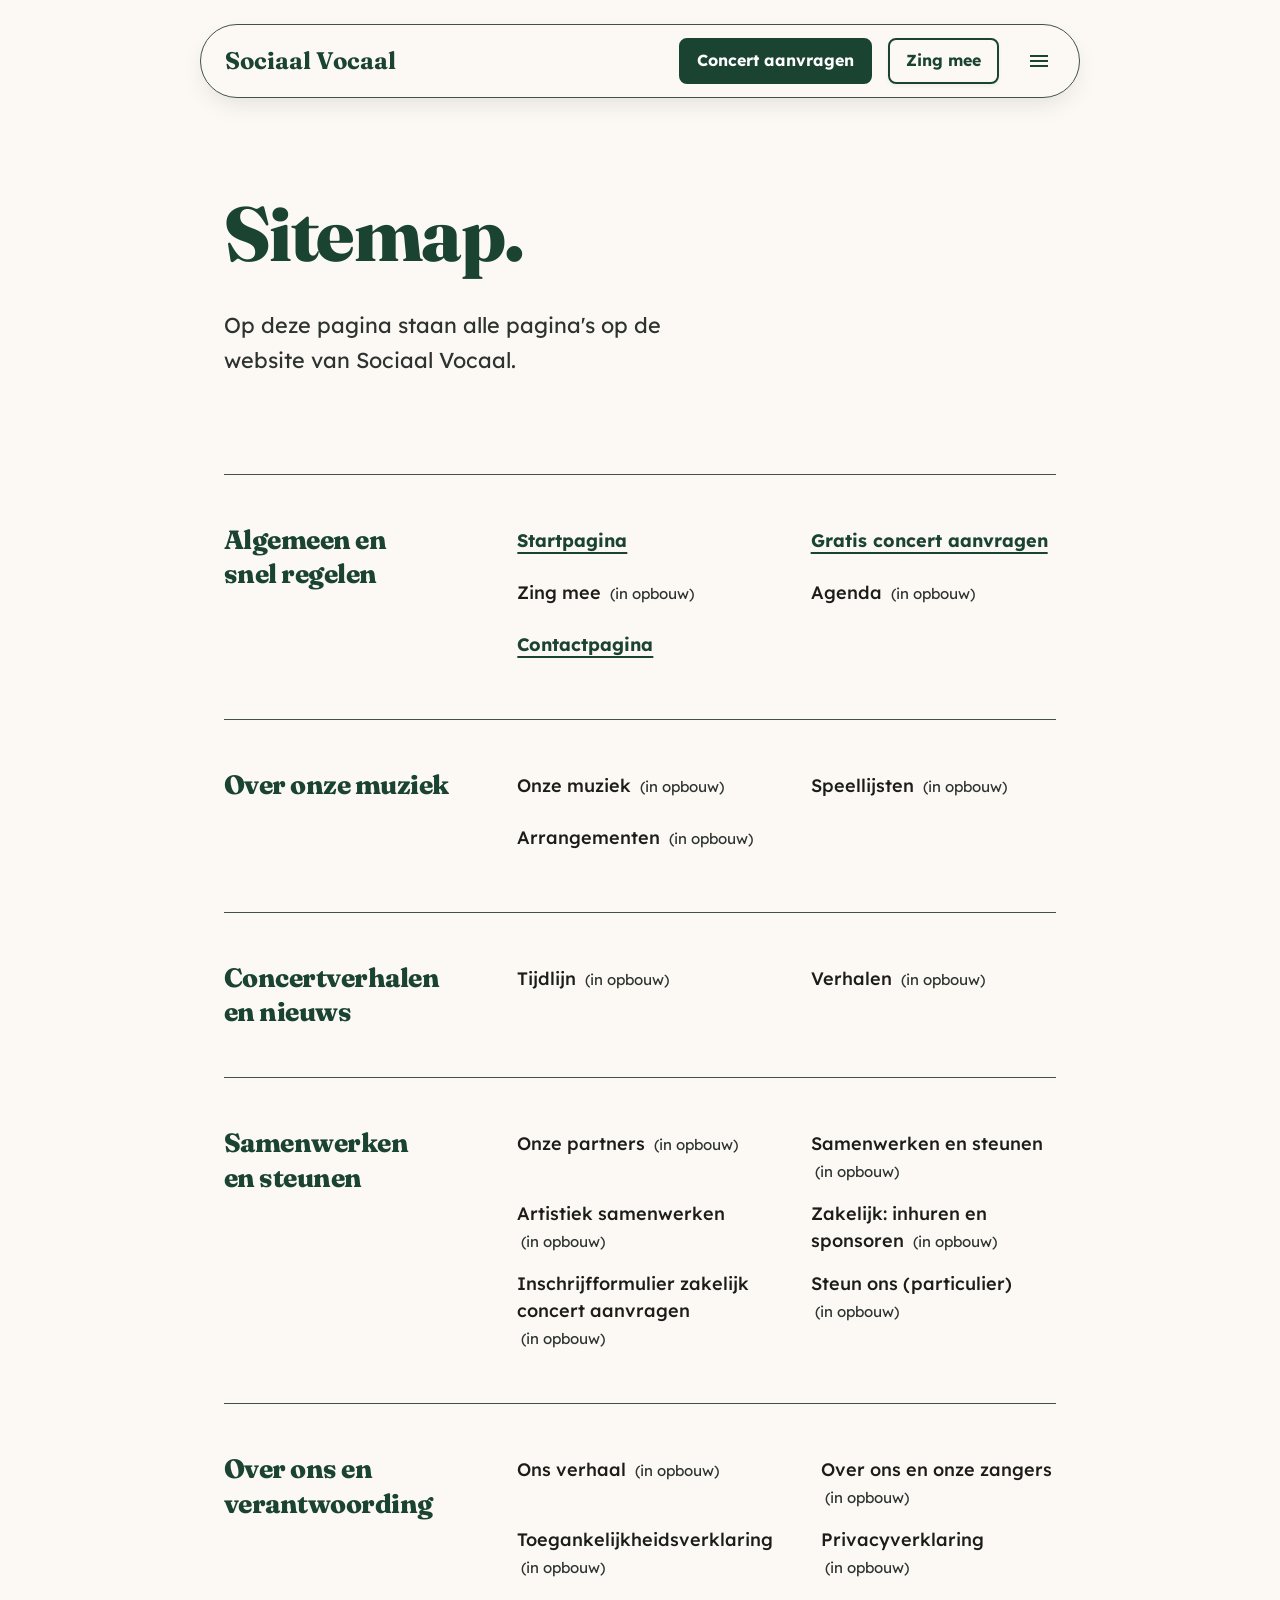
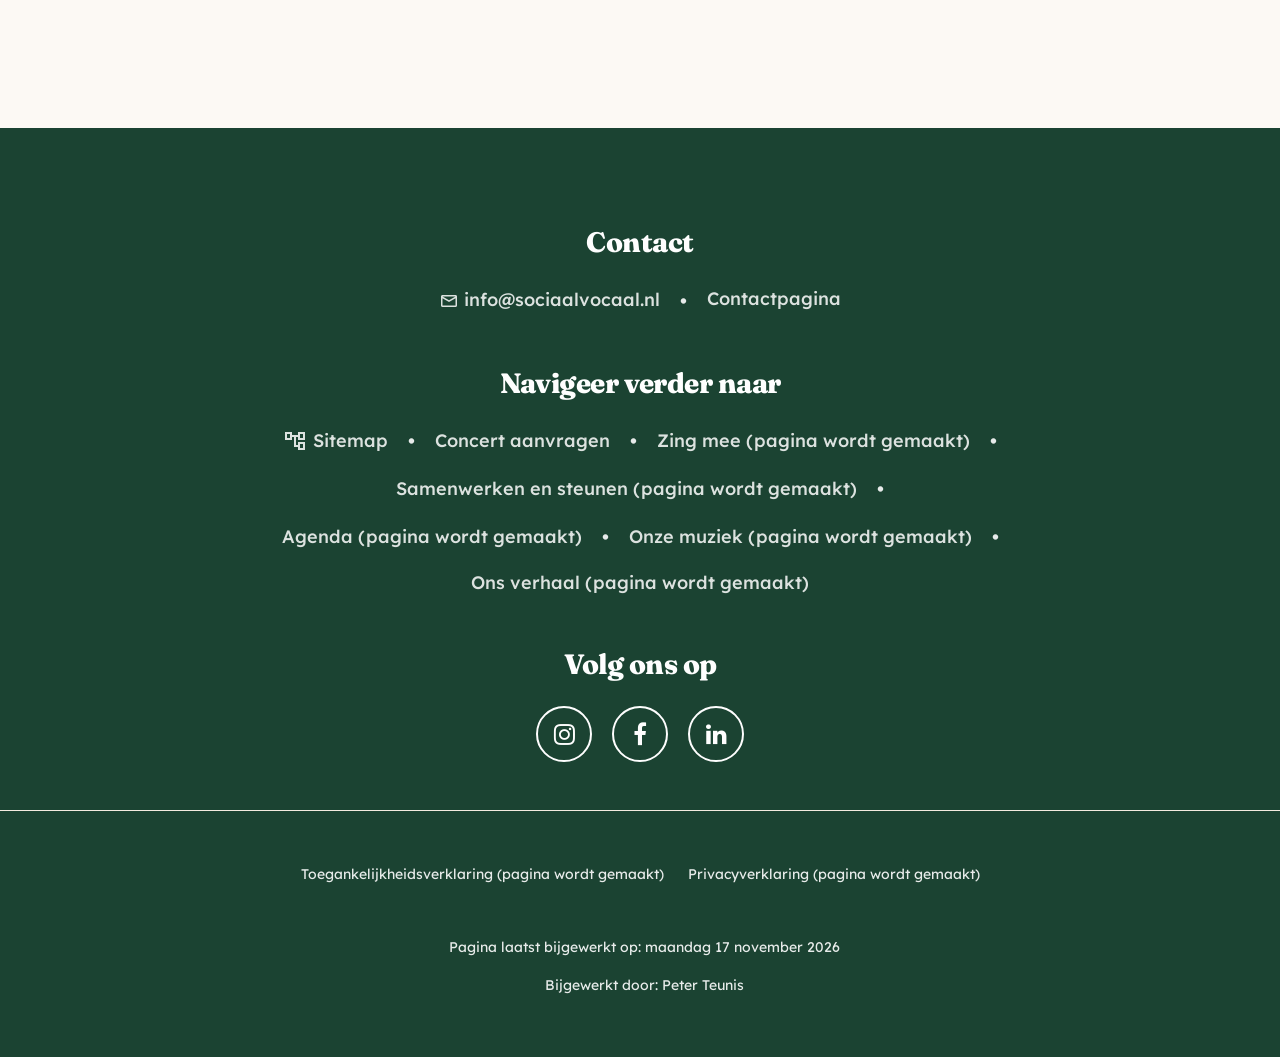
<file: sitemap.html>
<!DOCTYPE html>
<html lang="nl">
<head>
    <meta charset="utf-8"/>
    <meta name="viewport" content="width=device-width, initial-scale=1.0"/>
    <title>Sitemap | Sociaal Vocaal</title>
    <meta name="description" content="Overzicht van alle pagina's op sociaalvocaal.nl.">
    <link rel="canonical" href="https://sociaalvocaal.nl/sitemap"/>
    <link rel="stylesheet" href="index.css">
    <link rel="preconnect" href="https://fonts.googleapis.com">
    <link rel="preconnect" href="https://fonts.gstatic.com" crossorigin>
    <link href="https://fonts.googleapis.com/css2?family=Lexend:wght@300;400;500;600;700&display=swap" rel="stylesheet">
    <link href="https://fonts.googleapis.com/css2?family=Fraunces:ital,opsz,wght@0,9..144,100..900;1,9..144,100..900&display=swap" rel="stylesheet">
    <link href="https://fonts.googleapis.com/css2?family=Material+Symbols+Outlined:wght,FILL@100..700,0..1&display=swap" rel="stylesheet"/>
    <link rel="stylesheet" href="https://cdnjs.cloudflare.com/ajax/libs/font-awesome/4.7.0/css/font-awesome.min.css">
</head>

<body>
<!-- Floating Pill Header met ingebouwde skiplinks-hub -->

<header id="main-header" class="floating-pill" role="banner">
    
    <!-- Skip-links Hub (Verborgen totdat je Tab gebruikt) -->
    <nav aria-label="Snelkoppelingen" class="skip-links-hub">
        <ul class="skip-list">
            <li><a href="#hoofdinhoud" class="skip-btn">Naar hoofdinhoud</a></li>
            <li><a href="/gratis-concert-aanvragen" class="skip-btn">Direct concert aanvragen</a></li>
            <li><a href="/sitemap" class="skip-btn">Naar sitemap</a></li>
        </ul>
    </nav>

    <!-- De altijd zichtbare basis van de pil -->
    <div class="pill-bar">
        <!-- Slim logo dat animeert bij scrollen -->
        <a href="/index" class="logo-link" aria-label="Sociaal Vocaal startpagina">
            <span class="logo-text-container">
                <span class="logo-full">Sociaal Vocaal</span>
                <span class="logo-short" aria-hidden="true">SV</span>
            </span>
        </a>

        <!-- Actieknoppen en menu-toggle -->
        <div class="pill-actions">
            <!-- Desktop acties: visueel verborgen op mobiel om de pil compact te houden -->
            <a href="/gratis-concert-aanvragen" class="btn btn-primary btn-small desktop-only">Concert aanvragen</a>
            <a href="/index#doe-mee" class="btn btn-white btn-small desktop-only">Zing mee</a>
            
            <button id="menu-toggle" class="menu-btn" aria-expanded="false" aria-controls="morphing-menu" aria-label="Open hoofdmenu">
                <span class="menu-btn-text sr-only">Menu</span>
                <span class="material-symbols-outlined icon-open" aria-hidden="true">menu</span>
                <span class="material-symbols-outlined icon-close" aria-hidden="true">close</span>
            </button>
        </div>
    </div>

<!-- Het uitrekkende Bento-menu -->
    <nav id="morphing-menu" class="morphing-container" aria-label="Hoofdmenu">
        <div class="menu-inner">
            <div class="menu-bento-grid">
                
                <div class="menu-bento-item card-white">
                    <p id="menu-snel-regelen" class="menu-heading">Snel regelen</p>
                    <ul class="menu-list" aria-labelledby="menu-snel-regelen">
                        <li><a href="/contact">Contact</a></li>
                        <li><a href="/gratis-concert-aanvragen">Gratis concert aanvragen</a></li>
                        <li><a href="/index#doe-mee">Zing mee in ons koor</a></li>
                    </ul>
                </div>
                
                <div class="menu-bento-item card-white">
                    <p id="menu-ontdekken" class="menu-heading">Ontdekken</p>
                    <ul class="menu-list" aria-labelledby="menu-ontdekken">
                        <li><a href="#">Agenda</a></li>
                        <li><a href="#">Onze muziek</a></li>
                        <li><a href="/index#ons-verhaal">Ons verhaal</a></li>
                    </ul>
                </div>
                
                <div class="menu-bento-item card-white">
                    <p id="menu-samenwerken" class="menu-heading">Samenwerken & steunen</p>
                    <ul class="menu-list" aria-labelledby="menu-samenwerken">
                        <li><a href="/index#samenwerken">Artistiek samenwerken</a></li>
                        <li><a href="/index#samenwerken">Zakelijk</a></li>
                        <li><a href="/index#samenwerken">Steun ons</a></li>
                    </ul>
                </div>

            </div>
        </div>
    </nav>
    
</header>

<main id="hoofdinhoud" tabindex="-1">

    <!-- 1. Pagina-opening in dezelfde stijl als gratis-concert-aanvragen, links uitgelijnd met het grid -->
    <section class="hero-section-contentpagina sitemap-hero section-padding">
        <div class="container container-inhoud">
            <div class="hero-content">
                <h1 class="hero-heading">Site&shy;map.</h1>
                <p class="hero-lead">Op deze pagina staan alle pagina's op de website van Sociaal Vocaal.</p>
            </div>
        </div>
    </section>

    <div class="container pb-large">

        <!-- 2. Categorie 1: Algemeen en snel regelen -->
        <section id="cat-snel-regelen" class="sitemap-section" tabindex="-1" aria-labelledby="heading-snel-regelen">
            <h2 id="heading-snel-regelen" class="sitemap-section-heading">Algemeen en snel regelen</h2>
            <ul class="sitemap-columns">
                <li class="sitemap-item">
                    <a href="/" class="sitemap-link-item">Startpagina</a>
                </li>
                <li class="sitemap-item">
                    <a href="/gratis-concert-aanvragen" class="sitemap-link-item">Gratis concert aanvragen</a>
                </li>
                <li class="sitemap-item">
                    <span class="sitemap-text-item">Zing mee <span class="sitemap-status">(in opbouw)</span></span>
                </li>
                <li class="sitemap-item">
                    <span class="sitemap-text-item">Agenda <span class="sitemap-status">(in opbouw)</span></span>
                </li>
                <li class="sitemap-item">
                    <a href="/contact" class="sitemap-link-item">Contactpagina</a>
                </li>
            </ul>
        </section>

        <!-- 3. Categorie 2: Over onze muziek -->
        <section id="cat-muziek" class="sitemap-section" tabindex="-1" aria-labelledby="heading-muziek">
            <h2 id="heading-muziek" class="sitemap-section-heading">Over onze muziek</h2>
            <ul class="sitemap-columns">
                <li class="sitemap-item">
                    <span class="sitemap-text-item">Onze muziek <span class="sitemap-status">(in opbouw)</span></span>
                </li>
                <li class="sitemap-item">
                    <span class="sitemap-text-item">Speellijsten <span class="sitemap-status">(in opbouw)</span></span>
                </li>
                <li class="sitemap-item">
                    <span class="sitemap-text-item">Arrangementen <span class="sitemap-status">(in opbouw)</span></span>
                </li>
            </ul>
        </section>

        <!-- 4. Categorie 3: Concertverhalen en nieuws -->
        <section id="cat-verhalen" class="sitemap-section" tabindex="-1" aria-labelledby="heading-verhalen">
            <h2 id="heading-verhalen" class="sitemap-section-heading">Concertverhalen en nieuws</h2>
            <ul class="sitemap-columns">
                <li class="sitemap-item">
                    <span class="sitemap-text-item">Tijdlijn <span class="sitemap-status">(in opbouw)</span></span>
                </li>
                <li class="sitemap-item">
                    <span class="sitemap-text-item">Verhalen <span class="sitemap-status">(in opbouw)</span></span>
                </li>
            </ul>
        </section>

        <!-- 5. Categorie 4: Samenwerken en steunen -->
        <section id="cat-samenwerken" class="sitemap-section" tabindex="-1" aria-labelledby="heading-samenwerken">
            <h2 id="heading-samenwerken" class="sitemap-section-heading">Samenwerken en steunen</h2>
            <ul class="sitemap-columns">
                <li class="sitemap-item">
                    <span class="sitemap-text-item">Onze partners <span class="sitemap-status">(in opbouw)</span></span>
                </li>
                <li class="sitemap-item">
                    <span class="sitemap-text-item">Samenwerken en steunen <span class="sitemap-status">(in opbouw)</span></span>
                </li>
                <li class="sitemap-item">
                    <span class="sitemap-text-item">Artistiek samenwerken <span class="sitemap-status">(in opbouw)</span></span>
                </li>
                <li class="sitemap-item">
                    <span class="sitemap-text-item">Zakelijk: inhuren en sponsoren <span class="sitemap-status">(in opbouw)</span></span>
                </li>
                <li class="sitemap-item">
                    <span class="sitemap-text-item">Inschrijfformulier zakelijk concert aanvragen <span class="sitemap-status">(in opbouw)</span></span>
                </li>
                <li class="sitemap-item">
                    <span class="sitemap-text-item">Steun ons (particulier) <span class="sitemap-status">(in opbouw)</span></span>
                </li>
            </ul>
        </section>

        <!-- 6. Categorie 5: Over ons en verantwoording -->
        <section id="cat-over-ons" class="sitemap-section" tabindex="-1" aria-labelledby="heading-over-ons">
            <h2 id="heading-over-ons" class="sitemap-section-heading">Over ons en verantwoording</h2>
            <ul class="sitemap-columns">
                <li class="sitemap-item">
                    <span class="sitemap-text-item">Ons verhaal <span class="sitemap-status">(in opbouw)</span></span>
                </li>
                <li class="sitemap-item">
                    <span class="sitemap-text-item">Over ons en onze zangers <span class="sitemap-status">(in opbouw)</span></span>
                </li>
                <li class="sitemap-item">
                    <span class="sitemap-text-item">Toegankelijkheidsverklaring <span class="sitemap-status">(in opbouw)</span></span>
                </li>
                <li class="sitemap-item">
                    <span class="sitemap-text-item">Privacyverklaring <span class="sitemap-status">(in opbouw)</span></span>
                </li>
            </ul>
        </section>

    </div>

</main>

<!-- ==========================================================================
   FOOTER
========================================================================== -->
<footer class="footer new-footer footer-no-cta">
    <nav aria-label="Footer navigatie">
        
        <div class="container footer-centered-layout">
            
            <!-- Visuele Focus 1: Contactgegevens prominent in het midden -->
            <div class="footer-block footer-contact">
                <h2 class="footer-heading">Contact</h2>
                    <ul class="footer-inline-links">
                        <li>
                            <a href="mailto:info@sociaalvocaal.nl" class="footer-primary-link">
                            <span class="material-symbols-outlined" aria-hidden="true">mail</span>
                            info@sociaalvocaal.nl
                            </a>
                        </li>
                        <li>
                            <a href="/contact" class="footer-primary-link">
                                Contactpagina
                            </a>
                        </li>
                    </ul>
            </div>

            <!-- Visuele Focus 2: Vlakke, ontspannen sitenavigatie -->
            <div class="footer-block footer-nav">
                <h2 class="footer-heading">Navigeer verder naar</h2>
                <ul class="footer-inline-links">
                    <li><a href="/sitemap" class="sitemap-link" aria-current="page"><span class="material-symbols-outlined" aria-hidden="true">account_tree</span>Sitemap</a></li>
                    <li><a href="/gratis-concert-aanvragen">Concert aanvragen</a></li>
                    <li><a href="/index#doe-mee">Zing mee (pagina wordt gemaakt)</a></li>
                    <li><a href="/index#samenwerken">Samenwerken en steunen (pagina wordt gemaakt)</a></li>
                    <li><a href="/index#agenda">Agenda (pagina wordt gemaakt)</a></li>
                    <li><a href="#">Onze muziek (pagina wordt gemaakt)</a></li>
                    <li><a href="/index#ons-verhaal">Ons verhaal (pagina wordt gemaakt)</a></li>
                </ul>
            </div>

            <!-- Visuele Focus 3: Grote, ronde social media knoppen -->
            <div class="footer-block footer-socials">
                <h2 class="footer-heading">Volg ons op</h2>
                <ul class="footer-social-list">
                    <li><a href="https://www.instagram.com/sociaal.vocaal/" aria-label="Instagram"><span class="fa fa-instagram" aria-hidden="true"></span></a></li>
                    <li><a href="https://www.facebook.com/" aria-label="Facebook"><span class="fa fa-facebook" aria-hidden="true"></span></a></li>
                    <li><a href="https://www.linkedin.com/company/sociaal-vocaal/" aria-label="LinkedIn"><span class="fa fa-linkedin" aria-hidden="true"></span></a></li>
                </ul>
            </div>
            
        </div>
        
        <!-- De Bottombar -->
        <div class="footer-bottom">
            <div class="container footer-bottom-container">
                <ul class="footer-legal-list">
                    <li><a href="#">Toegankelijkheidsverklaring (pagina wordt gemaakt)</a></li>
                    <li><a href="#">Privacyverklaring (pagina wordt gemaakt)</a></li>
                </ul>
                <div class="footer-meta">
                    <ul>
                        <li><span>Pagina laatst bijgewerkt op: maandag 17 november 2026</span></li>
                        <li><span >Bijgewerkt door: <a href="https://www.linkedin.com/in/peter-teunis-64045735/">Peter Teunis</a></span></li>
                    </ul>
                </div>
            </div>
        </div>
        
    </nav>
</footer>

<script src="app.js"></script>

</body>
</html>
</file>
<file: index.css>
/* ==========================================================================
   1. Designtokens (variabelen)
   ========================================================================== */

:root {
    /* --- Merkkleuren --- */
    --brand-groen: #1B4332;
    --brand-wit: #fefefe;
    --brand-lichtgroen: #c1ecd4;
    
    --brand-donkerbruin: #4A3429;
    --brand-lichtbruin: #F5EBE0;
    --brand-zachtbruin: #E8D5C4;

    /* --- Semantische kleuren --- */
    
    /* Achtergronden (bg) */
    --color-bg-default: #fcf9f4;
    --color-bg-subtle: #f6f3ee;
    --color-bg-muted: #ebe8e3;
    --color-bg-primary: var(--brand-groen);
    --color-bg-primary-light: var(--brand-lichtgroen);
    --color-bg-secondary: var(--brand-lichtbruin);

    /* Tekst (text) */
    --color-text-default: #1c1c19;
    --color-text-muted: #2d3330;
    --color-text-primary: var(--brand-groen);
    --color-text-on-primary: var(--brand-wit);
    --color-text-secondary: var(--brand-donkerbruin);

    /* Lichte modus AAA Error kleuren */
    --color-text-error: #8C1D18; 
    --color-bg-error: #F9DEDC;

    /* Randen, statussen en schaduwen (borders, focus & shadows) */
    --color-border-default: #3F5245;
    --color-border-primary: #1B4332;
    --color-border-secondary: #544E4C;
    --color-focus: var(--brand-groen);
    
    /* Interactie en elevatie-tokens (lichte modus) */
    --color-surface-elevated: #fefefe;
    --color-glass-bg: rgba(252, 249, 244, 0.85);
    --color-glow-primary: rgba(27, 67, 50, 0.12);
    
    --color-shadow-primary: color-mix(in srgb, var(--brand-groen) 15%, transparent);
    --color-shadow-secondary: color-mix(in srgb, var(--brand-wit) 15%, transparent);

    /* --- Typografie en vormgeving --- */
    --font-heading: 'Fraunces', serif;
    --font-body: 'Lexend', sans-serif;
    
    /* Spatiëring (whitespace) */
    --space-xs: 0.5rem;
    --space-sm: 1rem;
    --space-md: 1.5rem;
    --space-lg: 3rem;
    --space-xl: clamp(4rem, 8vw, 6rem);
    
    /* Afronding (border radius) */
    --radius-sm: 0.5rem;
    --radius-md: 1.5rem;
    --radius-lg: 3rem;
}
    
/* Donkere modus */
@media (prefers-color-scheme: dark) {
    :root {
        /* Achtergronden (Verzacht woudgroen voor meer rust) */
        --color-bg-default: #132A1E; 
        --color-bg-subtle: #163024; 
        --color-bg-muted: #1A3629; 
        
        /* Accenten (De zachte blush/cream van Peter) */
        --color-bg-primary: #FAE2D4; 
        --color-bg-primary-light: #4A332B; /* Aangepast: Diepe, zachte taupe in plaats van hard terracotta */
        --color-bg-secondary: #3D302A;
        
        /* Tekstkleuren (Zacht meegeschaald met de nieuwe blush) */
        --color-text-default: #F2EDE9; 
        --color-text-muted: #D8CDC5; 
        --color-text-primary: #FAE2D4; 
        --color-text-on-primary: #132A1E; /* Diepgroen op blush knop = AAA contrast */

        /* Randen en focus */
        --color-border-default: #85A692; 
        --color-border-primary: #FAE2D4;
        --color-border-secondary: #B0A8A3;
        --color-focus: #FAE2D4;

        /* Foutkleuren */
        --color-text-error: #F2B8B5;
        --color-bg-error: #410E0B;
        
        /* Interactie & Elevatie Tokens (Donkere Modus) */
        --color-surface-elevated: #152E22; 
        --color-glass-bg: rgba(19, 42, 30, 0.82); 
        /* Aangepast: Glow gebruikt nu de RGB-waarden van #FAE2D4 voor een romige waas */
        --color-glow-primary: rgba(250, 226, 212, 0.12); 
        
        /* Halation correctie voor variabel lettertype */
        --font-weight-heading: 700; 
        --color-shadow-primary: var(--color-glow-primary);
        --color-shadow-secondary: rgba(0,0,0,0.3);
    }
}

/* ==========================================================================
   2. Basis en typografie
   ========================================================================== */

*, *::before, *::after {
    margin: 0;
    padding: 0;
    box-sizing: border-box;
}

html {
    scroll-behavior: smooth;
    scroll-padding-top: 2rem; 
}

@media (min-width: 768px) {
    html { scroll-padding-top: 8rem; }
}

@media (prefers-reduced-motion: reduce) {
    html { scroll-behavior: auto; }
}

body {
    font-family: var(--font-body);
    font-size: 1.125rem;
    background-color: var(--color-bg-default);
    color: var(--color-text-muted);
    line-height: 1.6;
    -webkit-font-smoothing: antialiased;
    overflow-x: hidden; 
}

/* --- Typografie --- */
h1, h2, h3, h4,
.menu-heading, 
.sv-legend {
    font-family: var(--font-heading);
    font-weight: var(--font-weight-heading); 
    color: var(--color-text-primary);
}

/* Halation: Extra spatiëring en letterafvlakking specifiek voor donkere modus */
@media (prefers-color-scheme: dark) {
    h1, h2, h3, h4,
    .menu-heading, 
    .sv-legend {
        letter-spacing: 0.02em; 
        -webkit-font-smoothing: subpixel-antialiased; 
    }
}

h1 { 
    font-size: clamp(2rem, 4.5vw, 3.75rem);
    font-weight: 800; 
    letter-spacing: -0.02em; 
    margin-bottom: var(--space-md); 
}

.hero-lead {
    font-size: clamp(1.125rem, 2.5vw, 1.35rem);
    color: var(--color-text-muted);
    line-height: 1.6;
    margin-top: 2rem;
    max-width: 38ch; 
    text-wrap: pretty;
}

.h1-zonder-hero {
    line-height: 1.3;
    letter-spacing: 0.05rem;
    padding-top: clamp(2.5rem, 5vw, 4rem); 
    margin-bottom: var(--space-md);
    text-wrap: balance;
    padding-bottom: var(--space-md);
    border-bottom: 1px solid var(--color-border-default);
}

.h1-met-hero-foto {
    line-height: 1.3;
    letter-spacing: 0.05rem;
    margin-bottom: var(--space-md);
    text-wrap: balance;
    padding-bottom: var(--space-md);
    border-bottom: 1px solid var(--color-border-default);
}

@media (min-width: 768px) {
    .h1-zonder-hero {
        padding-top: calc(3rem + var(--space-xl));
    }
}

h2 { 
    font-size: clamp(2.25rem, 5vw, 3.5rem); 
    font-weight: 800; 
    letter-spacing: -0.02em; 
    margin-bottom: var(--space-md); 
    line-height: 1.3;
}

.h2-klein { 
    font-size: clamp(1.5rem, 3vw, 2rem); 
    font-weight: 800; 
    margin-bottom: var(--space-sm); 
}

h3 { 
    font-size: clamp(1.5rem, 3vw, 2rem); 
    font-weight: 800; 
    margin-bottom: var(--space-sm); 
}

h4 { 
    font-size: 1.25rem; 
    font-weight: 700; 
    margin-top: var(--space-md); 
    margin-bottom: var(--space-xs); 
}

p {
    max-width: 80ch;
    margin-bottom: var(--space-md);
    font-weight: 400;
}

p:last-child { 
    margin-bottom: 0; 
}

.p-intro {
    font-size: clamp(1.25rem, 3vw, 1.5rem);
    color: var(--color-text-primary); 
    line-height: 1.7;
    margin-top: 2rem;
    text-wrap: pretty;
    font-weight: 700; 
}

/* Voor donkere modus zorgen we dat de tekst de juiste lichte kleur krijgt */
@media (prefers-color-scheme: dark) {
    .p-intro {
        color: var(--color-text-primary);
        letter-spacing: 0.05rem;
        font-weight: 600; 
    }
}

/* --- Links en media --- */
a { 
    color: inherit; 
    text-decoration: none; 
    transition: color 0.3s ease, text-decoration-thickness 0.3s ease; 
}

.text-link {
    color: var(--color-text-primary);
    text-decoration: underline;
    text-underline-offset: 4px;
    font-weight: 700;
}

.text-link:hover {
    color: var(--color-text-secondary);
    text-decoration-thickness: 2px;
}

/* --- Opsommingstekens (ul, ol) --- */

ul:not([class]), 
ol:not([class]) {
    margin-bottom: var(--space-md);
    padding-left: var(--space-lg)
}

ul:not([class]) li, 
ol:not([class]) li {
    margin-bottom: 0.75rem;
    line-height: 1.6;
    padding-left: 0.5rem;
}

/* Geneste sublijsten compact houden */
ul:not([class]) ul, 
ul:not([class]) ol,
ol:not([class]) ol,
ol:not([class]) ul {
    margin-top: 0.75rem;
    margin-bottom: 0;
}

/* Standaard bolletjes stijl */
ul:not([class]) li::marker {
    color: var(--color-text-default);
}

/* Standaard nummers stijl (met Fraunces lettertype) */
ol:not([class]) li::marker {
    color: var(--color-text-default);
}

img {
    max-width: 100%;
    display: block;
    border-radius: var(--radius-md);
    object-fit: cover;
}

.page-title {
    /* Ruimte op mobiel (Pil staat onderaan) */
    padding-top: clamp(2.5rem, 5vw, 4rem); 
    margin-bottom: var(--space-md);
}

@media (min-width: 768px) {
    .page-title {
        padding-top: calc(6rem + var(--space-xl));
    }
}

.break-line {
    display: block; 
}

/* --- Toegankelijkheid (Focus en states) --- */
a:focus-visible, 
button:focus-visible, 
input:focus-visible,
select:focus-visible,
textarea:focus-visible {
    outline: 3px solid var(--color-focus);
    outline-offset: 4px;
    border-radius: 0.25rem;
}

/* Skip-link wordt over het scherm heen gegooid zodra deze focus krijgt via Tab */
.skip-link {
    position: absolute;
    top: -4rem;
    left: 0;
    background: var(--color-bg-primary);
    color: var(--color-text-on-primary);
    padding: 0.75rem 1rem;
    z-index: 100;
    transition: top 0.3s;
    font-weight: 700;
    outline-color: var(--color-text-on-primary);
}

.skip-link:focus { 
    top: 0; 
}

.skip-link:focus-visible {
    outline-offset: -3px; 
}

/* Het ankerdoel in actieve status (:target) */
:target {
    outline: none;
    padding: 1.5rem;
    margin-left: -1.5rem;
    margin-right: -1.5rem;
    animation: targetGlow 2.5s cubic-bezier(0.25, 1, 0.5, 1) forwards;
}

@keyframes targetGlow {
    0%, 20% { 
        outline: 3px solid var(--color-focus); 
        outline-offset: 4px; 
        border-radius: var(--radius-md); 
        background-color: var(--color-bg-muted);
    }
    100% { 
        outline: 3px solid transparent; 
        outline-offset: -3px; 
        border-radius: var(--radius-md);
        background-color: transparent;
    }
}

/* Animatie stopzetten bij verminderde prikkelverwerking, maar wel de markering behouden */
@media (prefers-reduced-motion: reduce) {
    :target {
        animation: none;
        outline: 1px solid var(--color-focus);
        outline-offset: -3px;
        border-radius: var(--radius-md);
        background-color: var(--color-bg-subtle);
    }
}

html {
    scroll-behavior: smooth;
    /* Verhoogd van 2rem naar 6rem zodat de ankerlinks op mobiel niet achter de header verdwijnen */
    scroll-padding-top: 6rem; 
}

@media (min-width: 768px) {
    html { scroll-padding-top: 8rem; }
}

/* ==========================================================================
   3. Lay-out en utilities
   ========================================================================== */

/* --- Regels voor de breedte van een standaard pagina --- */

.content-container {
    width: 100%;
    max-width: 55rem;
    margin-left: auto;
    margin-right: auto;
    padding-left: clamp(1rem, 5vw, 1.5rem);
    padding-right: clamp(1rem, 5vw, 1.5rem);
    display: flex;
    flex-direction: column;
    align-items: center;
}

.content-container > * {
    width: 100%;
    max-width: 65ch; 
}

.content-container .hero-inset-wrapper,
.content-container .article-figure.figure-breakout {
    max-width: 100%; 
    margin-left: auto;
    margin-right: auto;
}

.container { 
    width: 100%;
    max-width: 55rem;
    margin-left: auto; 
    margin-right: auto; 
    /* WCAG 1.4.10 Reflow Fix: padding schaalt soepel terug op 320px schermen */
    padding-left: clamp(1rem, 5vw, 1.5rem);
    padding-right: clamp(1rem, 5vw, 1.5rem);
}

.max-w-container {
    max-width: 55rem;
}

.max-w-content { 
    width: 100%;
}

.max-w-65ch {
    max-width: 65ch;
}

/* --- Spatiëring (margins en paddings) --- */
.section-padding { 
    padding-top: var(--space-xl); 
    padding-bottom: var(--space-xl); 
}

.mb-medium { 
    margin-bottom: var(--space-md); 
}

.mb-large { 
    margin-bottom: var(--space-lg); 
}

.mt-large { 
    margin-top: var(--space-lg); 
}

.pb-medium {
    padding-bottom: var(--space-md);
}

.pb-large { 
    padding-bottom: var(--space-xl); 
}

.pt-small {
    padding-top: var(--space-sm);
}

.pt-medium { 
    padding-top: var(--space-md);
}

.pt-large {
    padding-top: var(--space-xl);
}

.mt-offset { 
    margin-top: var(--space-lg); 
}

.margin-auto { 
    margin-left: auto; 
    margin-right: auto; 
}

/* --- Uitlijning --- */
.text-center { text-align: center; }
.text-left-aligned { text-align: left; }
.align-center { align-items: center; }

/* --- Grids --- */
.grid { display: grid; }

.grid-2-col { 
    grid-template-columns: 1fr; 
    gap: var(--space-lg); 
}

@media(min-width: 768px) { 
    .grid-2-col { grid-template-columns: 1fr 1fr; } 
}

/* --- Achtergrondkleuren (semantic tokens --- */
.bg-surface-low { 
    background-color: var(--color-bg-subtle); 
}

hr {
    border: none;
    border-top: solid 1px var(--color-border-default);
}

/* ==========================================================================
   4. Toegankelijkheid-utilities
   ========================================================================== */
.sr-only { 
    position: absolute; 
    width: 1px; 
    height: 1px; 
    padding: 0; 
    margin: -1px; 
    overflow: hidden; 
    clip: rect(0, 0, 0, 0); 
    white-space: nowrap; 
    border: 0; 
}

/* ==========================================================================
   5. Beveiliging (Spam Honeypot)
   ========================================================================== */

/* 
  Camouflage-techniek: 
  Verberg het veld visueel voor mensen, maar houd het technisch 'zichtbaar' voor bots.
  Gebruik géén display:none of visibility:hidden, anders scannen slimme bots er overheen.
*/
.sv-meta-group {
    opacity: 0;
    position: absolute;
    top: 0;
    left: 0;
    height: 1px;
    width: 1px;
    z-index: -1;
    pointer-events: none; /* Voorkom dat mensen er per ongeluk op kunnen klikken */
    overflow: hidden;
}

/* ==========================================================================
   6. Knoppen (btn)
   ========================================================================== */

/* --- Basisknop --- */
.btn {
    display: inline-flex;
    align-items: center;
    justify-content: center;
    gap: 0.5rem; 
    padding: 0.75rem 1.5rem;
    border-radius: var(--radius-sm);
    font-family: var(--font-body);
    font-weight: 700;
    font-size: 1.125rem;
    cursor: pointer;
    text-align: center;
    text-decoration: none;
    border: 2px solid transparent;
    max-width: 100%;
    white-space: normal;
    overflow-wrap: break-word;
    transition: background-color 0.2s ease, color 0.2s ease, transform 0.2s cubic-bezier(0.25, 1, 0.5, 1), box-shadow 0.2s ease;
}

.btn:active {
    transform: scale(0.96);
}

/* --- Varianten: Formaten --- */
.btn-small { 
    padding: 0.5rem 1rem; 
    font-size: 1rem; 
}

.btn-large { 
    padding: 1rem clamp(1.5rem, 5vw, 2.5rem); 
    font-size: 1.125rem; 
}

/* --- Varianten: Kleuren --- */

/* Primaire knop */
.btn-primary { 
    background-color: var(--color-bg-primary); 
    color: var(--color-text-on-primary); 
    border-color: var(--color-bg-primary);
}

@media (hover: hover) {
    .btn-primary:hover { 
        transform: translateY(-5px);
        box-shadow: 0 6px 12px var(--color-shadow-primary);
    }
}

/* Witte/secundaire knop */
.btn-white { 
    background-color: transparent; 
    color: var(--color-text-primary); 
    border-color: var(--color-text-primary);
    box-shadow: 0 2px 4px rgba(0,0,0,0.05); 
}

@media (hover: hover) {
    .btn-white:hover { 
        transform: translateY(-5px);
        background-color: var(--color-bg-subtle);
        box-shadow: 0 6px 12px var(--color-shadow-secondary);
    }
}

/* ==========================================================================
   7. Header
   ========================================================================== */

/* --- De zwevende pil (basis) --- */
.floating-pill {
    position: fixed;
    bottom: 1.5rem;
    left: clamp(1rem, 5vw, 1.5rem);
    right: clamp(1rem, 5vw, 1.5rem);
    z-index: 100;
    background-color: var(--color-bg-default); 
    border: 1px solid var(--color-border-default);
    border-radius: 2.5rem; 
    box-shadow: 0 10px 25px -5px rgba(0,0,0,0.1);
    overflow: hidden; 
    transition: border-radius 0.4s cubic-bezier(0.25, 1, 0.5, 1), transform 0.4s ease, bottom 0.4s ease;
}

/* Progressieve verrijking: glaseffect, alleen als de browser het ondersteunt */
@supports (backdrop-filter: blur(12px)) {
    .floating-pill {
        background-color: color-mix(in srgb, var(--color-bg-default) 90%, transparent);
        backdrop-filter: blur(12px);
        -webkit-backdrop-filter: blur(12px);
    }
}

/* --- De menubalk (altijd zichtbaar) --- */
.pill-bar {
    display: flex;
    justify-content: space-between;
    align-items: center;
    padding: 0.5rem 1rem;
    height: 4.5rem;
}

.pill-actions {
    display: flex;
    align-items: center;
    gap: 1rem;
}

.desktop-only { 
    display: none !important; 
}

/* Zorg dat de knoppen in de pil weer verschijnen op desktop/tablet-landscape */
@media (min-width: 1024px) {
    .desktop-only { 
        display: inline-flex !important; 
    }
}

/* --- Toetsenbord-navigatie (skipLinkshub) --- */
.skip-links-hub {
    position: absolute; 
    top: 0; 
    left: 0; 
    right: 0; 
    height: 0; 
    overflow: hidden;
    display: flex; 
    justify-content: center; 
    align-items: center;
    background-color: var(--color-bg-primary); 
    z-index: 10;
}

.skip-links-hub:focus-within { 
    position: relative; 
    height: auto; 
    padding: 1rem; 
    overflow: visible; 
}

.skip-list { 
    list-style: none; 
    display: flex; 
    flex-wrap: wrap; 
    gap: 1rem; 
}

.skip-btn { 
    background-color: var(--color-bg-default); 
    color: var(--color-text-primary); 
    padding: 0.5rem 1rem; 
    border-radius: var(--radius-sm); 
    font-weight: 700; 
    text-decoration: none; 
    border: 2px solid transparent;
}

.skip-btn:focus-visible { 
    outline: 3px solid var(--color-text-on-primary); 
    outline-offset: 2px; 
}

/* --- Identiteit (logo) --- */
.logo-link { 
    text-decoration: none; 
    color: var(--color-text-primary); 
}

.logo-text-container { 
    position: relative; 
    display: block; 
    height: 2rem; 
    width: 11rem; 
    font-family: var(--font-heading); 
    font-size: clamp(1.25rem, 3vw, 1.5rem); 
    font-weight: 700; 
}

.logo-full { 
    position: absolute; 
    left: 0.5rem; 
    top: 50%; 
    transform: translateY(-50%); 
    white-space: nowrap; 
}

.logo-short { 
    display: none; 
}

/* --- Menuknop (hamburger/sluiten) --- */
.menu-btn {
    background-color: transparent; 
    border: none; 
    border-radius: 50%;
    width: var(--space-lg); 
    height: var(--space-lg); 
    display: flex; 
    justify-content: center; 
    align-items: center;
    cursor: pointer; 
    color: var(--color-text-primary); 
    transition: background-color 0.3s ease, color 0.3s ease, transform 0.2s ease;
}

@media (hover: hover) {
    .menu-btn:hover { 
        color: var(--color-text-on-primary); 
        background-color: var(--color-bg-primary);
    }
}

.menu-btn:active {
    transform: scale(0.96);
}

.menu-btn .icon-close { 
    display: none; 
}

/* --- Binnenkant: Morphing bentomenu (CSS grid-animatie) --- */
.morphing-container { 
    display: grid; 
    grid-template-rows: 0fr; 
    transition: grid-template-rows 0.4s cubic-bezier(0.25, 1, 0.5, 1); 
}

.floating-pill.is-open .morphing-container { 
    grid-template-rows: 1fr; 
}

.menu-inner { 
    overflow: hidden; 
    opacity: 0; 
    padding: 0 clamp(1rem, 5vw, 1.5rem); 
    transition: opacity 0.3s ease, padding 0.3s ease; 
}

.floating-pill.is-open .menu-inner { 
    opacity: 1; 
    padding: 1rem clamp(1rem, 5vw, 1.5rem) 2rem clamp(1rem, 5vw, 1.5rem); 
}

.menu-bento-grid { 
    display: grid; 
    grid-template-columns: 1fr; 
    gap: 1rem; 
}

.menu-bento-item { 
    padding: 1.5rem; 
    border-radius: var(--radius-sm); 
}

.menu-bento-item .menu-heading { 
    font-family: var(--font-heading); 
    font-size: 1.125rem; 
    font-weight: 800; 
    color: var(--color-text-primary); 
    line-height: 1.2; 
    margin-top: 0; 
    margin-bottom: 1rem; 
}

.menu-list { 
    list-style: none; 
    padding: 0; 
    margin: 0; 
    display: flex; 
    flex-direction: column; 
    gap: 0.75rem; 
}

.menu-list li { 
    display: flex; 
    align-items: center; 
    gap: 0.5rem; 
}

.menu-list a { 
    font-weight: 500; 
}

.menu-list a:hover { 
    color: var(--color-text-primary); 
    text-decoration: underline; 
}

/* --- Status: Pil geopend (grote knoppen) --- */
.floating-pill.is-open .menu-btn { 
    background-color: var(--color-bg-primary); 
    color: var(--color-text-on-primary); 
}

.floating-pill.is-open .icon-open { 
    display: none; 
}

.floating-pill.is-open .icon-close { 
    display: block; 
}
/* --- DESKTOP --- */
@media (min-width: 768px) {
    .floating-pill {
        bottom: auto; 
        top: var(--space-md); 
        left: 50%; 
        right: auto; 
        transform: translateX(-50%);
        width: 100%; 
        max-width: 55rem;
    }
    
    .floating-pill.is-open { 
        border-radius: 1.5rem; 
    }
    
    .menu-bento-grid { 
        grid-template-columns: repeat(3, 1fr); 
    }
}

/* --- MOBIEL --- */
@media (max-width: 767px) {
    /* Pil en navigatie naar onderkant scherm */
    .pill-bar { 
        padding: 0.5rem 1.5rem; 
    }
    
    .menu-btn {
        width: auto; 
        padding: 0 0.25rem; 
        gap: 0.5rem;
        background-color: transparent; 
        color: var(--color-text-default); 
        border-radius: 2.5rem; 
    }
    
    .menu-btn .menu-btn-text {
        position: static !important; 
        width: auto !important; 
        height: auto !important;
        padding: 0 !important; 
        margin: 0 !important;
        overflow: visible !important; 
        clip: auto !important;
        white-space: nowrap !important; 
        font-family: var(--font-body);
        font-weight: 700; 
        font-size: 1.125rem; 
    }

    .menu-btn:focus-visible, 
    .menu-btn:active {
        color: var(--color-text-primary); 
    }

    .floating-pill {
        bottom: 2rem; 
        display: flex; 
        flex-direction: column-reverse; 
        transition: bottom 0.4s cubic-bezier(0.25, 1, 0.5, 1), left 0.4s cubic-bezier(0.25, 1, 0.5, 1), right 0.4s cubic-bezier(0.25, 1, 0.5, 1), border-radius 0.4s ease, box-shadow 0.4s ease;
    }

    .floating-pill.is-open {
        bottom: 0; 
        left: 0; 
        right: 0; 
        border-radius: 0; 
        border-top: none;
        padding-bottom: calc(2rem + env(safe-area-inset-bottom, 0px)); 
        box-shadow: none; 
    }

    .floating-pill.is-open .menu-inner {
        height: calc(100dvh - 4.5rem - 2rem); 
        display: flex; 
        flex-direction: column; 
        justify-content: center;
        padding: 0; 
        overflow-y: auto;
    }

    /* Bento Layout op mobiel */
    .menu-bento-grid {
        display: flex; 
        flex-direction: column; 
        gap: 1.5rem; 
        width: 100%; 
        padding: 0 1.5rem; 
    }

    .menu-bento-item.card-white {
        background: transparent; 
        border: none; 
        box-shadow: none; 
        padding: 0; 
        text-align: left; 
    }

    .menu-bento-item .menu-heading {
        display: flex; 
        align-items: center; 
        justify-content: flex-start; 
        gap: 0.5rem;
        font-size: clamp(2rem, 8vw, 2.75rem); 
        margin: 0 0 0 0.5rem; 
        cursor: pointer;
        transition: transform 0.2s cubic-bezier(0.25, 1, 0.5, 1), opacity 0.3s ease; 
    }
    
    .menu-bento-item .menu-heading::after {
        content: "arrow_forward"; 
        font-family: 'Material Symbols Outlined'; 
        font-size: 2rem; 
        font-weight: 300;
        color: var(--color-text-primary); 
        transition: transform 0.2s cubic-bezier(0.25, 1, 0.5, 1), opacity 0.3s ease;
    }

    .menu-bento-item .menu-heading:active { 
        transform: scale(0.98); 
    }

    .menu-bento-item .menu-heading:active::after { 
        transform: translateX(6px); 
    }

    .menu-list { display: none; }
    .menu-bento-item.is-hidden { display: none; }
    
    /* Actief submenu (drilldown) */
    .menu-bento-item.is-active .menu-heading {
        font-size: 1.5rem; 
        margin-bottom: 1rem; 
        cursor: default;
        color: var(--color-text-primary); 
        opacity: 1; 
        pointer-events: none; 
    }
    
    .menu-bento-item.is-active .menu-heading:active { 
        transform: none; }
    .menu-bento-item.is-active .menu-heading::after { 
        display: none; }
    
    .menu-bento-item.is-active .menu-list {
        display: flex; 
        flex-direction: column; 
        gap: 0; 
        margin: 0; 
        animation: fadeInLinks 0.4s cubic-bezier(0.25, 1, 0.5, 1) forwards;
    }

    .menu-bento-item.is-active .menu-list a {
        display: block; 
        padding: 1.25rem 0.5rem; 
        font-size: 1.25rem;
        border-bottom: 1px solid var(--color-border-default); 
        color: var(--color-text-default); 
        transition: background-color 0.2s ease, color 0.2s ease, transform 0.2s cubic-bezier(0.25, 1, 0.5, 1);
    }
    
    .menu-bento-item.is-active .menu-list a:active, 
    .menu-bento-item.is-active .menu-list a:focus-visible {
        background-color: var(--color-bg-muted);
        color: var(--color-text-primary);
        transform: translateX(4px);
    }
    
    .menu-bento-item.is-active .menu-list li:last-child a { 
        border-bottom: none; 
    }
    
    /* Stuurwiel en knoppen (mobiel terug/sluiten) */
    .menu-back-btn { display: none; }

    .menu-back-btn:not([hidden]), 
    .floating-pill.is-open .menu-btn {
        display: inline-flex; 
        align-items: center; 
        justify-content: center; 
        gap: 0.35rem; 
        border-radius: 2.5rem; 
        height: 3.5rem; 
        padding: 0 1.5rem; 
        margin: 0; 
        cursor: pointer;
        font-family: var(--font-body); 
        font-weight: 700; 
        font-size: 1.125rem;
        transition: background-color 0.2s ease, color 0.2s ease, transform 0.2s cubic-bezier(0.25, 1, 0.5, 1);
        animation: fadeInLinks 0.4s cubic-bezier(0.25, 1, 0.5, 1) forwards;
    }

    .menu-back-btn:not([hidden]) {
        background-color: var(--color-bg-default); 
        border: 2px solid var(--color-bg-primary); 
        color: var(--color-text-primary); 
    }
    
    .menu-back-btn:not([hidden]):focus-visible, 
    .menu-back-btn:not([hidden]):active { 
        background-color: var(--color-bg-primary); 
        color: var(--color-text-on-primary); 
    }

    .floating-pill.is-open .menu-btn {
        background-color: var(--color-bg-primary); 
        color: var(--color-text-on-primary); 
        border: 2px solid var(--color-bg-primary); 
    }
    
    .floating-pill.is-open .menu-btn:focus-visible,
    .floating-pill.is-open .menu-btn:active {
        background-color: var(--color-bg-default); 
        color: var(--color-text-primary); 
    }

    .menu-back-btn:not([hidden]):active,
    .floating-pill.is-open .menu-btn:active {
        transform: scale(0.96);
    }

    @keyframes fadeInLinks {
        from { opacity: 0; transform: translateY(15px); }
        to { opacity: 1; transform: translateY(0); }
    }

    .floating-pill.is-open .logo-link {
        position: absolute; 
        top: 2.5rem; 
        left: 1.5rem; 
        z-index: 101; 
        animation: fadeInLinks 0.4s cubic-bezier(0.25, 1, 0.5, 1) forwards;
    }

    .floating-pill.is-open .pill-bar { justify-content: center; }
    .floating-pill.is-open .pill-actions { width: 100%; justify-content: center; gap: 0.5rem; }
    .menu-back-btn:not([hidden]), .floating-pill.is-open .menu-btn { flex: 1; max-width: 12rem; }
}

/* --- Muis-afhankelijke hoverstates (geïsoleerd) --- */
@media (hover: hover) {
    .menu-bento-item.is-active .menu-list a:hover { 
        background-color: var(--color-bg-muted); 
        color: var(--color-text-primary);
        transform: translateX(4px);
    }
    .menu-bento-item .menu-heading:hover::after { 
        transform: translateX(6px); 
    }
    .menu-back-btn:not([hidden]):hover { 
        background-color: var(--color-bg-primary); 
        color: var(--color-text-on-primary); 
    }
    .floating-pill.is-open .menu-btn:hover { 
        background-color: var(--color-bg-default); 
        color: var(--color-text-primary); 
    }
}

/* --- Toegankelijkheid --- */
@media (prefers-reduced-motion: reduce) {
    .floating-pill, .logo-text-container, .logo-full, .logo-short, .morphing-container { 
        transition: none !important; 
    }
}

/* --- Landscape / kleine schermen --- */
@media (max-width: 767px) and (max-height: 500px) and (orientation: landscape) {
    .floating-pill.is-open {
        position: fixed;
        top: 0; left: 0; right: 0; bottom: 0;
        border-radius: 0;
        padding-bottom: env(safe-area-inset-bottom, 0px);
        display: flex;
        flex-direction: column-reverse; 
        box-shadow: none;
    }

    .floating-pill.is-open .pill-bar {
        position: relative;
        height: auto;
        padding: 0.75rem 1.5rem;
        background-color: var(--color-border-default);
        width: 100%;
        display: grid;
        grid-template-columns: 1fr auto 1fr;
        align-items: center;
    }

    .floating-pill.is-open .logo-link {
        position: static;
        animation: none;
        display: flex;
        align-items: center;
        grid-column: 1;
        justify-self: start; 
    }

    .floating-pill.is-open .pill-actions {
        width: auto;
        grid-column: 2;
        justify-content: center; 
        gap: 0.5rem; 
    }

    .floating-pill.is-open .morphing-container {
        flex: 1; 
        height: 100%;
        display: flex;
        flex-direction: column;
        overflow: hidden; 
    }

    .floating-pill.is-open .menu-inner {
        flex: 1;
        height: auto;
        overflow-y: auto; 
        justify-content: flex-start; 
        padding: 1.5rem 1.5rem 2rem 1.5rem; 
    }

    .menu-bento-grid {
        display: flex;
        flex-direction: column;
        gap: 1rem;
    }
    
    .menu-bento-item {
        padding: 0;
    }

    .menu-bento-item .menu-heading {
        font-size: 1.5rem; 
        margin-bottom: 0.5rem; 
    }
    
    .menu-bento-item .menu-heading::after {
        font-size: 1.5rem; 
    }

    .menu-bento-item.is-active .menu-heading {
        font-size: 1.25rem; 
        margin-bottom: 0.5rem;
    }

    .menu-bento-item.is-active .menu-list a {
        font-size: 1.125rem; 
        padding: 0.5rem 0.5rem; 
        min-height: 44px; 
        display: flex;
        align-items: center;
    }

    .menu-back-btn:not([hidden]), 
    .floating-pill.is-open .menu-btn {
        height: 3rem; 
        font-size: 1.125rem;
        padding: 0 1.25rem;
    }
}

/* ==========================================================================
   8. Formulier
   ========================================================================== */

/* --- Basis formulierlay-out --- */
.sv-form {
    display: flex;
    flex-direction: column;
    gap: var(--space-md);
    max-width: 55rem;
    margin: 0 auto;
}

/* --- Foutafhandeling --- */
.fout-overzicht {
    background-color: var(--color-bg-error);
    color: var(--color-text-error);
    border: 4px solid var(--color-text-error); 
    padding: 1.5rem;
    border-radius: var(--radius-md);
    margin-bottom: var(--space-lg);
}

.fout-overzicht:focus-visible {
    outline: 3px solid var(--color-text-error);
    outline-offset: 2px;
}

.fout-header {
    display: flex;
    align-items: center;
    gap: 0.75rem;
    margin-bottom: 0.75rem;
}

.fout-header h2 {
    font-size: clamp(1.5rem, 3vw, 2rem);
    color: var(--color-text-error);
    margin-bottom: 0.5rem;
}

.fout-header h3 {
    margin: 0;
    font-size: 1.25rem;
    color: var(--color-text-error);
}

.fout-header .icon-error {
    font-size: 1.75rem
}

#fout-lijst {
    margin: 0;
    padding-left: 1.5rem;
    font-weight: 500;
    color: var(--color-text-error); /* Zorg dat tekst zonder link ook rood is */
}

#fout-lijst a {
    color: var(--color-text-error);
    text-decoration: underline;
    text-underline-offset: 4px;
}

#fout-lijst a:hover {
    text-decoration-thickness: 2px;
}

#fout-lijst li::marker,
#fout-lijst ul li::marker,
#fout-lijst ol li::marker,
.inline-foutmelding li::marker,
.inline-foutmelding ul li::marker,
.inline-foutmelding ol li::marker {
    color: var(--color-text-error) !important;
}

@media (prefers-color-scheme: dark) {
    #fout-lijst li::marker,
    #fout-lijst ul li::marker,
    #fout-lijst ol li::marker,
    .inline-foutmelding li::marker,
    .inline-foutmelding ul li::marker,
    .inline-foutmelding ol li::marker {
        color: var(--color-text-error) !important;
    }
}

/* --- Disclaimer --- */
.form-disclaimer {
    display: flex;
    align-items: flex-start;
    gap: 0.75rem;
    font-size: 1rem;
    margin-bottom: var(--space-md);
}

.form-disclaimer p { 
    margin: 0; 
}

.form-reset-sectie {
    flex-direction: column;
    gap: 1rem;
    margin-top: -4.5rem;
    margin-bottom: var(--space-lg);
}

.form-reset-sectie h2 {
    font-family: var(--font-heading); 
    font-size: 1.25rem; 
    color: var(--color-text-primary);
    margin-bottom: 0;
    line-height: 1.3;
}

.form-reset-sectie p {
    margin-top: -0.25rem; 
    margin-bottom: 0.5rem;
}

/* --- Bentosecties --- */
.form-bento-sectie {
    padding: clamp(1.5rem, 4vw, 3rem);
    border-top-left-radius: var(--radius-md);
    border-top-right-radius: var(--radius-md);
    background-color: var(--color-surface-elevated);
    border: 1px solid var(--color-border-default); 
    box-shadow: 0 4px 6px rgba(0,0,0,0.02);
    transition: transform 0.3s cubic-bezier(0.25, 1, 0.5, 1), box-shadow 0.3s ease, border-color 0.3s ease;
}

.bento-sectie-titel {
    font-size: clamp(1.5rem, 3vw, 2rem);
    margin-bottom: 0.5rem;
    color: var(--color-text-primary);
}

.bento-sectie-uitleg {
    font-size: 1.125rem;
    color: var(--color-text-muted);
    margin-bottom: 2.5rem;
    padding-bottom: 1rem;
    border-bottom: 1px solid var(--color-border-default);
}

/* --- Veldgroepen en labels --- */
.sv-form-group {
    margin-bottom: 2rem;
}

.sv-form-group:last-child { 
    margin-bottom: 0; 
}

/* --- Subvelden (vragen die dynamisch verschijnen) --- */
/* Styling voor de afhankelijke velden (Progressive disclosure) */
.sub-veld {
    margin-top: var(--space-md);
    margin-bottom: var(--space-md);
    padding: var(--space-md);
    background-color: var(--color-bg-muted); /* Een zachte, verzonken achtergrond */
    border-radius: var(--radius-sm);
}

@media (min-width: 768px) {
    .sub-veld {
        padding: var(--space-lg);
    }
}

.sub-veld .sv-input-wrapper + .sv-label {
    margin-top: var(--space-md);
}
.sub-veld::before {
    content: "";
    position: absolute;
    left: 0;
    top: 0.5rem;
    bottom: 0;
    width: 3px;
    background-color: var(--color-border-default);
    border-radius: var(--radius-sm);
}

.sv-veld-input {
    width: 100%;
    min-height: 48px; /* WCAG AAA Touch Target Size */
    padding: 0.75rem 1rem;
    font-family: var(--font-body);
    font-size: 1.125rem;
    color: var(--color-text-default);
    background-color: var(--color-bg-subtle);
    border: 1.5px solid var(--color-border-primary);
    border-bottom: 3px solid var(--color-border-primary);
    border-radius: var(--radius-sm) var(--radius-sm) 0 0;
    transition: background-color 0.2s ease, border-color 0.2s ease;
}

.sub-veld .sv-label {
    font-size: 1rem;
    color: var(--color-text-muted);
}

.sub-veld .sv-input-wrapper + .sv-label {
    margin-top: var(--space-md);
}

.sv-label, 
.sv-legend {
    display: block;
    font-family: var(--font-body);
    font-size: 1.125rem;
    font-weight: 700;
    text-wrap: pretty;
    color: var(--color-text-default);
    margin-bottom: 0.5rem;
    line-height: 1.4;
}

.vraag-nummer {
    display: block;
    font-size: 0.875rem;
    font-weight: 600;
    color: var(--color-text-muted);
    letter-spacing: 0.10em;
    margin-bottom: 0.25rem;
}

.sv-description {
    font-size: 1rem;
    color: var(--color-text-muted);
    opacity: 0.90;
    margin-bottom: 0.75rem;
}

.sv-example {
    font-size: 0.9375rem; /* Net iets kleiner dan de gewone hint */
    color: var(--color-text-muted);
    opacity: 0.90;
    margin-top: -0.25rem; /* Trekt hem iets dichter naar het label toe */
    margin-bottom: 0.75rem;
    display: flex;
    align-items: center;
    gap: 0.35rem;
}

/* --- Inputs, selects en textareas --- */
.sv-input-wrapper {
    position: relative;
    width: 100%;
}

.sv-input, 
.sv-select, 
.sv-textarea {
    width: 100%;
    min-height: 48px; /* WCAG AAA Touch Target Size */
    padding: 0.75rem 1rem;
    font-family: var(--font-body);
    font-size: 1.125rem;
    color: var(--color-text-default);
    background-color: var(--color-bg-subtle);
    border: 1.5px solid var(--color-border-secondary);
    border-bottom: 3px solid var(--color-border-secondary);
    border-radius: var(--radius-sm) var(--radius-sm) 0 0;
    transition: background-color 0.2s ease, border-color 0.2s ease;
}

/* Custom dropdown (met schaalbare mask-imagetechniek) */
.sv-select {
    appearance: none;
    -webkit-appearance: none;
    -moz-appearance: none;
    padding-right: 3rem; 
}

.sv-input-wrapper:has(.sv-select)::after {
    content: "";
    position: absolute;
    right: 1.25rem;
    top: 50%;
    transform: translateY(-50%);
    width: 1.5rem;
    height: 1.5rem;
    background-color: var(--color-text-primary);
    -webkit-mask-image: url("data:image/svg+xml;charset=UTF-8,%3Csvg xmlns='http://www.w3.org/2000/svg' viewBox='0 0 24 24' fill='none' stroke='black' stroke-width='3' stroke-linecap='round' stroke-linejoin='round'%3E%3Cpolyline points='6 9 12 15 18 9'%3E%3C/polyline%3E%3C/svg%3E");
    mask-image: url("data:image/svg+xml;charset=UTF-8,%3Csvg xmlns='http://www.w3.org/2000/svg' viewBox='0 0 24 24' fill='none' stroke='black' stroke-width='3' stroke-linecap='round' stroke-linejoin='round'%3E%3Cpolyline points='6 9 12 15 18 9'%3E%3C/polyline%3E%3C/svg%3E");
    -webkit-mask-repeat: no-repeat;
    mask-repeat: no-repeat;
    -webkit-mask-position: center;
    mask-position: center;
    pointer-events: none;
}

.sv-textarea {
    resize: vertical;
    min-height: 120px;
}

/* Focus */
.sv-input:focus-visible, 
.sv-select:focus-visible, 
.sv-textarea:focus-visible {
    outline: 4px solid var(--color-focus);
    outline-offset: 2px;
    background-color: var(--color-bg-default);
    border-color: var(--color-bg-primary);
}

/* --- Inline Foutmeldingen (Progressive Validation) --- */

/* Maak de randen van het veld rood als er een fout is */
.sv-input[aria-invalid="true"], 
.sv-veld-input[aria-invalid="true"], 
.sv-select[aria-invalid="true"],
.sv-textarea[aria-invalid="true"] {
    border-color: var(--color-text-error);
    border-bottom: 4px solid var(--color-text-error); /* Iets dikker voor extra nadruk */
    background-color: var(--color-bg-error); /* Heel subtiel de achtergrondkleur overnemen */
}

/* Voor radioknoppen maken we het kaartje zelf rood als de groep fout is */
.sv-fieldset[aria-invalid="true"] .tactile-radio-card {
    border-color: var(--color-text-error);
}

.inline-foutmelding {
    display: flex;
    align-items: flex-start;
    gap: 0.35rem;
    color: var(--color-text-error);
    font-size: 0.9375rem;
    font-weight: 700; /* Extra bold voor leesbaarheid */
    margin-top: 0.5rem;
    animation: fadeIn 0.3s ease-out;
}

.inline-foutmelding .material-symbols-outlined {
    font-size: 1.1rem;
    margin-top: 0.1rem;
}

.tekst-teller {
    font-size: 0.875rem;
    font-weight: 600;
    color: var(--color-text-muted);
    margin-top: 0.5rem;
    text-align: left;
}

/* --- Tactiele radiokaarten (massieve klikvlakken) --- */
.sv-fieldset {
    border: none;
    padding: 0;
    margin: 0 0 2rem 0;
}

.tactile-radio-group {
    display: flex;
    flex-direction: column;
    gap: 1rem;
    margin-top: 1rem;
}

/* --- Tactiele radiokaarten --- */
.tactile-radio-card {
    position: relative;
    display: flex;
    align-items: center;
    gap: 1rem;
    padding: 1.25rem;
    background-color: var(--color-surface-elevated);
    border: 1.5px solid var(--color-border-secondary);
    border-radius: var(--radius-sm);
    cursor: pointer;
    min-height: 60px;
    box-shadow: 0 4px 6px rgba(0,0,0,0.02); /* Lichte bolling buitenwaarts in rust */
    transition: all 0.3s cubic-bezier(0.25, 1, 0.5, 1);
}

.radio-visual {
    flex-shrink: 0;
    width: 1.5rem;
    height: 1.5rem;
    border: 2px solid var(--color-text-muted); /* Duidelijk contrast voor de buitenrand */
    border-radius: 50%;
    display: flex;
    align-items: center;
    justify-content: center;
    background-color: transparent;
    transition: all 0.2s ease;
}

.radio-visual::after {
    content: "";
    width: 0.75rem;
    height: 0.75rem;
    border-radius: 50%;
    background-color: var(--color-bg-primary);
    transform: scale(0);
    transition: transform 0.2s cubic-bezier(0.25, 1, 0.5, 1);
}

@media (hover: hover) {
    .tactile-radio-card:hover {
        background-color: var(--color-bg-muted);
        border-color: color-mix(in srgb, var(--color-border-primary) 50%, var(--color-border-default));
        box-shadow: 0 6px 12px var(--color-glow-primary); 
    }
    
    .tactile-radio-card:hover .radio-visual {
        border-color: var(--color-bg-primary); 
        border-width: 3px;
    }

    .tactile-radio-card:hover:not(:has(input:checked)) .radio-visual::after {
        transform: scale(0.5);
        opacity: 0.8;
    }
}

.tactile-radio-card:has(input:focus-visible) {
    outline: 4px solid var(--color-focus);
    outline-offset: 2px;
}

/* Actief indrukken met de muis (Tactiel inveren) */
.tactile-radio-card:active {
    transform: scale(0.98);
    box-shadow: inset 0 4px 8px rgba(0,0,0,0.08); 
}

/* Jouw bestaande code voor de kaart */
.tactile-radio-card:active {
    transform: scale(0.98);
    box-shadow: inset 0 4px 8px rgba(0,0,0,0.08); 
}

/* Het bolletje veert mee bij indrukken */
.tactile-radio-card:active .radio-visual {
    transform: scale(0.90); /* Veert héél subtiel naar binnen */
    border-color: var(--color-border-primary);
}

/* Checked-status (Volledig ingedrukt) */
.tactile-radio-card:has(input:checked) {
    background-color: var(--color-bg-subtle);
    border-color: var(--color-border-primary);
    border: 3.5px solid var(--color-border-default);
    box-shadow: inset 0 3px 8px color-mix(in srgb, var(--color-glow-primary) 30%, rgba(0,0,0,0.1));
}

.tactile-radio-card:has(input:checked) .radio-visual {
    border-color: var(--color-bg-primary);
    background-color: var(--color-bg-default);
}

.tactile-radio-card:has(input:checked) .radio-visual::after {
    transform: scale(1);
    background-color: var(--color-bg-primary);
}

.tactile-radio-card:has(input:checked) .radio-text {
    color: var(--color-text-primary);
    font-weight: 700;
}

/* Donkere Modus specifieke schaduwen voor formulier (Extra warmte accentueren) */
@media (prefers-color-scheme: dark) {
    .tactile-radio-card:active,
    .tactile-radio-card:has(input:checked) {
        /* Subtiele peach reflectie onderin toevoegen aan de diepe inzakking */
        box-shadow: inset 0 3px 10px rgba(0, 0, 0, 0.4), 
                    inset 0 -1px 2px rgba(255, 188, 163, 0.08); 
    }
}

/* Fallback voor oudere browsers die :has() niet ondersteunen */
input[type="radio"]:checked + .radio-visual { border-color: var(--color-bg-primary); background-color: var(--color-bg-default); }
input[type="radio"]:checked + .radio-visual::after { transform: scale(1); background-color: var(--color-bg-primary); }
input[type="radio"]:checked ~ .radio-text { color: var(--color-text-primary); }

/* Donkere Modus */
@media (prefers-color-scheme: dark) {
    .tactile-radio-card:has(input:checked) {
        background-color: var(--color-bg-primary);
        border-color: var(--color-text-primary);
    }
    .tactile-radio-card:has(input:checked) .radio-text {
        color: var(--color-text-on-default);
    }
    .tactile-radio-card:has(input:checked) {
        background-color: var(--color-text-on-primary);
    }
}

/* Windows high contrast */
@media (forced-colors: active) {
    .radio-visual::after {
        background-color: CanvasText; 
    }
}

.form-submit-sectie {
    margin-top: var(--space-lg);
    margin-bottom: var(--space-xl);
}

.crescendo-btn {
    display: inline-flex;
    align-items: center;
    justify-content: center;
    gap: 0.75rem;
    width: 100%;
    max-width: 25rem;
    padding: 1.25rem 2rem;
    font-size: 1.25rem;
    background-color: var(--color-bg-muted);
    color: var(--color-text-muted);
    border: 2px solid var(--color-border-default);
    box-shadow: none;
    transition: background-color 0.3s ease, color 0.3s ease, transform 0.2s ease, box-shadow 0.2s ease; 
}

/* De 'readystatus' */
.crescendo-btn.is-ready {
    background-color: var(--color-bg-primary);
    color: var(--color-text-on-primary);
    border: 2px solid var(--color-bg-primary);
    box-shadow: 0 8px 16px rgba(0,0,0,0.1);
    cursor: pointer;
}

.crescendo-btn.is-ready:active {
    transform: scale(0.96);
}

.crescendo-icon {
    font-size: 1.5rem;
    font-weight: 600;
}

/* ==========================================================================
   8. Content & Layout-blokken
   ========================================================================== */

/* --- Herosectie --- */
.hero-section { 
    min-height: 90vh; 
    display: flex; 
    flex-direction: column; 
    justify-content: center; 
    padding-top: calc(var(--space-xl) + 4rem); 
}

.hero-section-contentpagina { 
    display: flex; 
    flex-direction: column; 
    justify-content: center; 
    padding-top: calc(var(--space-xl) + 6rem); 
    
}

.hero-content {
    max-width: 65ch; 
    margin-left: auto;
    margin-right: auto;
}

.hero-heading {
    font-size: clamp(2.5rem, 6vw, 5rem);
    line-height: 1.1;
    margin-bottom: 0; 
    text-wrap: balance;
}

.font-italic {
    font-style: italic;
    font-weight: 400; 
}

@media(max-width: 1023px) {
    .hero-section .grid-2-col {
        grid-template-columns: 1fr;
        gap: var(--space-lg);
    }
    .hero-content {
        max-width: 100%;
    }
}

/* --- Zigzag-layout (concertdata en verhalen) --- */
.zigzag-row {
    display: grid;
    grid-template-columns: 1fr;
    gap: var(--space-lg);
    align-items: center;
    margin-bottom: var(--space-lg);
    text-wrap: pretty;
}

.zigzag-row:last-child { 
    margin-bottom: 0; 
}

.zigzag-img {
    width: 100%;
    aspect-ratio: 4 / 3; 
    object-fit: cover;
    border-radius: var(--radius-sm);
}

@media (min-width: 768px) {
    .zigzag-row {
        grid-template-columns: 1fr 1fr;
        gap: clamp(2rem, 6vw, 5rem); 
    }
    .zigzag-row:nth-child(odd) 
    .zigzag-media { 
        grid-column: 1; grid-row: 1; 
    }
    .zigzag-row:nth-child(odd) 
    .zigzag-content { 
        grid-column: 2; grid-row: 1; 
    }
    .zigzag-row:nth-child(even) 
    .zigzag-content { 
        grid-column: 1; 
        grid-row: 1; 
    }
    .zigzag-row:nth-child(even) 
    .zigzag-media { 
        grid-column: 2; 
        grid-row: 1; 
    }
}

/* --- Afbeeldingen-grid --- */
.image-grid { 
    display: grid; 
    grid-template-columns: 1fr; 
    gap: var(--space-md); 
}

@media(min-width: 768px) { 
    .image-grid { grid-template-columns: 1fr 1fr; } 
}

.image-grid img { 
    aspect-ratio: 1; 
    border-radius: var(--radius-md); 
    width: 100%; 
}

.img-shadow { 
    box-shadow: 0 10px 15px -3px var(--color-shadow-secondary); 
}

/* --- Kaartcomponenten (bento-stijl) --- */
.bento-item { 
    padding: 2.5rem; 
    border-radius: var(--radius-md);
    position: relative; 
    overflow: hidden; 
    display: flex; 
    flex-direction: column; 
    justify-content: flex-start;
    word-wrap: break-word; 
    text-wrap: pretty;
}

/* Donkergroene kaart */
.card-primary { 
    background-color: var(--color-bg-primary); 
    color: var(--color-text-on-primary); 
    --color-focus: var(--color-bg-primary-light);
}

.card-primary p, 
.card-primary li { 
    color: var(--color-bg-primary-light); 
}

.card-primary h2, 
.card-primary h3 { 
    color: var(--color-text-on-primary); 
}

.card-primary h3 { 
    margin-bottom: var(--space-xs); 
}

.card-primary p { 
    margin-bottom: var(--space-sm); 
}

.card-primary 
.check-list { 
    margin-top: var(--space-md); 
    margin-bottom: 0; 
}

/* Witte kaart */
.card-white { 
    background-color: var(--color-surface-elevated); 
    border: 1px solid var(--color-border-default); 
    box-shadow: 0 4px 6px rgba(0,0,0,0.02);
    transition: transform 0.3s cubic-bezier(0.25, 1, 0.5, 1), box-shadow 0.3s ease, border-color 0.3s ease;
}

@media (hover: hover) {
    .card-white:hover { 
        transform: translateY(-4px);
        box-shadow: 0 15px 35px -10px var(--color-glow-primary);
        border-color: color-mix(in srgb, var(--color-border-primary) 30%, transparent);
    }
}

.check-list { 
    list-style: none; 
    padding: 0; 
    margin-bottom: var(--space-md); 
}
.check-list li { 
    display: flex; 
    align-items: flex-start;
    gap: 0.5rem; 
    margin-bottom: 1rem; 
    font-weight: 500; 
}

.check-list li 
.material-symbols-outlined { 
    margin-top: 0.1rem; 
    flex-shrink: 0; 
}

.bg-icon { 
    position: absolute; 
    right: -2rem; 
    bottom: -2rem; 
    font-size: 15rem; 
    opacity: 0.05; 
    pointer-events: none; 
}

.partner-logo { 
    max-width: 250px; 
    margin: 0 0 var(--space-md) 0; 
    display: block; 
    border-radius: var(--radius-sm); 
}

/* --- Veelgestelde vragen (FAQ) --- */
.faq-list { 
    display: flex; 
    flex-direction: column; 
    gap: var(--space-sm); 
}

.faq-item { 
    background-color: var(--color-surface-elevated); 
    border: 1px solid var(--color-border-default); 
    border-radius: var(--radius-sm);
    box-shadow: 0 2px 4px rgba(0,0,0,0.02);
    transition: transform 0.3s cubic-bezier(0.25, 1, 0.5, 1), box-shadow 0.3s ease, border-color 0.3s ease, background-color 0.3s ease;
}

@media (hover: hover) {
    .faq-item:hover { 
        box-shadow: 0 12px 24px -8px var(--color-glow-primary); 
        border-color: color-mix(in srgb, var(--color-border-primary) 30%, transparent);
        transform: translateY(-2px);
    }
}

.faq-summary {
    display: flex; 
    justify-content: space-between; 
    align-items: center; 
    gap: var(--space-sm);
    padding: 1.5rem; 
    cursor: pointer; 
    list-style: none; 
    border-radius: var(--radius-sm);
    transition: background-color 0.2s ease, outline 0.2s ease, border-radius 0.2s ease;
}

.faq-summary::-webkit-details-marker { 
    display: none; 
}

@media (hover: hover) {
    .faq-summary:hover {
        background-color: var(--color-bg-subtle);
    }
}

.faq-summary:focus-visible {
    outline: 3px solid var(--color-focus); 
    outline-offset: -3px; 
    background-color: var(--color-bg-muted);
}

details[open] 
.faq-summary:hover,
details[open] 
.faq-summary:focus-visible {
    border-bottom-left-radius: 0;
    border-bottom-right-radius: 0;
}

.faq-summary h4 { 
    margin: 0; 
    font-size: clamp(1.15rem, 2vw, 1.25rem); 
    line-height: 1.3; 
}

.faq-sub-content h5 { 
    font-family: var(--font-heading); 
    font-size: 1.25rem; 
    font-weight: 700; 
    margin-top: 0; 
    margin-bottom: var(--space-xs); 
}

.faq-sub-content p:last-child { 
    margin-bottom: 0; 
}

.faq-icon { 
    color: var(--color-text-primary); 
    font-size: 2rem; 
    transition: transform 0.3s ease; 
    flex-shrink: 0; 
}

details[open] 
.faq-icon { 
    transform: rotate(180deg); 
}

.faq-content { 
    padding: 0 1.5rem 1.5rem 1.5rem; 
    border-top: 1px solid transparent; 
}

details[open] 
.faq-content {
    border-top: 1px solid var(--color-border-default); 
    margin-top: 0.5rem; 
    padding-top: 1.5rem; 
    animation: fadeIn 0.4s ease-out;
}

@keyframes fadeIn { 
    from { opacity: 0; transform: translateY(-5px); } 
    to { opacity: 1; transform: translateY(0); } 
}

/* --- CTA-cirkel (inzakeffect en animatie) --- */
.cta-circle-section {
    display: block; 
    padding: 0 1.5rem;
    margin-bottom: -8rem; 
    position: relative;
    z-index: 10;
    pointer-events: none; 
}

@media(min-width: 768px) {
    .cta-circle-section { margin-bottom: -16rem; }
}

.cta-circle-link {
margin: 0 auto; 
    pointer-events: auto;
    display: flex;
    flex-direction: column;
    justify-content: center;
    align-items: center;
    text-align: center;
    background-color: var(--color-bg-subtle);
    border: 1px solid var(--color-bg-primary);
    text-decoration: none;
    color: var(--color-text-muted);
    padding: 2.5rem 1.25rem;
    width: 100%;
    max-width: 28rem; 
    border-radius: 3rem;
    transition: transform 0.5s cubic-bezier(0.25, 1, 0.5, 1), box-shadow 0.5s ease, border-color 0.5s ease, background-color 0.5s ease;
    box-shadow: 0 10px 30px rgba(0,0,0,0.05);
}

@media(min-width: 768px) {
    .cta-circle-link {
        aspect-ratio: 1;
        border-radius: 50%;
        padding: 4rem; 
        max-width: 32rem;
    }
}

/* Varianten via CSS-variabelen in de HTML */
.cta-bg-surface { 
    --cta-bg: var(--color-bg-default); 
}

.cta-bg-low { 
    --cta-bg: var(--color-bg-subtle); 
}

.cta-bg-high { 
    --cta-bg: var(--color-bg-muted); 
}

.cta-circle-content {
    display: flex;
    flex-direction: column;
    align-items: center;
    justify-content: center;
    gap: 1.25rem; 
}

.cta-heading {
    font-size: clamp(2rem, 6vw, 2.75rem);
    color: var(--color-text-primary);
    margin: 0; 
    line-height: 1.1;
}

.cta-text {
    font-size: 1.125rem;
    line-height: 1.5;
    margin: 0; 
    max-width: 28ch;
    text-align: center;
    text-wrap: pretty;
}

.cta-pseudo-btn {
    transition: transform 0.4s cubic-bezier(0.25, 1, 0.5, 1), background-color 0.3s ease, color 0.3s ease;
}

@media (hover: hover) {
    .cta-circle-link:hover {
        transform: scale(1.02);
        box-shadow: 0 25px 50px rgba(27, 67, 50, 0.15); 
    }
    
    .cta-circle-link:hover .cta-pseudo-btn {
        transform: translateY(-4px);
    }
}

.cta-circle-link:active {
    transform: scale(0.98);
}

.cta-circle-link:focus-visible {
    outline: 4px solid var(--color-focus);
    outline-offset: 4px;
    box-shadow: 0 0 0 4px var(--color-bg-default), 0 10px 30px rgba(0,0,0,0.05);
    border-radius: 3rem; 
}

@media(min-width: 768px) {
    .cta-circle-link:focus-visible { border-radius: 50%; }
}

@media (prefers-color-scheme: dark) {
    .cta-circle-link {
        background-color: var(--color-surface-elevated);
        border-color: var(--color-border-default); 
        color: var(--color-text-default);
        box-shadow: 0 10px 30px rgba(0,0,0,0.05);
    }
    
    @media (hover: hover) {
        .cta-circle-link:hover {
            box-shadow: 0 25px 50px -10px var(--color-glow-primary);
            border-color: var(--color-border-primary);
        }
    }
}

/* ==========================================================================
   10. Carrousel- en impactsecties
   ========================================================================== */

/* --- Algemene carrouseltrack --- */
.sponsor-sectie {
    display: grid;
    grid-template-columns: minmax(1.5rem, 1fr) minmax(0, 55rem) minmax(1.5rem, 1fr);
}

.sponsor-sectie > .container {
    grid-column: 2; 
    padding: 0; 
    width: 100%;
}

.sponsor-track,
.zangers-track {
    grid-column: 2 / -1; 
    display: flex; 
    gap: var(--space-md); 
    overflow-x: auto; 
    scroll-snap-type: x mandatory;
    padding-block: 1rem var(--space-xl); 
    padding-inline: 0 1.5rem; 
    scroll-padding-inline: 0;
    scrollbar-color: var(--color-bg-primary) var(--color-bg-subtle); 
    scrollbar-width: thin;
}

@media (prefers-reduced-motion: no-preference) { 
    .sponsor-track, 
    .zangers-track { 
        scroll-behavior: smooth; } 
}

.sponsor-track::-webkit-scrollbar,
.zangers-track::-webkit-scrollbar { 
    height: 12px; 
}

.sponsor-track::-webkit-scrollbar-track,
.zangers-track::-webkit-scrollbar-track { 
    background: var(--color-bg-subtle); 
    border-radius: var(--radius-sm); 
}

.sponsor-track::-webkit-scrollbar-thumb,
.zangers-track::-webkit-scrollbar-thumb { 
    background-color: var(--color-bg-primary); 
    border-radius: var(--radius-sm); 
    border: 3px solid var(--color-bg-subtle); 
}

.sponsor-track:focus-visible,
.zangers-track:focus-visible { 
    outline: 3px solid var(--color-focus); 
    outline-offset: -3px; 
    border-radius: var(--radius-sm); 
}

/* --- Sponsor- / partnerkaarten --- */
.sponsor-card { 
    flex: 0 0 85%; 
    max-width: 380px; 
    min-height: 100%; 
    scroll-snap-align: start; 
    border-radius: var(--radius-md); 
    display: flex; 
    flex-direction: column; 
    background-color: var(--color-bg-subtle);
    border: 1px solid var(--color-border-default);
}

.card-content { 
    display: flex; 
    flex-direction: column; 
    flex-grow: 1; 
}

.card-media { 
    position: relative; 
    width: 100%; 
    padding-bottom: 56.25%; 
    height: 0; 
    flex-shrink: 0; 
    background-color: var(--color-bg-muted); 
    border-radius: var(--radius-md) var(--radius-md) 0 0; 
}

.card-afbeelding { 
    position: absolute; 
    top: 0; 
    left: 0; 
    width: 100%; 
    height: 100%; 
    object-fit: cover; 
    border-radius: var(--radius-md) var(--radius-md) 0 0; 
}

.card-logo, 
.placeholder-logo {
    position: absolute; 
    bottom: -1.5rem; 
    right: 1.5rem; 
    width: 4.5rem; 
    min-height: 4.5rem; 
    aspect-ratio: 1; 
    background-color: var(--color-bg-default); 
    border-radius: 50%; 
    box-shadow: 0 4px 6px rgba(0,0,0,0.1); 
    z-index: 2;
}

img.card-logo { 
    object-fit: contain; 
    padding: 0.5rem; }

picture.card-logo img { 
    width: 100%; 
    height: 100%; 
    object-fit: contain; 
    padding: 0.5rem; 
}

.placeholder-logo { 
    display: flex; 
    align-items: center; 
    justify-content: center; 
    text-align: center; 
    padding: 0.5rem; 
    font-size: 0.9rem; 
    font-weight: 800; 
    font-family: var(--font-heading); 
    color: var(--color-text-primary); 
    line-height: 1.1; 
    text-transform: lowercase; 
    word-break: break-word; 
}

.card-body { 
    padding: 2.5rem 1.5rem 1.5rem; 
    display: flex; 
    flex-direction: column; 
    flex-grow: 1; 
}

.card-titel { 
    margin-bottom: 0.25rem; 
    color: var(--color-text-primary); 
}

.card-tagline { 
    font-size: 0.875rem; 
    margin-bottom: var(--space-sm); 
    display: block; color: var(--color-text-primary); 
    font-weight: 700; 
}

.card-tekst { 
    font-size: 1rem; 
    line-height: 1.6; 
    margin-bottom: var(--space-md); 
    color: var(--color-text-default); 
}

.card-cta { 
    margin-top: auto; 
    align-self: flex-start; 
}

/* --- Carrouselheader en -besturing --- */
.sponsor-header {
    display: grid;
    grid-template-columns: 1fr auto; 
    align-items: center; 
    column-gap: var(--space-md);
}

.sponsor-header h2 {
    grid-column: 1;
    grid-row: 1;
    margin-bottom: 0; 
}

.sponsor-description {
    grid-column: 1 / -1; 
    grid-row: 2;
    margin-top: var(--space-xs);
    margin-bottom: 0;
    max-width: 65ch; 
    color: var(--color-text-muted);
}

.carousel-controls {
    grid-column: 2;
    grid-row: 1;
    display: flex;
    gap: 1rem; 
}

@media (max-width: 480px) {
    .sponsor-header { 
        grid-template-columns: 1fr; 
    }
    .sponsor-header h2 { 
        grid-column: 1; 
        grid-row: 1; 
        margin-bottom: var(--space-xs); 
    }
    .sponsor-description { 
        grid-column: 1; 
        grid-row: 2; 
        margin-top: 0; 
        margin-bottom: var(--space-sm); 
    }
    .carousel-controls { 
        grid-column: 1; 
        grid-row: 3; 
        justify-content: flex-start; 
    }
}

.carousel-btn {
    background-color: var(--color-bg-default);
    color: var(--color-text-primary);
    border: 2px solid var(--color-bg-primary);
    border-radius: 50%;
    width: 3.5rem;
    height: 3.5rem;
    display: inline-flex;
    justify-content: center;
    align-items: center;
    cursor: pointer;
    transition: all 0.2s cubic-bezier(0.25, 1, 0.5, 1);
}

.carousel-btn .material-symbols-outlined { font-size: 1.5rem; }

@media (hover: hover) {
    .carousel-btn:hover:not(:disabled) {
        background-color: var(--color-bg-primary);
        color: var(--color-text-on-primary);
        transform: translateY(-2px);
    }
}

.carousel-btn:active:not(:disabled) { transform: scale(0.94); }

.carousel-btn:disabled {
    opacity: 1; 
    cursor: not-allowed;
    background-color: transparent; 
    color: var(--color-text-muted); 
    border: 2px dashed var(--color-border-default); 
}

/* --- Zangerscarrousel (mobiel plat en desktop 3D) --- */
.zanger-card {
    flex: 0 0 85%;
    max-width: 380px;
    scroll-snap-align: center; 
    border-radius: var(--radius-md);
    display: flex;
    flex-direction: column;
    background-color: var(--color-bg-default);
    border: 1px solid var(--color-border-default);
    box-shadow: 0 4px 6px rgba(0,0,0,0.02);
    transition: transform 0.5s cubic-bezier(0.25, 1, 0.5, 1), opacity 0.5s ease, filter 0.5s ease;
}

.zanger-media {
    width: 100%;
    aspect-ratio: 4 / 4.5;
    object-fit: cover;
    border-radius: calc(var(--radius-md) - 1px) calc(var(--radius-md) - 1px) 0 0;
}

.zanger-body {
    padding: 1.5rem;
    display: flex;
    flex-direction: column;
    flex-grow: 1;
}

.zanger-body h3 { margin-bottom: 0.25rem; color: var(--color-text-primary); }

@media (min-width: 768px) {
    @media (prefers-reduced-motion: no-preference) {
        .zangers-track {
            perspective: 1500px;
            padding-inline: calc(50vw - 190px); 
            gap: 2rem; 
        }
        
        .zanger-card {
            transform: scale(0.75) rotateY(0deg);
            opacity: 0.6;
            filter: grayscale(30%);
            z-index: 1;
            box-shadow: 0 10px 20px var(--color-shadow-primary);
        }
        
        .zanger-card.is-center {
            transform: scale(1) rotateY(0deg);
            opacity: 1;
            filter: grayscale(0%);
            z-index: 10;
            box-shadow: 0 25px 40px -15px var(--color-shadow-primary);
        }
        
        .zanger-card.is-left { transform: scale(0.85) rotateY(35deg); }
        .zanger-card.is-right { transform: scale(0.85) rotateY(-35deg); }
    }
}

/* --- Muzikale impact-sectie --- */
.impact-list { display: flex; flex-direction: column; }
.impact-row { 
    display: grid; 
    grid-template-columns: clamp(3rem, 10vw, 5rem) 1fr; 
    gap: var(--space-md); 
    align-items: flex-start; 
    padding: var(--space-sm) 0; 
    border-bottom: 1px solid var(--color-border-default); 
}
.impact-row:first-child { 
    border-top: 1px solid var(--color-border-default); }

.impact-term { 
    grid-column: 2; 
    grid-row: 1; 
    font-weight: 500; 
    font-size: clamp(1rem, 2vw, 1.125rem); 
    color: var(--color-text-muted); 
    line-height: 1.4; 
    margin: 0.5rem 0 0 0; 
}
.impact-number { 
    grid-column: 1; 
    grid-row: 1; 
    font-family: var(--font-heading); 
    font-size: clamp(2.5rem, 6vw, 4rem); 
    font-weight: 800; 
    color: var(--color-text-primary); 
    line-height: 1; 
    margin: 0; 
}

/* ==========================================================================
   11. Artikelen (concertverhalen)
   ========================================================================== */

/* --- Basis --- */
.article-layout {
    background-color: var(--color-bg-default);
    color: var(--color-text-default);
    padding-bottom: var(--space-xl);
}

.article-header {
    max-width: 65ch; 
    margin: 0 auto;
    padding: calc(var(--space-xl) + 2rem) 1.5rem 0 1.5rem; 
}

@media (min-width: 768px) {
    .article-header {
        padding-top: clamp(8rem, 15vh, 12rem);
    }
}

/* Het kader voor de nieuwe, bescheiden afbeelding */
.hero-inset-wrapper {
    max-width: 65rem; /* Breedte komt exact overeen met .container en .floating-pill op desktop */
    margin: clamp(6rem, 10vw, 8rem) auto clamp(4rem, 8vw, 6rem) auto; /* Ademruimte boven en onder */
}

.hero-inset-image {
    width: 100%;
    aspect-ratio: 16 / 9; /* Iets compacter op mobiel */
    object-fit: cover;
    display: block;
}

@media (min-width: 768px) {
    .hero-inset-image {
        aspect-ratio: 21 / 9; /* Panoramisch, maar strak uitgelijnd met de alinea's */
        border-radius: var(--radius-md); /* Nog iets royalere hoeken op desktop */
    }
}

/* --- Header marge (geen overlap, gewoon netjes eronder) --- */
.content-hero-wrapper + .article-header {
    margin-top: 0;
    padding-top: 1rem;
    position: relative; 
    z-index: 2;
}

@media (min-width: 768px) {
    .content-hero-wrapper + .article-header {
        margin-top: 0; 
        padding-top: 2rem;
    }
}

.article-title {
    font-family: var(--font-heading);
    font-size: clamp(2.5rem, 7vw, 4.5rem); 
    color: var(--color-text-primary);
    line-height: 1.1;
    margin-bottom: clamp(1.5rem, 4vw, 3rem); 
    text-align: left;
    text-wrap: balance; 
}

.article-meta {
    display: flex;
    flex-direction: column;
    gap: 1.5rem; 
    margin-bottom: clamp(3rem, 6vw, 5rem);
    text-align: left;
}

/* Auteurblok */
.article-author-block {
    margin-top: 1rem;
    display: flex;
    align-items: center;
    gap: 1.25rem; 
}

.author-avatar {
    width: 5rem;
    height: 5rem;
    border-radius: 50%;
    object-fit: cover;
}

.author-info {
    display: flex;
    flex-direction: column;
    text-align: left;
    justify-content: center;
}

.author-name {
    font-weight: 800;
    font-size: 1.5rem;
    color: var(--color-text-default);
    line-height: 1.2;
    margin-bottom: 0.15rem; 
}

.author-role {
    font-size: 1.25rem; 
    color: var(--color-text-muted);
    letter-spacing: 0.02em;
    font-weight: 400;
    line-height: 1.4;
}

/* Publicatie en leesduur */
.article-publishing-info {
    display: flex;
    align-items: center;
    flex-wrap: wrap; 
    gap: 0.9rem;
    font-size: 1.125rem; 
    color: var(--color-text-muted);
    font-weight: 400;
    opacity: 0.9;
    padding-left: 0.25rem; 
}

.article-read-time {
    display: flex;
    align-items: center;
    gap: 0.25rem;
}

.meta-divider {
    opacity: 1; 
    font-size: 1.125rem; 
}

/* --- Thema-labels (tags) --- */
.article-tags {
    display: inline-flex;
    width: fit-content;
    align-items: center;
    padding: 0.35rem 0.85rem;
    margin: 0 0 var(--space-md) 0;
    font-size: 0.875rem;
    font-weight: 600;
    background-color: var(--color-bg-primary);
    color: var(--color-text-on-primary);
    border-radius: 2rem;
    letter-spacing: 0.02em
}

.card-tags {
    display: inline-flex;
    width: fit-content;
    align-items: center;
    padding: 0.25rem 0.65rem;
    margin: 0;
    font-size: 0.8rem;
    font-weight: 800;
    background-color: var(--color-bg-primary);
    color: var(--color-text-on-primary);
    border-radius: 2rem;
}

.article-card-meta {
    font-size: 0.875rem;
    color: var(--color-text-muted);
    font-weight: 600;
    letter-spacing: 0.05em;
    margin-bottom: 1.25rem;
    display: flex;
    flex-direction: column;
}

/* --- Typografie en tekst (artikelbody) --- */
.article-body {
    max-width: 65ch; 
    margin: 0 auto;
    padding: 0 1.5rem;
}

.article-body p {
    font-size: 1.125rem;
    line-height: 1.85; 
    margin-bottom: 1.75rem;
    color: var(--color-text-default);
    text-wrap: pretty;
}

@media (min-width: 768px) {
    .article-body p {
        font-size: 1.25rem; 
        margin-bottom: 2rem;
    }
}

.article-body section {
    margin-bottom: clamp(3rem, 6vw, 5rem);
}

.article-body h2 {
    font-size: clamp(1.75rem, 4vw, 2.5rem);
    color: var(--color-text-primary);
    margin: clamp(3.5rem, 8vw, 5rem) 0 1.25rem 0;
    line-height: 1.2;
}

.article-body h3 {
    font-size: clamp(1.5rem, 3vw, 1.85rem);
    color: var(--color-text-default);
    margin: clamp(2.5rem, 5vw, 3.5rem) 0 1rem 0;
    line-height: 1.3;
}

.article-body h4 {
    font-size: 1.25rem;
    color: var(--color-text-primary);
    margin: 0 0 0.5rem 0;
}

.article-body .quote-heading {
    font-family: var(--font-heading);
    font-style: italic;
    color: var(--color-text-muted);
}

/* De initiaal (eerste grote letter) */
.article-body > p:first-of-type::first-letter {
    float: left;
    font-family: var(--font-heading);
    font-size: 4.5rem; 
    line-height: 0.85; 
    margin-top: 0.15rem; 
    margin-right: 0.85rem; 
    color: var(--color-text-primary);
    font-weight: 700;
    font-style: italic;
}

/* --- Citaten en uitgelichte blokken --- */
.article-blockquote {
    position: relative;
    margin: 2.5rem 0;
    padding: 0.625rem 1.5rem 0.625rem 2rem;
    border-left: 4px solid var(--color-bg-primary);
    border-radius: 0 var(--radius-sm) var(--radius-sm) 0;
}

.article-blockquote p {
    font-size: clamp(1rem, 2vw, 1.125rem);
    font-family: var(--font-body);
    opacity: 0.8;
    color: var(--color-text-default);
    margin-bottom: 0;
    line-height: 1.5;
}

.article-pullquote {
    font-family: var(--font-heading);
    font-size: clamp(1.75rem, 5vw, 2.5rem);
    font-weight: 800;
    color: var(--color-text-primary);
    line-height: 1.2;
    text-align: center;
    margin: 3.5rem auto;
    background-size: 50px 2px;
    background-position: center bottom;
    background-repeat: repeat-x;
    padding: 1.25rem;
}

.article-highlight-box {
    background-color: var(--color-bg-subtle);
    border: 1px solid var(--color-border-default);
    padding: 2rem;
    border-radius: var(--radius-md);
    max-width: 50ch;
    margin: 3rem auto;
}

.article-highlight-box h4 {
    font-size: 1.5rem;
    margin-top: 0;
    margin-bottom: 1rem;
}

.article-highlight-box p {
    font-size: 1rem;
    margin-bottom: 0;
}

/* --- TL;DR / Samenvattingsblok (Run-in heading) --- */
.article-summary {
    margin-top: -2rem;
}

/* Maak de semantische H2 inline, zodat tekst er direct achter kan vloeien */
.article-summary h2 {
    font-family: var(--font-body);
    display: inline;
    font-size: 1.25rem;
    margin: 0; 
    line-height: inherit;
}

/* Maak de eerste alinea ná de H2 ook inline, zodat ze samen één blok vormen */
.article-summary h2 + p {
    display: inline;
    margin: 0;
}

/* Zorg dat de inhoudsopgave (nav) weer netjes op een nieuwe regel breekt */
.article-summary nav {
    display: block; 
    margin-top: 2rem;
    padding-bottom: var(--space-md);
    border-bottom: 1px solid var(--color-border-default);
}

.article-summary nav h3 {
    margin-top: 0;
    font-size: 1.25rem;
}

@media (min-width: 768px) {
    .article-highlight-box { padding: 2.5rem; }
    .article-highlight-box p { font-size: 1.125rem; }
}

/* --- Inline links en referenties --- */
.article-body p a:not(.btn):not(.article-card-link) {
    color: var(--color-text-primary);
    text-decoration: underline;
    text-underline-offset: 6.5px;
    font-weight: 700;
    transition: color 0.2s ease, text-decoration-thickness 0.2s ease;
}

.article-body p a:not(.btn):not(.article-card-link):hover {
    color: var(--color-text-secondary);
    text-decoration-thickness: 2px;
}

.article-reference {
    display: inline-flex;
    align-items: center;
    gap: 0.75rem;
    padding: 0.85rem 1.25rem;
    margin: 1.5rem 0 2.5rem 0; 
    border: 1px solid var(--color-bg-primary);
    border-radius: var(--radius-sm);
    background-color: var(--color-bg-subtle);
    font-family: var(--font-body);
    font-size: 1rem;
    font-weight: 500;
    color: var(--color-text-default);
    text-decoration: none;
    text-wrap: pretty;
    transition: all 0.2s cubic-bezier(0.25, 1, 0.5, 1);
}

@media (hover: hover) {
    .article-reference:hover {
        background-color: var(--color-border-default);
        border-color: var(--color-text-primary);
        transform: translateY(-2px);
        box-shadow: 0 4px 8px rgba(0,0,0,0.05);
    }
}

.article-reference .material-symbols-outlined {
    color: var(--color-text-primary);
    font-size: 1.35rem;
}

/* --- Ritmiek met afbeeldingen --- */
.article-hero {
    width: 100%;
    margin: 0 0 var(--space-xl) 0;
}

/* --- Compacte hero-afbeelding voor bovenaan de pagina --- */
.content-hero-wrapper {
    position: relative;
    width: 100%;
    /* We gebruiken een lichte gradiënt aan de onderkant zodat tekst makkelijker leesbaar is als deze overlapt */
}

.content-hero-image {
    width: 100%;
    aspect-ratio: 21 / 9;
    object-fit: cover;
    max-height: 35vh;
    display: block; /* Haalt eventuele onzichtbare ruimte onder de afbeelding weg */
    border-radius: 0;
    /* Maskeer de onderkant een beetje voor een zachtere overgang met de overlap */
    -webkit-mask-image: linear-gradient(to bottom, black 80%, transparent 100%);
    mask-image: linear-gradient(to bottom, black 80%, transparent 100%);
}

@media (min-width: 768px) {
    .content-hero-image { 
        aspect-ratio: 4 / 1; /* Een zeer brede, panoramische uitsnede op desktop */
        max-height: 40vh;
        -webkit-mask-image: linear-gradient(to bottom, black 70%, transparent 100%);
        mask-image: linear-gradient(to bottom, black 70%, transparent 100%);
    }
}

.hero-image {
    width: 100%;
    aspect-ratio: 16 / 9;
    object-fit: cover;
    border-radius: 0; 
}

@media (min-width: 768px) {
    .hero-image { aspect-ratio: 21 / 9; }
}

.article-figure {
    margin: 3.5rem 0; 
    display: flex;
    flex-direction: column;
    align-items: center; 
    width: 100%;
}

.article-figure img { 
    border-radius: var(--radius-sm); 
}

.figure-fullwidth img { 
    aspect-ratio: 16 / 9; 
}

@media (min-width: 768px) {
    .figure-breakout {
        width: 80vw;
        max-width: 1200px;
        position: relative; 
        left: 50%;
        transform: translateX(-50%);
    }
    
    .figure-breakout img { aspect-ratio: 21 / 9; }

    .figure-fullwidth {
        width: 100vw;
        position: relative; 
        left: 50%;
        transform: translateX(-50%);
    }

    .figure-fullwidth img {
        width: 100%;
        border-radius: 0; 
        aspect-ratio: 21 / 9; 
    }

    .figure-vertical img,
    .figure-square img {
        max-height: 70vh; 
        width: auto;
        max-width: 100%;
        object-fit: cover;
    }
}

/* --- Bijschriften (captions) --- */
.article-figure figcaption,
.article-hero figcaption {
    margin-top: 1.25rem;
    font-family: var(--font-body);
    font-size: 1rem;
    font-weight: 600;
    color: var(--color-text-muted);
    line-height: 1.5;
    text-align: center;
    max-width: 90%; 
    text-wrap: balance;
}

.article-hero figcaption,
.figure-breakout figcaption,
.figure-fullwidth figcaption {
    width: calc(100% - 3rem); 
    max-width: calc(65ch - 3rem); 
    margin-left: auto;
    margin-right: auto;
}

/* --- Deel-knop (interacties) --- */
.article-share-wrapper {
    margin: 4rem 0;
    display: flex;
    justify-content: center;
}

.share-btn {
    display: inline-flex;
    align-items: center;
    justify-content: center;
    gap: 0.75rem;
    margin-top: 2rem;
    margin-bottom: -7rem;
    padding: 1rem 2.5rem;
    font-size: 1.25rem;
    font-weight: 700;
    font-family: var(--font-body);
    background-color: transparent;
    color: var(--color-text-primary);
    border: 2px solid var(--color-bg-primary);
    cursor: pointer;
    transition: background-color 0.3s ease, color 0.3s ease, transform 0.2s cubic-bezier(0.25, 1, 0.5, 1);
}

.share-btn .material-symbols-outlined {
    font-size: 1.5rem;
    transition: transform 0.3s ease;    
}

@media (hover: hover) {
    .share-btn:hover {
        background-color: var(--color-bg-primary);
        color: var(--color-text-on-primary); 
        transform: translateY(-2px);
    }
    
    .share-btn:hover .material-symbols-outlined {
        transform: scale(1.1) rotate(5deg);
    }
}

.share-btn:active { transform: scale(0.96); }

@media (max-width: 480px) { 
    .share-btn {
        padding: 1rem 2rem;
        margin-top: 0rem;
        margin-bottom: -2rem;
    }
}

/* --- Dynamische header scrollstatus --- */
.floating-pill.is-reading {
    transform: translateY(calc(100% + 2rem)); 
    opacity: 0;
    pointer-events: none; 
}

@media (min-width: 768px) {
    .floating-pill.is-reading {
        transform: translate(-50%, calc(-100% - 2rem)); 
    }
}

/* --- Lees verder (artikelkaarten) --- */
.article-card {
    flex: 0 0 85%; 
    max-width: 300px; 
    min-height: 100%; 
    scroll-snap-align: start; 
    border-radius: var(--radius-md); 
    display: flex; 
    flex-direction: column;
    background-color: var(--color-surface-elevated);
    border: 1px solid var(--color-border-default);
    transition: transform 0.3s cubic-bezier(0.25, 1, 0.5, 1), box-shadow 0.3s ease, border-color 0.3s ease;
    overflow: hidden; 
    position: relative;
}

@media (hover: hover) {
    .article-card:hover {
        transform: translateY(-4px);
        box-shadow: 0 15px 35px -10px var(--color-glow-primary);
        border-color: color-mix(in srgb, var(--color-border-primary) 30%, transparent);
    }
}

.article-card:focus-within {
    transform: translateY(-4px);
    box-shadow: 0 15px 35px -10px var(--color-glow-primary);
    border-color: var(--color-border-primary);
}

.article-card .card-media {
    position: relative; 
    width: 100%; 
    padding-bottom: 60%; 
    height: 0; 
    flex-shrink: 0; 
    background-color: var(--color-bg-muted); 
}

.article-card .card-afbeelding {
    position: absolute; 
    top: 0; left: 0; 
    width: 100%; height: 100%; 
    object-fit: cover; 
}

.article-card .card-body {
    padding: 2rem 1.5rem; 
    display: flex; 
    flex-direction: column; 
    flex-grow: 1;
}

.article-card .card-titel {
    margin-bottom: 2.5rem;
    margin-top: 0;
    color: var(--color-text-primary);
}

.article-card .card-tekst {
    font-size: 1rem;
    color: var(--color-text-muted);
    line-height: 1.6;
    margin-bottom: 1.5rem;
}

.article-author-block-in-card {
    margin-top: 1rem;
    display: flex;
    align-items: center;
    gap: 1.25rem; 
    position: relative;
    z-index: 2; 
    pointer-events: none; 
}

.author-avatar-in-card {
    width: 3rem;
    height: 3rem;
    border-radius: 50%;
    object-fit: cover;
}

.author-info-in-card {
    display: flex;
    flex-direction: column;
    text-align: left;
    justify-content: center;
}

.author-name-in-card {
    font-weight: 400;
    font-size: 1rem;
    color: var(--color-text-default);
    line-height: 1.1;
    margin-bottom: 0.15rem; 
}

.card-tags {
    position: relative;
    z-index: 2; 
    pointer-events: none; 
}

.article-card-link {
    color: inherit;
    text-decoration: none;
}

.article-card-link:hover {
    text-decoration: underline;
    text-underline-offset: 4px;
}

.article-card-link::after {
    content: "";
    position: absolute; 
    top: 0;
    right: 0;
    bottom: 0;
    left: 0;
    z-index: 1; 
}

.article-card-link:focus-visible { 
    outline: none; }

.article-card-link:focus-visible::after {
    outline: 4px solid var(--color-focus);
    outline-offset: -4px; 
    border-radius: var(--radius-md);
}

/* ==========================================================================
   12. Footer
   ========================================================================== */

.new-footer {
    background-color: var(--color-bg-primary);
    color: var(--color-text-on-primary);
    padding-top: 11rem;
    padding-bottom: 7rem; 
    text-align: left; 
    --color-focus: var(--color-text-on-primary); 
}

@media(min-width: 768px) {
    .new-footer { 
        padding-top: 20rem; 
        padding-bottom: 0; 
        text-align: center; 
    } 
}

.footer-centered-layout {
    display: flex;
    flex-direction: column;
    align-items: flex-start; 
    gap: 2.5rem;
    padding-bottom: var(--space-lg);
}

@media(min-width: 768px) {
    .footer-centered-layout {
        align-items: center; 
        gap: var(--space-lg);
    }
}

/* --- Typografie en links (Algemeen / Lichte modus) --- */
.new-footer .footer-heading {
    font-family: var(--font-heading); 
    font-size: 1.5rem; 
    font-weight: 800;
    color: var(--color-text-on-primary);
    margin-top: 0;
    margin-bottom: 1.25rem;
}

@media(min-width: 768px) {
    .new-footer .footer-heading {
        font-size: 1.75rem; 
        margin-bottom: 1.5rem;
    }
}

.footer-block {
    display: flex;
    flex-direction: column;
    align-items: flex-start; 
    width: 100%; 
}

@media(min-width: 768px) {
    .footer-block { align-items: center; }
}

.footer-contact-list {
    list-style: none; 
    padding: 0; 
    margin: 0;
    display: flex; 
    flex-direction: column; 
    align-items: flex-start; 
    gap: 1rem;
}

@media(min-width: 768px) {
    .footer-contact-list { 
        flex-direction: row; 
        flex-wrap: wrap; 
        justify-content: center; 
        gap: 1.5rem 2.5rem; 
    }
}

.new-footer .footer-primary-text, 
.new-footer .footer-primary-link {
    display: inline-flex; 
    align-items: center; 
    gap: 0.75rem;
    font-family: var(--font-body); 
    font-size: 1.125rem; 
    font-weight: 500;
    color: var(--color-text-on-primary);
}

.new-footer .footer-primary-text { 
    cursor: default;
}

.new-footer .footer-primary-link { 
    text-decoration: none; 
    transition: color 0.3s ease; 
}

.new-footer .footer-primary-text .material-symbols-outlined,
.new-footer .footer-primary-link .material-symbols-outlined {
    font-size: 1.25rem; 
    color: var(--color-text-on-primary); 
}

.footer-inline-links {
    list-style: none; 
    padding: 0; 
    margin: 0;
    display: flex; 
    flex-direction: column; 
    align-items: flex-start; 
    gap: 1.25rem; 
    max-width: 48rem; 
}

.footer-inline-links li {
    display: flex;
    align-items: center;
}

.new-footer .footer-inline-links a {
    color: var(--color-text-on-primary); 
    font-weight: 500; 
    font-size: 1.125rem;
    opacity: 0.85; 
    text-decoration: none;
    display: inline-flex; 
    align-items: center; 
    gap: 0.35rem;
    transition: opacity 0.2s, color 0.2s;
}

@media(min-width: 768px) {
    .footer-inline-links {
        flex-direction: row; 
        flex-wrap: wrap; 
        justify-content: center; 
        gap: 1rem 1.25rem; 
    }
    
    .footer-inline-links li { 
        gap: 1.25rem; 
    }
    
    .new-footer .footer-inline-links li:not(:last-child)::after {
        content: "•";
        color: var(--color-text-on-primary); 
        font-size: 1.25rem; 
        opacity: 0.9; 
    }
}

/* Socialsblok */
.footer-social-list {
    list-style: none; 
    padding: 0; margin: 0;
    display: flex; 
    justify-content: flex-start; 
    gap: 1.25rem;
}

@media(min-width: 768px) {
    .footer-social-list { justify-content: center; }
}

.new-footer .footer-social-list a {
    display: flex; 
    align-items: center; 
    justify-content: center;
    width: 3.5rem; 
    height: 3.5rem;
    background-color: transparent; 
    border: 2px solid var(--color-text-on-primary); /* Witte rand in lichte modus */
    border-radius: 50%; 
    color: var(--color-text-on-primary); 
    font-size: 1.5rem;
    transition: all 0.3s cubic-bezier(0.25, 1, 0.5, 1); 
    text-decoration: none;
}

/* Bottombar en metalijst */
.new-footer .footer-bottom {
    background-color: var(--color-bg-primary);
    border-top: 1px solid var(--color-bg-secondary);
    margin-top: 0; 
    padding: 3rem 0;
}

.footer-bottom-container {
    display: flex; 
    flex-direction: column; 
    align-items: flex-start; 
    justify-content: center;
    gap: 1.5rem; 
    text-align: left; 
}

@media(min-width: 768px) {
    .footer-bottom-container {
        align-items: center; 
        text-align: center;
    }
}

.footer-legal-list {
    list-style: none; 
    padding: 0; 
    margin: 0;
    display: flex; 
    flex-direction: column; 
    align-items: flex-start; 
    gap: 1rem;
}

@media(min-width: 768px) {
    .footer-legal-list { 
        flex-direction: row; 
        flex-wrap: wrap;
        justify-content: center;
        align-items: center;
        gap: 1rem 1.5rem; 
    }
}

.new-footer .footer-legal-list a, 
.new-footer .footer-meta {
    color: var(--color-text-on-primary); 
    font-size: 0.875rem; 
    text-decoration: none;
    opacity: 0.9; 
}

.new-footer .footer-meta ul {
    list-style: none;
    padding: 0;
    margin: 0;
    display: flex;
    flex-direction: column;
    align-items: flex-start; 
    gap: 0.25rem;
}

.footer-meta {
    margin-top: var(--space-md);
    text-wrap: pretty;
}

@media(min-width: 768px) {
    .new-footer .footer-meta ul {
        align-items: center; 
    }
}

/* --- Muis-interacties (Hover) voor de gehele footer --- */
@media (hover: hover) {
    .new-footer .footer-primary-link:hover { 
        color: var(--color-text-on-primary); 
        text-decoration: underline; 
        text-underline-offset: 4px;
    }
    
    .new-footer .footer-inline-links a:hover {
        opacity: 1; 
        color: var(--color-text-on-primary);
        text-decoration: underline; 
        text-underline-offset: 4px;
    }

    .new-footer .footer-social-list a:hover {
        background-color: var(--color-text-on-primary); 
        border-color: transparent;
        color: var(--color-text-primary);
        transform: translateY(-4px);
    }
    
    .new-footer .footer-legal-list a:hover {
        opacity: 1; 
        color: var(--color-text-on-primary); 
        text-decoration: underline; 
        text-underline-offset: 4px;
    }
}

/* Donkere modus footer overschrijvingen */
@media (prefers-color-scheme: dark) {
    .new-footer { 
        /* Match de footer achtergrond met de body achtergrond */
        background-color: var(--color-bg-default); 
        color: var(--color-text-default); 
        --color-focus: var(--color-text-primary);
        
        /* De elegante, saliegroene scheidingslijn bovenaan */
        border-top: 1px solid var(--color-border-default); 
    } 
    
    .new-footer .footer-bottom { 
        background-color: var(--color-bg-default); 
        border-color: var(--color-border-default); 
    }

    /* Overschrijvingen specifiek voor tekstkleuren in donkere modus */
    .new-footer .footer-heading,
    .new-footer .footer-primary-text .material-symbols-outlined,
    .new-footer .footer-primary-link .material-symbols-outlined {
        color: var(--color-text-primary);
    }

    .new-footer .footer-primary-text, 
    .new-footer .footer-primary-link,
    .new-footer .footer-inline-links a,
    .new-footer .footer-legal-list a, 
    .new-footer .footer-meta {
        color: var(--color-text-default);
    }

    .new-footer .footer-inline-links li:not(:last-child)::after {
        color: var(--color-text-muted);
    }

    .new-footer .footer-social-list a {
        /* De randkleur van de socials in de donkere modus */
        border-color: var(--color-text-default);
        color: var(--color-text-default);
    }
    
    /* Hover interacties specifiek voor de donkere modus */
    @media (hover: hover) {
        .new-footer .footer-inline-links a:hover,
        .new-footer .footer-primary-link:hover,
        .new-footer .footer-legal-list a:hover {
            color: var(--color-text-primary);
        }

        .new-footer .footer-social-list a:hover {
            background-color: var(--color-text-primary);
            color: var(--color-bg-subtle);
            border-color: transparent;
        }
    }
}

.footer-no-cta {
    padding-top: var(--space-xl) !important;
}

/* ==========================================================================
   13. CONTENTPAGINA
   ========================================================================== */

/* --- A. Redactionele Rust (Tekstomloop & Punctuation) --- */
h1, .hero-heading .article-title {
    text-wrap: balance; 
}

h2, h3, h4, p, li, dd {
    text-wrap: pretty;
}

.article-blockquote, .quote-heading {
    hanging-punctuation: first last;
}

/* --- B. Staggered hero-animatie --- */
.fade-in-stagger {
    opacity: 0;
    transform: translateY(20px);
    transition: opacity 0.8s cubic-bezier(0.25, 1, 0.5, 1), transform 0.8s cubic-bezier(0.25, 1, 0.5, 1);
}

.fade-in-stagger.is-visible {
    opacity: 1;
    transform: translateY(0);
}

.fade-in-stagger:focus-within,
.fade-in-stagger:focus {
    opacity: 1 !important;
    transform: translateY(0) !important;
    transition: none !important;
}

@media (prefers-reduced-motion: reduce) {
    .fade-in-stagger {
        opacity: 1;
        transform: translateY(0);
        transition: none !important;
    }
}

/* --- C. Definitielijsten --- */
.editorial-dl {
    display: grid;
    grid-template-columns: 1fr;
    gap: 0.5rem 0;
    margin: 2rem 0;
    padding-top: 1rem;
}

.editorial-dl dt {
    font-weight: 700;
    font-size: 1.25rem;
    color: var(--color-text-primary);
    margin-top: 1rem;
}

.editorial-dl dd {
    margin: 0 0 1rem 0;
    color: var(--color-text-default);
    padding-bottom: 1rem;
    border-bottom: 1px solid var(--color-border-default);
}

@media (min-width: 768px) {
    .editorial-dl {
        grid-template-columns: minmax(180px, max-content) 1fr;
        gap: 0 var(--space-sm);
    }
    .editorial-dl dt { 
        margin-top: 0; 
        padding-top: 1rem; 
        border-top: 1px solid transparent; 
    }
    .editorial-dl dd { 
        padding-top: 1rem; 
        margin-bottom: 0; 
        border-top: 1px solid var(--color-border-default); 
    }
    .editorial-dl dt:first-of-type, 
    .editorial-dl dd:first-of-type { 
        border-top: none; 
        padding-top: 0; 
    }
}

/* --- d. Tabel --- */
.content-table {
    width: 100%;
    border-collapse: collapse;
    margin: 2rem 0;
    border-bottom: 1px solid var(--color-border-primary)
}

.content-table caption {
    text-align: left;
    font-weight: 700;
    color: var(--color-text-muted);
    padding-left: 1rem;
    padding-bottom: 1rem;
}

.content-table th {
    border-top: 1px solid var(--color-border-primary);
    background-color: transparent;
    color: var(--color-text-default);
    font-family: var(--font-body);
    font-weight: 700;
    text-align: left;
    padding: 1rem;
}

.content-table td {
    padding: 1rem;
    border-bottom: 1px solid var(--color-border-default);
    color: var(--color-text-default);
}

@media (hover: hover) and (min-width: 768px) {
    .content-table tbody tr:hover {
        background-color: var(--color-bg-subtle);
    }
}

/* Mobiele Kaarten-Transformatie */
@media (max-width: 767px) {
    
    .content-table {
        border-bottom: 0px;
    }
    
    .content-table thead {
        display: none; /* Verberg table header op mobiel */
    }
    
    .content-table tbody, .content-table tr, .content-table td {
        display: block;
        width: 100%;
    }
    
    .content-table tr {
        margin-bottom: 1.5rem;
        background-color: var(--color-bg-default);
        border: 1px solid var(--color-border-primary);
        border-radius: var(--radius-sm);
        padding: 1rem;
        transition: transform 0.3s cubic-bezier(0.25, 1, 0.5, 1), box-shadow 0.3s ease;
    }
    
    /* Focus elevatie (Toegankelijkheid) */
    .content-table tr:focus-within {
        transform: translateY(-4px);
        box-shadow: 0 10px 20px var(--color-shadow-primary);
        border-color: var(--color-bg-primary);
        outline: 3px solid var(--color-focus);
        outline-offset: 4px;
    }
    
    .content-table td {
        display: flex;
        justify-content: space-between;
        align-items: center;
        padding: 0.75rem 0;
        text-align: right;
    }
    
    .content-table td:last-child {
        border-bottom: none;
        padding-bottom: 0;
    }
    
    .content-table td:first-child {
        padding-top: 0;
        font-weight: 700;
        color: var(--color-text-primary);
    }
    
    .content-table td::before {
        content: attr(data-label);
        font-weight: 600;
        color: var(--color-text-muted);
        text-align: left;
        padding-right: 1rem;
    }
}

.btn-back-to-top {
    position: fixed;
    bottom: -5rem; 
    right: clamp(1rem, 5vw, 1.5rem);
    z-index: 99;
    display: inline-flex;
    align-items: center;
    gap: 0.5rem;
    padding: 0.75rem 1.25rem;
    background-color: var(--color-bg-primary);
    color: var(--color-text-on-primary);
    font-weight: 700;
    border-radius: 3rem;
    border: 1px solid var(--color-border-default);
    box-shadow: 0 4px 10px rgba(0,0,0,0.1);
    text-decoration: none;
    
    /* Native toegankelijkheid: verborgen voor schermlezers tenzij in beeld */
    visibility: hidden; 
    
    /* Transition aangepast om visibility soepel mee te nemen */
    transition: bottom 0.5s cubic-bezier(0.25, 1, 0.5, 1), transform 0.2s ease, background-color 0.2s ease, visibility 0.5s;
}

.btn-back-to-top.is-visible {
    visibility: visible;
    bottom: 7.5rem; 
}

@media(min-width: 768px) {
    .btn-back-to-top.is-visible { bottom: 2.5rem; }
}

.btn-back-to-top:focus-visible {
    outline: 4px solid var(--color-text-primary);
    outline-offset: 2px;
}

@media (hover: hover) {
    .btn-back-to-top:hover {
        background-color: var(--color-text-primary);
        transform: translateY(-4px);
    }
}

@media (prefers-color-scheme: dark) {
    .btn-back-to-top {
        background-color: var(--color-bg-primary); /* Blush */
        color: var(--color-text-on-primary); /* Diepgroen voor AAA contrast */
    }
    
    @media (hover: hover) {
        .btn-back-to-top:hover {
            background-color: var(--color-text-default);
            color: var(--color-bg-default);
        }
    }
}

/* Verbergt de back-to-top knop op mobiele schermen */
@media (max-width: 767px) {
    .btn-back-to-top {
        display: none !important;
    }
}


/* ==========================================================================
   14. Opmaakregels voor opslaan als pdf/print
   ========================================================================== */
   
@media print {
    /* 1. Pagina instellingen (Fysiek A4) */
    @page {
        size: A4;
        margin: 2cm; /* Ruime redactionele marges voor een boek-achtige leeservaring */
    }

    /* 2. Basis kleuren en contrast (Inktbesparing en leesbaarheid) */
    *, *::before, *::after {
        background: transparent !important;
        color: #000 !important; /* Forceer alles naar 100% zwart */
        box-shadow: none !important;
        text-shadow: none !important;
    }

    body {
        font-size: 11pt; /* Vaak leest pt (points) fijner op fysiek papier dan rem/px */
        line-height: 1.6;
    }

    /* 3. Verberg onnodige UI en interactieve elementen */
    .floating-pill, 
    .cta-circle-section, 
    .new-footer, 
    .btn-back-to-top, 
    .skip-links-hub, 
    .article-share-wrapper,
    .tldr-box nav,
    .btn, /* Actieknoppen hebben op papier of in een statische PDF geen nut */
    .carousel-controls,
    .bg-icon {
        display: none !important;
    }

    /* 4. Typografische regels (Weduwen en Weeskinderen) */
    p, h2, h3, li {
        orphans: 3; /* Zorg dat er altijd minimaal 3 regels onderaan een pagina staan */
        widows: 3;  /* Zorg dat er altijd minimaal 3 regels bovenaan een pagina doorlopen */
    }

    /* 5. Pagina-eindes beheren (Nooit knippen waar het niet hoort) */
    h1, h2, h3, h4, h5, h6 {
        page-break-after: avoid; /* Zorg dat tekst áltijd bij de kop eronder blijft */
        break-after: avoid;
    }

    /* Geef belangrijke blokken de opdracht om bij elkaar te blijven op 1 pagina */
    .content-table, 
    .article-figure, 
    .editorial-dl, 
    .editorial-details, 
    .article-highlight-box, 
    ul, ol, dl, blockquote {
        page-break-inside: avoid;
        break-inside: avoid;
    }

    /* Zorg dat een afbeelding nooit op een andere pagina staat dan het bijschrift */
    figure figcaption {
        page-break-before: avoid;
        break-before: avoid;
    }

    /* Forceren dat accordeons (<details>) in de PDF áltijd opengeklapt en leesbaar zijn */
    .editorial-details-content {
        display: block !important;
        opacity: 1 !important;
        border-top: 1px solid #000 !important;
    }
    .editorial-summary::-webkit-details-marker,
    .editorial-icon {
        display: none !important; /* Verberg het plusje/pijltje, dat is interactief */
    }

    /* 7. Link-expansie (Zodat mensen URLs kunnen overtypen of direct aanklikken in PDF) */
    a {
        text-decoration: underline;
    }

    /* Alleen externe 'http' links uitschrijven. Interne links (zoals #hoofdinhoud) negeren we */
    .article-body a[href^="http"]::after {
        content: " (" attr(href) ")";
        font-size: 9pt;
        font-family: monospace; /* Monospace maakt URL's beter leesbaar */
        word-wrap: break-word;
        color: #333 !important;
    }
}

/* ==========================================================================
   15. Controlepagina (Samenvattingsoverzicht)
   ========================================================================== */

.controle-overzicht {
    display: flex;
    flex-direction: column;
    gap: var(--space-lg);
}

.controle-sectie {
    padding: clamp(1.5rem, 4vw, 3rem);
    border-radius: var(--radius-md);
    background-color: var(--color-surface-elevated);
    border: 1px solid var(--color-border-default);
    box-shadow: 0 4px 6px rgba(0,0,0,0.02);
}

.controle-sectie h3 {
    font-size: clamp(1.5rem, 3vw, 2rem);
    color: var(--color-text-primary);
    margin-bottom: 0; 
    padding-bottom: 1.25rem;
}

.controle-dl {
    display: grid;
    grid-template-columns: 1fr;
    gap: 0;
}

.controle-vraag-blok {
    display: flex;
    flex-direction: column;
    gap: 0.5rem;
    padding: 1.25rem 0;
    border-top: 1px solid var(--color-border-default);
}

.controle-vraag {
    font-family: var(--font-body);
    font-size: 1rem;
    font-weight: 500;
    color: var(--color-text-muted);
    margin: 0;
    line-height: 1.4;
    text-wrap: pretty;
}

.controle-antwoord {
    font-family: var(--font-body);
    font-size: 1.125rem;
    font-weight: 700;
    color: var(--color-text-primary);
    margin: 0;
    padding: 0;
    background-color: transparent;
    border: none;
    line-height: 1.6;
    word-break: break-word;
    white-space: pre-wrap;
}

.controle-antwoord.is-leeg {
    font-weight: 400;
    color: var(--color-text-muted);
}

@media (min-width: 768px) {
    .controle-vraag-blok {
        grid-template-columns: minmax(200px, 40%) 1fr;
        display: grid;
        align-items: baseline;
        gap: var(--space-md);
        padding: 1.5rem 0;
    }
}

.crescendo-btn, .controle-terug-btn {
    min-height: 4.5rem;
    padding: 0 2rem;
    display: inline-flex;
    align-items: center;
    justify-content: center;
    gap: 0.75rem;
    box-sizing: border-box;
    border-width: 2px;
}

.controle-terug-btn {
    font-size: 1.25rem;
}

.crescendo-icon, .controle-terug-btn .material-symbols-outlined {
    font-size: 1.5rem;
    font-weight: 600;
}

@media (max-width: 767px) {
    .form-submit-sectie > div > div {
        flex-direction: column;
        align-items: stretch;
    }
    
    .crescendo-btn, .controle-terug-btn {
        max-width: 100%;
        width: 100%;
        padding: 1rem;        
        min-height: auto;         
        white-space: normal;
        text-align: center;
    }
}

/* ==========================================================================
   16. Succes- en Bedankpagina
   ========================================================================== */

.succes-bento {
    max-width: 45rem;
    margin-left: auto;
    margin-right: auto;
    border: 2px solid var(--color-bg-primary);
    box-shadow: 0 10px 30px var(--color-glow-primary); /* Geeft een warme, geruststellende gloed */
    text-align: left;
}

.succes-header-flex {
    display: flex;
    align-items: center;
    gap: 1rem;
    margin-bottom: 1.5rem;
}

.succes-icon {
    font-size: clamp(2.5rem, 6vw, 3.5rem);
    color: var(--color-bg-primary);
    flex-shrink: 0;
}

.succes-bento h2 {
    margin: 0;
    font-size: clamp(1.75rem, 4vw, 2.25rem);
}

.succes-bento .check-list li {
    margin-bottom: 1.25rem;
    font-size: 1.125rem;
    line-height: 1.5;
}

.succes-acties {
    display: flex;
    gap: 1rem;
    align-items: center;
    flex-wrap: wrap;
    margin-top: 3rem;
}

@media (max-width: 767px) {
    .succes-acties {
        flex-direction: column;
        align-items: stretch;
    }
    
    .succes-acties .btn {
        width: 100%;
        max-width: 100%;
        justify-content: center;
    }
}

/* ==========================================================================
   17. Sitemap (Redactioneel Split-Index Grid: 1 kolom kop + 2 kolommen links)
   ========================================================================== */

/* Zorg dat de hero-introductie op de sitemap exact links uitlijnt met de linkerkolom */
.sitemap-hero .hero-content {
    max-width: 100%;
    margin: 0;
}

/* --- A. Sitemap Secties (Exact 3-koloms Split-Grid op grotere schermen) --- */
.sitemap-section {
    padding-top: var(--space-lg);
    margin-bottom: var(--space-lg);
    border-top: 1px solid var(--color-border-default);
}

.sitemap-section-heading {
    font-size: clamp(1.35rem, 2.2vw, 1.65rem);
    color: var(--color-text-primary);
    margin-bottom: var(--space-md);
    line-height: 1.3;
    text-wrap: balance;
    overflow-wrap: break-word;
}

/* Vanaf tablet/desktop: Exact 3 gelijke kolommen (1 kolom kop links, 2 kolommen links rechts) */
@media (min-width: 768px) {
    .sitemap-section {
        display: grid;
        grid-template-columns: repeat(3, 1fr);
        column-gap: var(--space-lg);
        align-items: start;
    }

    .sitemap-section-heading {
        grid-column: 1 / 2;
        margin-bottom: 0;
        padding-right: var(--space-sm);
    }

    .sitemap-columns {
        grid-column: 2 / 4;
    }
}

/* --- B. Strak 2-koloms Grid voor de rechterkant (Geen verspringende hoogtes meer) --- */
.sitemap-columns {
    list-style: none;
    padding: 0;
    margin: 0;
    display: grid;
    grid-template-columns: 1fr;
    gap: 0.5rem var(--space-lg);
    align-items: start;
}

@media (min-width: 550px) {
    .sitemap-columns {
        grid-template-columns: repeat(2, 1fr);
    }
}

.sitemap-item {
    margin: 0;
    padding: 0;
}

/* --- C. Links, Touch-targets & In-opbouw Status --- */
.sitemap-link-item,
.sitemap-text-item {
    display: block;
    min-height: 2.75rem; /* 44px minimale hoogte voor veilige klikvlakken (WCAG AAA) */
    padding: 0.25rem 0;
    line-height: 1.5;
    overflow-wrap: break-word;
}

.sitemap-link-item {
    color: var(--color-text-primary);
    font-weight: 700;
    text-decoration: underline;
    text-underline-offset: 5px;
    text-decoration-thickness: 1.5px;
    transition: color 0.2s ease, text-decoration-thickness 0.2s ease;
}

@media (hover: hover) {
    .sitemap-link-item:hover {
        color: var(--color-text-secondary);
        text-decoration-thickness: 3px;
    }
}

/* Pagina's in opbouw: platte tekst zodat schermlezers en Tab-toets geen dode links raken */
.sitemap-text-item {
    color: var(--color-text-default);
    font-weight: 500;
}

/* Subtiel, typografisch statuslabel */
.sitemap-status {
    display: inline-block;
    font-family: var(--font-body);
    font-weight: 400;
    font-size: 0.9375rem;
    color: var(--color-text-muted);
    margin-left: 0.25rem;
}

/* --- D. Print-optimalisatie voor de Sitemap --- */
@media print {
    .sitemap-section {
        display: grid !important;
        grid-template-columns: 1fr 2fr !important;
        gap: 1.5rem !important;
    }
    
    .sitemap-columns {
        grid-template-columns: repeat(2, 1fr) !important;
    }
}
</file>
